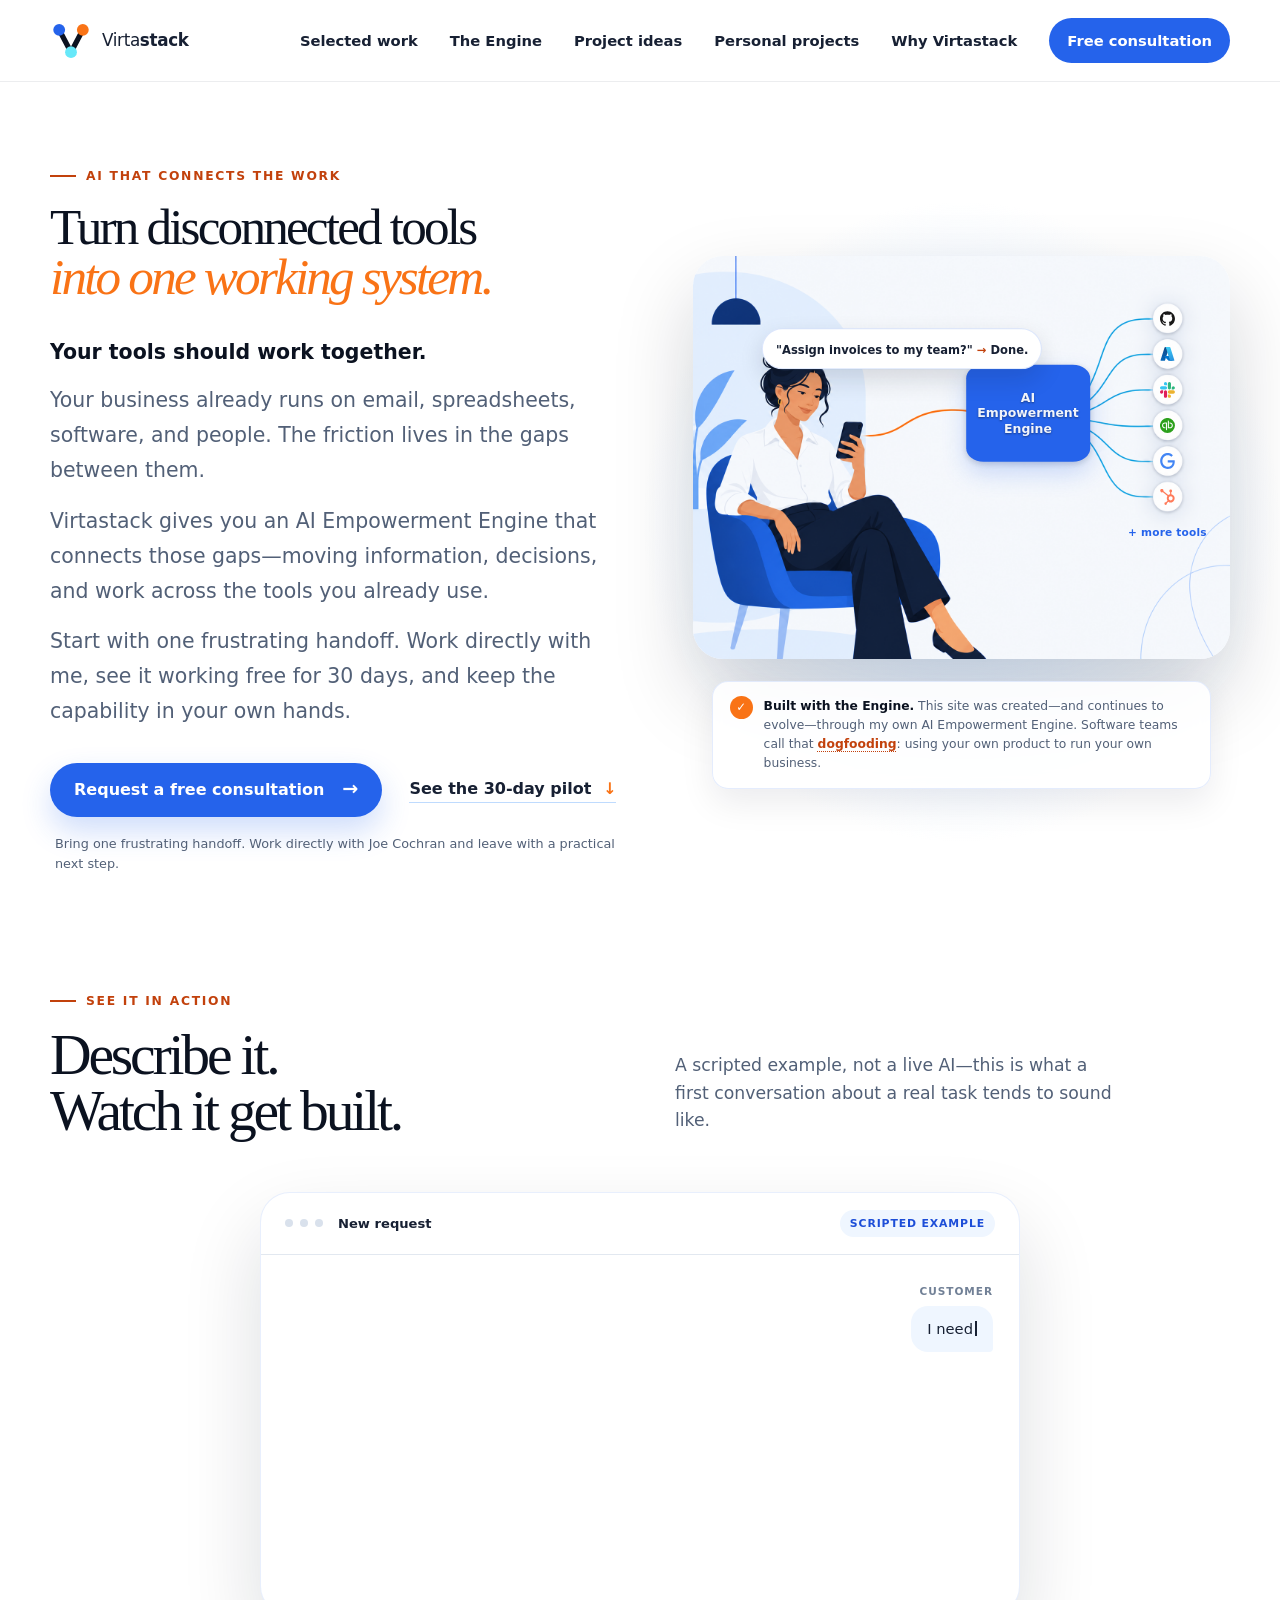
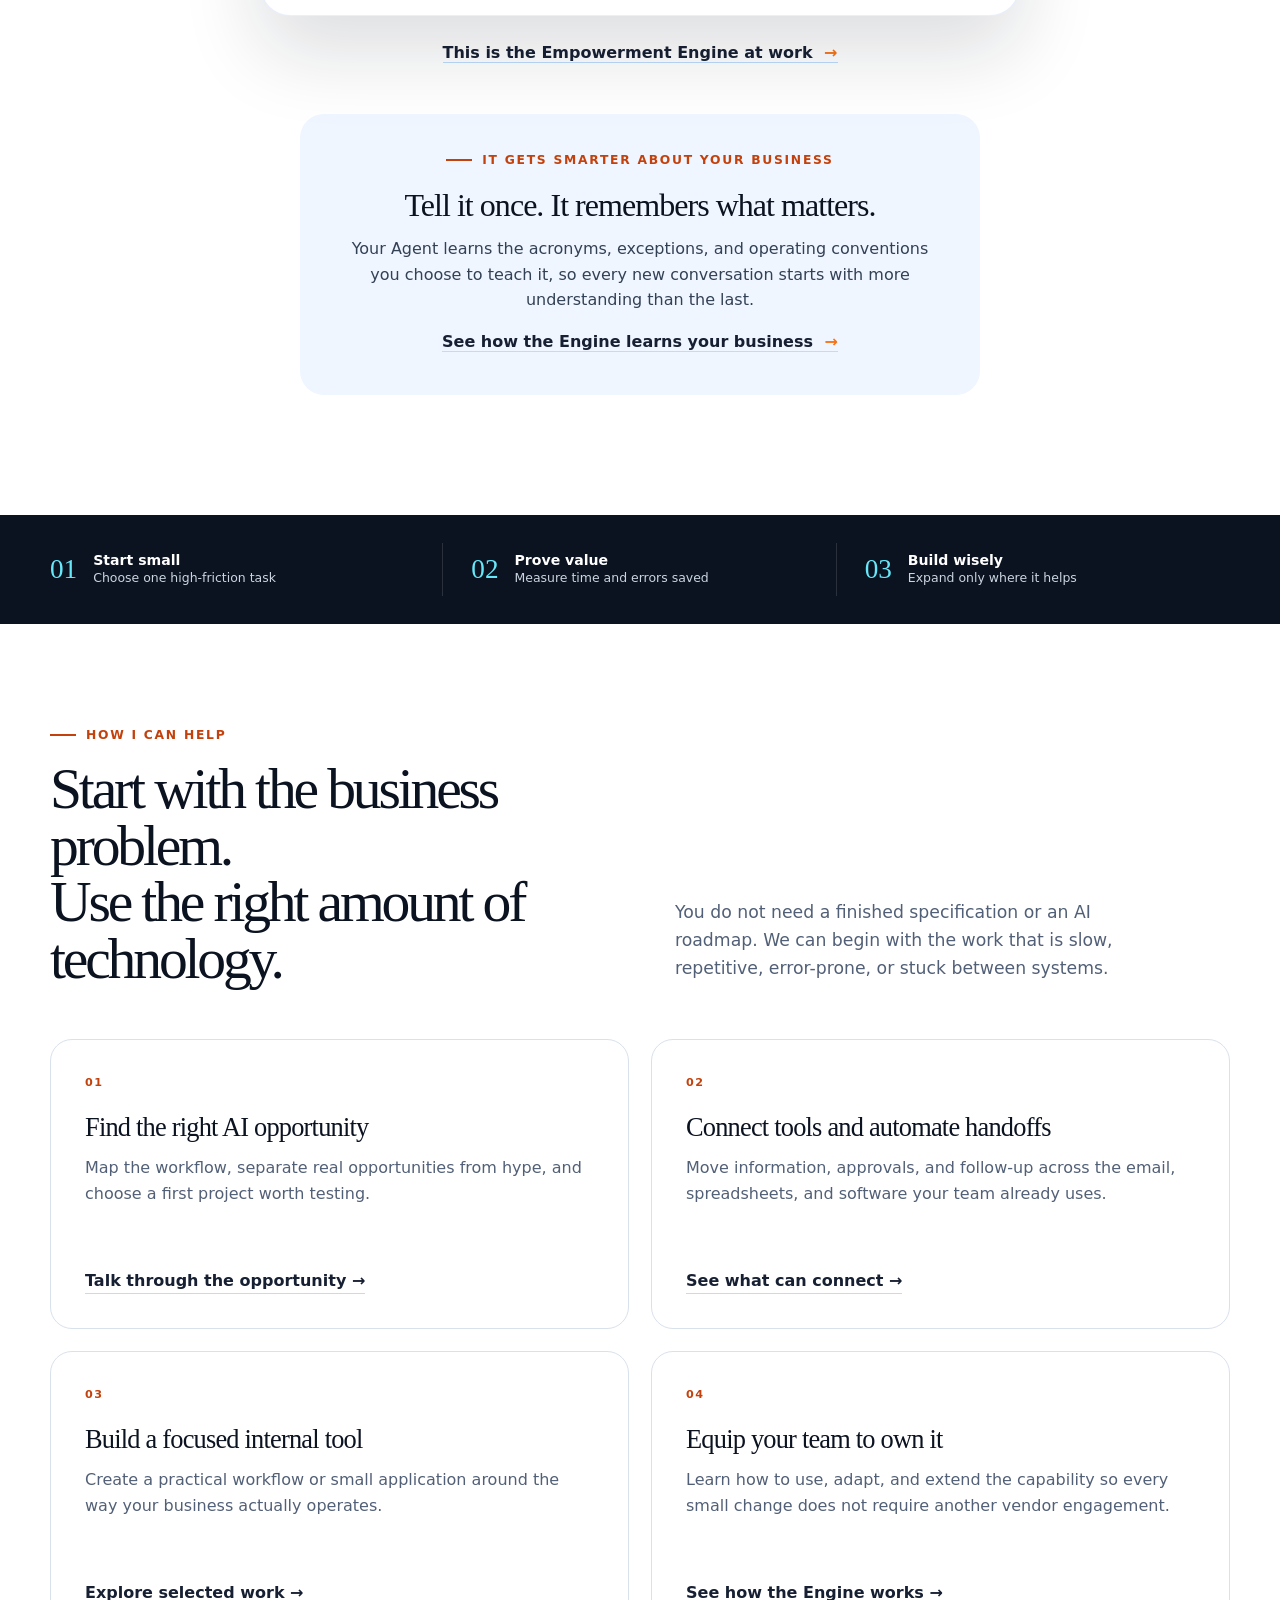
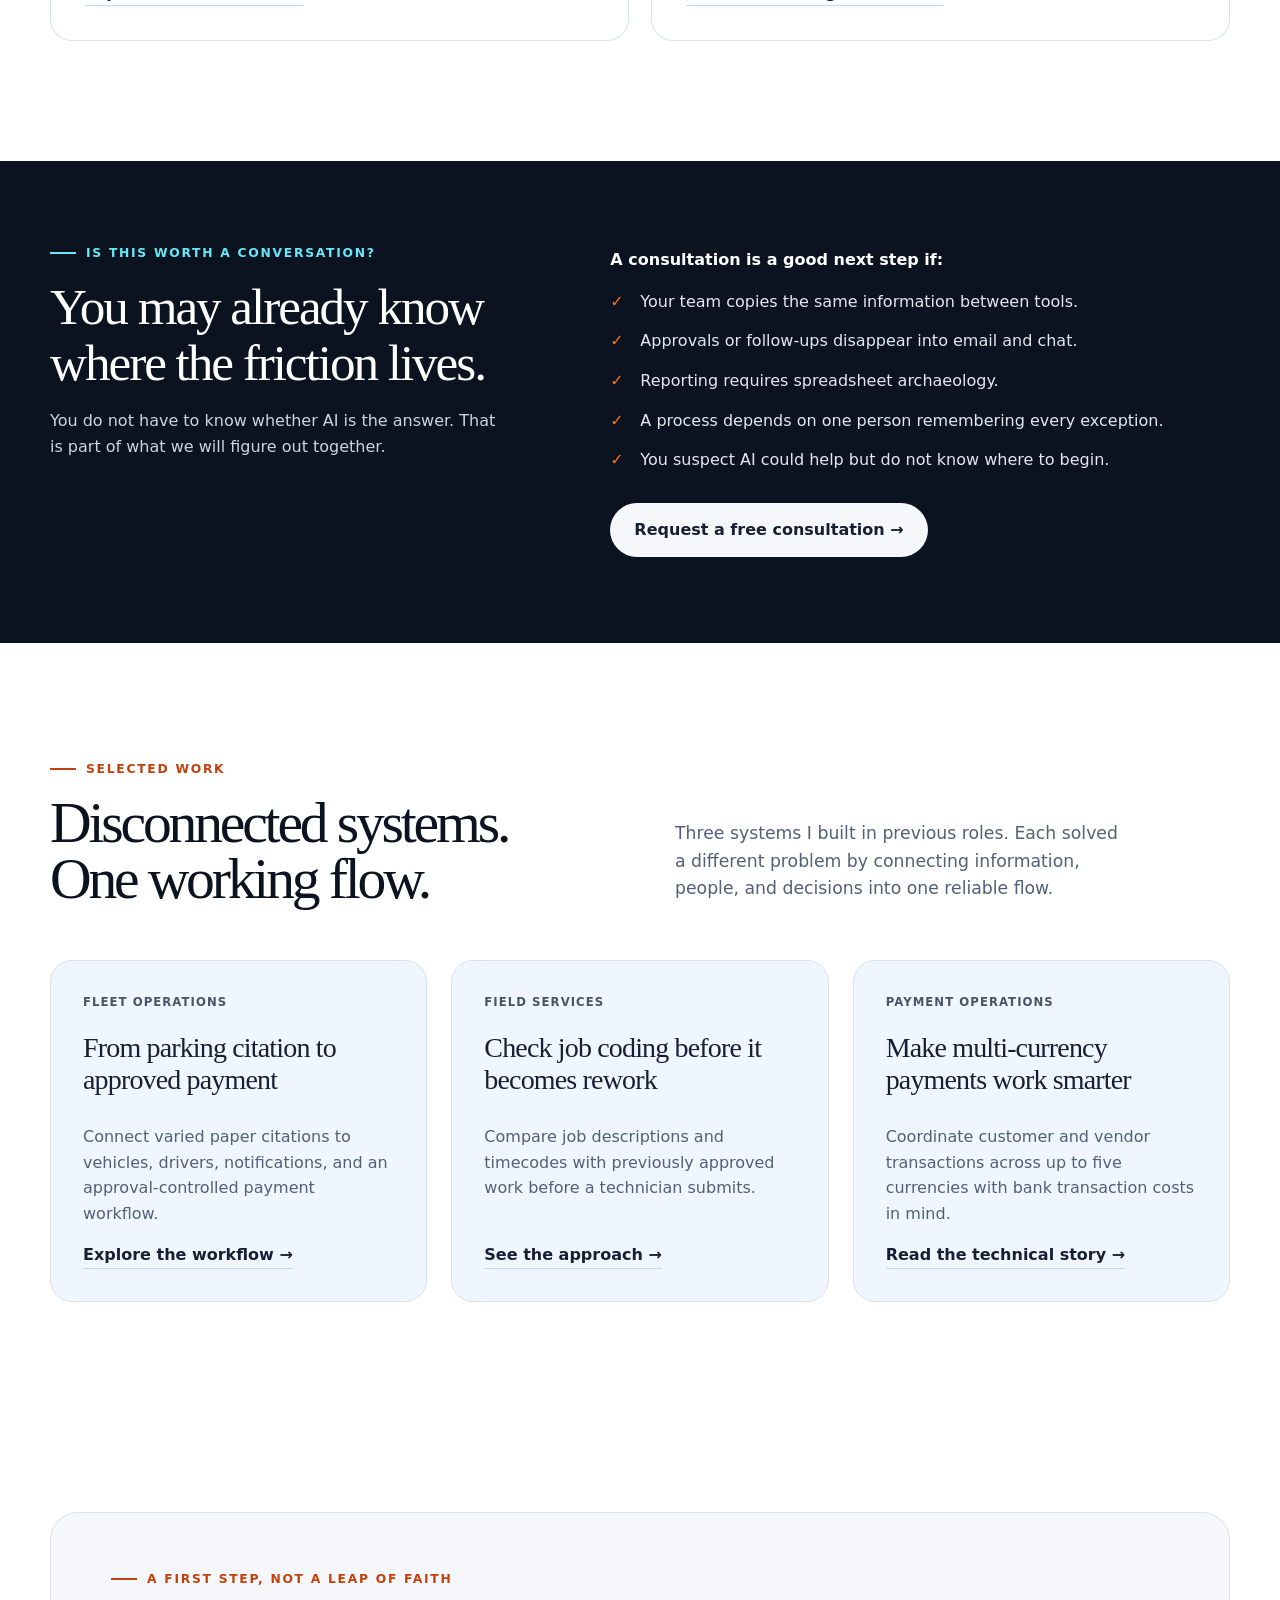
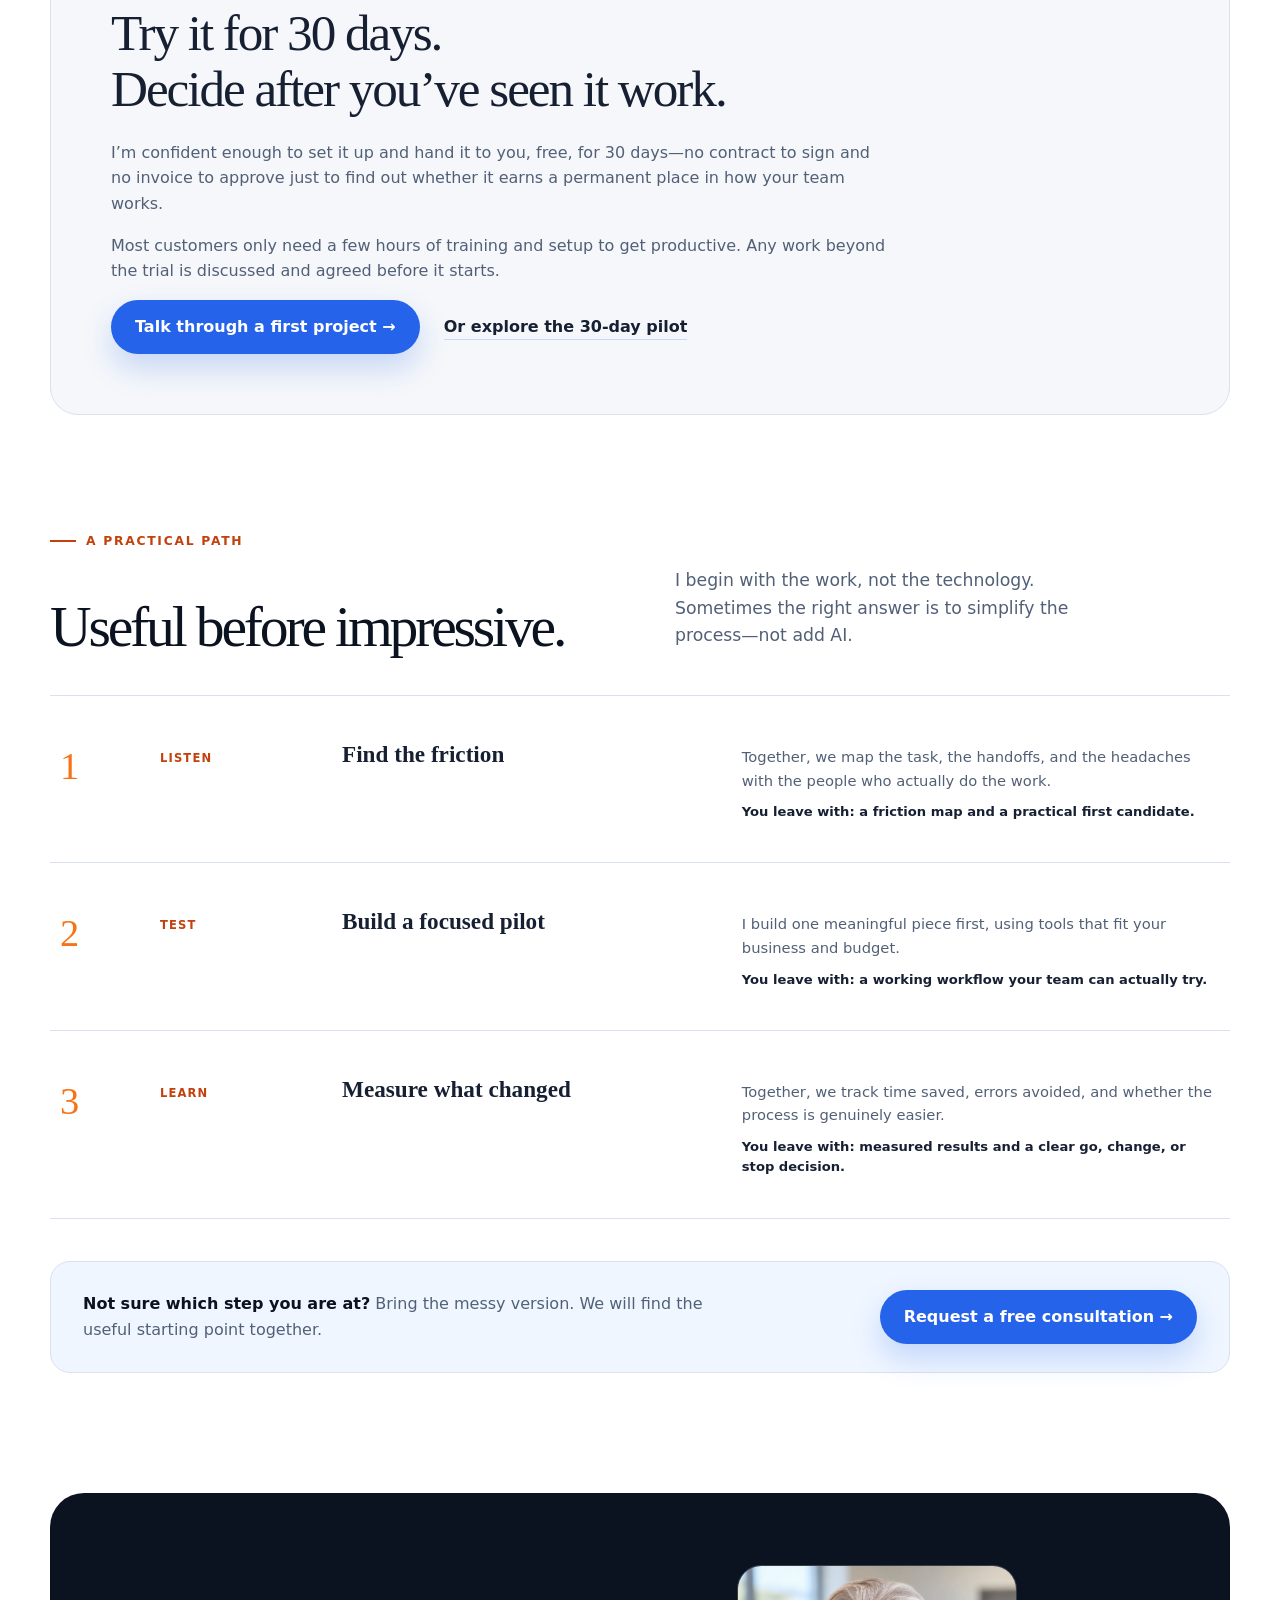
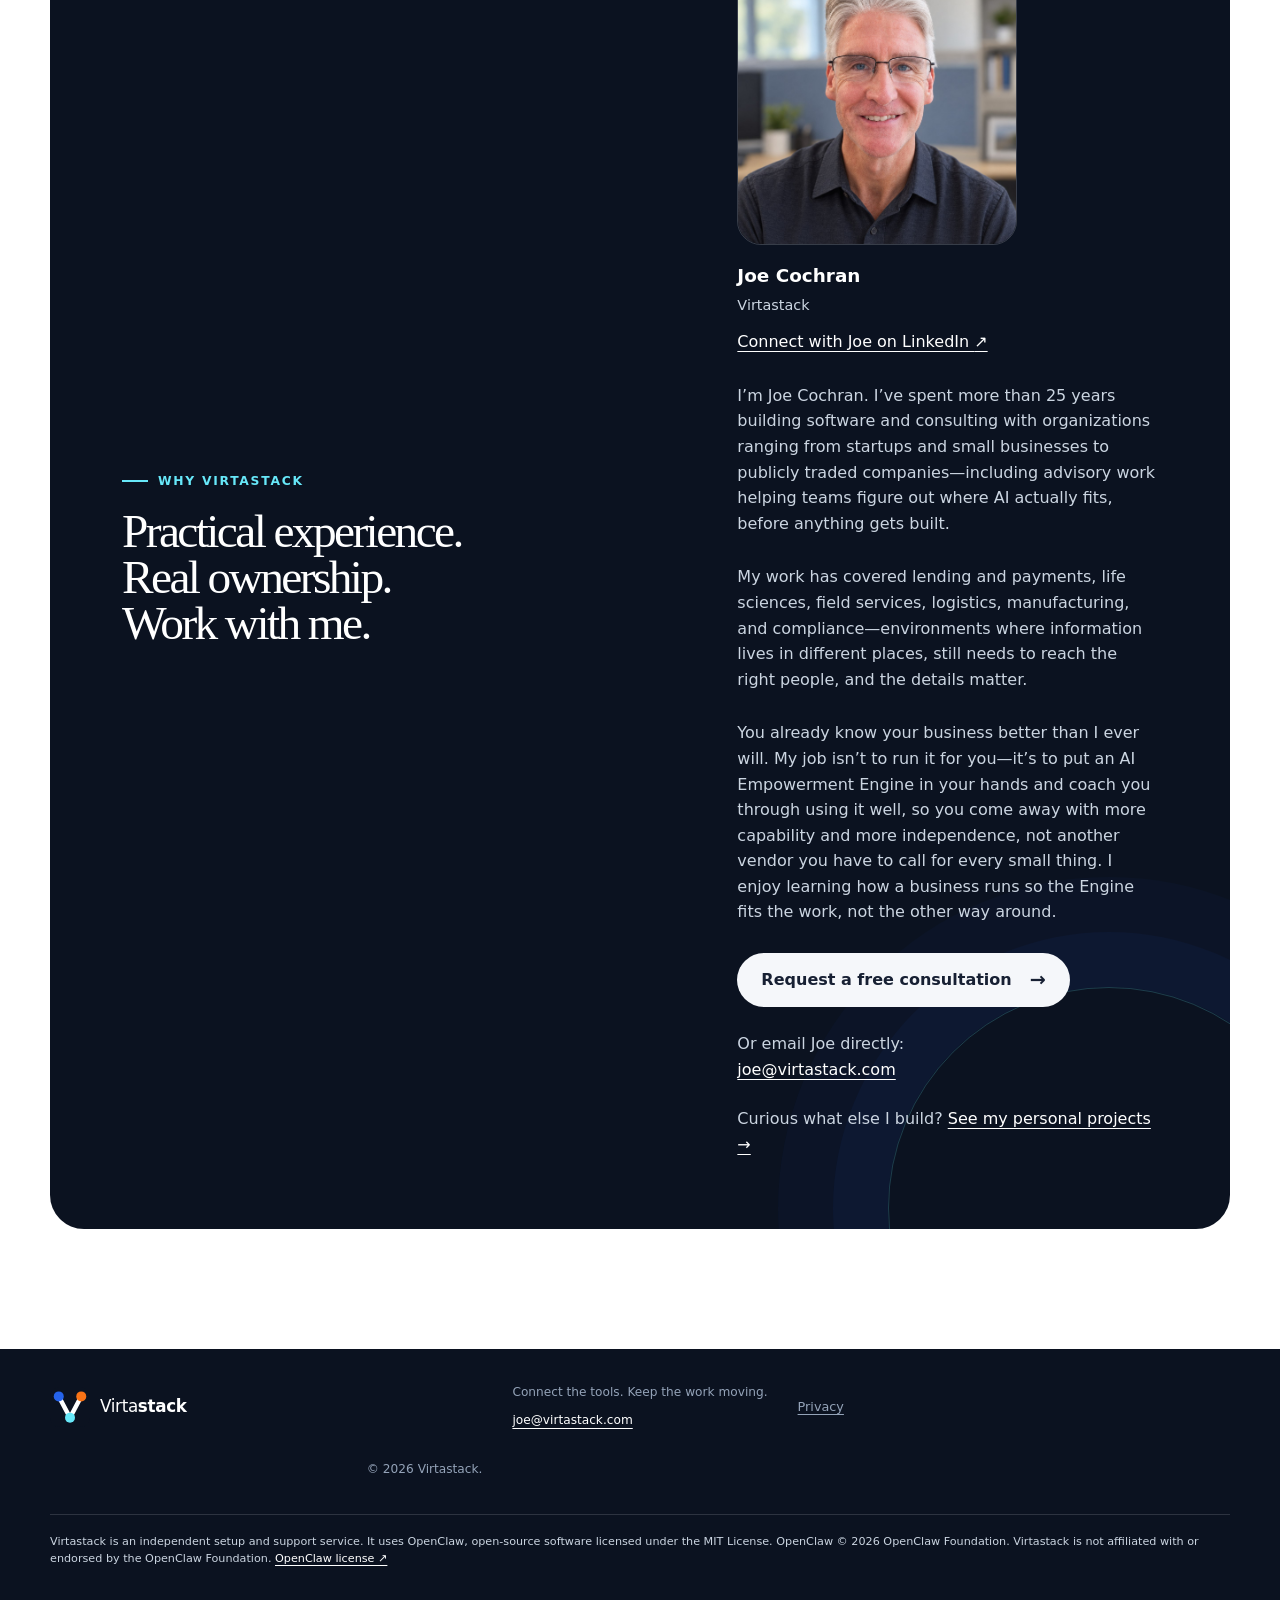
<file: index.html>
<!doctype html>
<html lang="en">
  <head>
    <meta charset="UTF-8" />
    <meta name="viewport" content="width=device-width, initial-scale=1.0" />
    <meta
      name="description"
      content="Virtastack connects the tools, data, and handoffs small and midsize businesses already rely on through a practical AI Empowerment Engine built around the way they work."
    />
    <meta name="theme-color" content="#0b1220" />
    <title>Virtastack | AI That Connects Your Work</title>
    <meta property="og:type" content="website" />
    <meta property="og:url" content="https://virtastack.com/" />
    <meta property="og:title" content="Virtastack | AI That Connects Your Work" />
    <meta property="og:description" content="Turn disconnected tools into one working system." />
    <meta property="og:image" content="https://virtastack.com/assets/brand/virtastack-social-card-v2.png" />
    <meta property="og:image:secure_url" content="https://virtastack.com/assets/brand/virtastack-social-card-v2.png" />
    <meta property="og:image:type" content="image/png" />
    <meta property="og:image:width" content="2400" />
    <meta property="og:image:height" content="1260" />
    <meta property="og:image:alt" content="Virtastack Signal V logo with the line Connect the tools. Keep the work moving." />
    <meta name="twitter:card" content="summary_large_image" />
    <link rel="stylesheet" href="styles.css" />
    <link rel="icon" href="assets/brand/virtastack-signal-v-tile.svg" type="image/svg+xml" />
    <script src="analytics.js" defer></script><script src="app.js" defer></script><script src="demo.js" defer></script>
  </head>
  <body>
    <a class="skip-link" href="#main">Skip to content</a>

    <header class="site-header">
      <a class="brand" href="#top" aria-label="Virtastack home">
        <span class="brand-mark" aria-hidden="true">
          <img src="assets/brand/virtastack-signal-v-mark.svg" alt="" />
        </span>
        <span class="brand-name"><strong>Virta</strong>stack</span>
      </a>

      <button class="menu-button" type="button" aria-expanded="false" aria-controls="site-nav">
        <span></span><span></span><span></span>
        <span class="sr-only">Open menu</span>
      </button>

      <nav id="site-nav" class="site-nav" aria-label="Main navigation">
        <a href="selected-work.html">Selected work</a>
        <a href="empowerment-engine.html">The Engine</a>
        <a href="project-ideas.html">Project ideas</a>
        <a href="personal-projects.html">Personal projects</a>
        <a href="#about">Why Virtastack</a>
        <a class="nav-cta" href="get-started.html#consultation">Free consultation</a>
      </nav>
    </header>

    <main id="main">
      <section id="top" class="hero section-shell">
        <div class="hero-copy reveal">
          <p class="eyebrow"><span></span> AI that connects the work</p>
          <h1><span class="hero-title-line">Turn disconnected tools </span><span class="hero-title-line"><em>into one working system.</em></span></h1>
          <div class="hero-lede">
            <p><strong>Your tools should work together.</strong> Your business already runs on email, spreadsheets, software, and people. The friction lives in the gaps between them.</p>
            <p>Virtastack gives you an AI Empowerment Engine that connects those gaps—moving information, decisions, and work across the tools you already use.</p>
            <p>Start with one frustrating handoff. Work directly with me, see it working free for 30 days, and keep the capability in your own hands.</p>
          </div>
          <div class="hero-actions">
            <a class="button button-primary" href="get-started.html#consultation">
              Request a free consultation
              <span aria-hidden="true">→</span>
            </a>
            <a class="text-link" href="#first-engagement">See the 30-day pilot <span aria-hidden="true">↓</span></a>
          </div>
          <p class="microcopy">Bring one frustrating handoff. Work directly with Joe Cochran and leave with a practical next step.</p>
        </div>

        <div class="hero-visual reveal" aria-label="Illustration: a business owner texts a request to the AI Empowerment Engine, which orchestrates GitHub, Azure, Slack, QuickBooks Online, Google Workspace, and HubSpot on her behalf">
          <div class="visual-glow"></div>
          <div class="engine-illustration">
            <img src="hero-engine-illustration-systems-blue.png" width="1448" height="1086" alt="A business owner texts a request from her phone. The message flows into a central Engine hub, which fans out to GitHub, Azure, Slack, QuickBooks Online, Google Workspace, and HubSpot." />
            <div class="engine-hub-label" style="--nx:62.5%; --ny:39%"><b>AI Empowerment<br>Engine</b></div>
            <div class="engine-node" style="--nx:88.36%; --ny:15.47%"><img src="logos/github.svg" alt="GitHub" /></div>
            <div class="engine-node" style="--nx:88.36%; --ny:24.31%"><img src="logos/azure.svg" alt="Azure" /></div>
            <div class="engine-node" style="--nx:88.36%; --ny:33.15%"><img src="logos/slack.svg" alt="Slack" /></div>
            <div class="engine-node" style="--nx:88.36%; --ny:41.99%"><img src="logos/quickbooks.svg" alt="QuickBooks Online" /></div>
            <div class="engine-node" style="--nx:88.36%; --ny:50.83%"><img src="logos/google-workspace.svg" alt="Google Workspace" /></div>
            <div class="engine-node" style="--nx:88.36%; --ny:59.67%"><img src="logos/hubspot.svg" alt="HubSpot" /></div>
            <p class="engine-more" style="--nx:88.36%; --ny:68.5%">+ more tools</p>
            <button type="button" class="engine-chat-trigger" style="--nx:39%; --ny:23%" aria-describedby="engine-chat-detail">
              <span>"Assign invoices to my team?" <b>→</b> Done.</span>
            </button>
            <div class="engine-chat-tooltip" id="engine-chat-detail" role="note" style="--nx:39%; --ny:23%">
              <div class="creation-chat">
                <div class="chat-line chat-customer"><span class="chat-label">You</span><p class="chat-bubble">I need a way to assign incoming invoices to my staff for review and approval.</p></div>
                <div class="chat-line chat-agent"><span class="chat-label">Engine</span><p class="chat-bubble">Sure — how are invoices coming in today, and who decides who approves each one?</p></div>
                <p class="creation-more">· · · a few more scoping questions · · ·</p>
                <div class="chat-line chat-agent"><span class="chat-label">Engine</span><p class="chat-bubble">Built it — here's your invoice review workflow. Take a look.</p></div>
                <div class="chat-line chat-customer"><span class="chat-label">You</span><p class="chat-bubble">Can you match it to our branding? Bright orange and black.</p></div>
                <div class="chat-line chat-agent"><span class="chat-label">Engine</span><p class="chat-bubble">Done — updated to your colors.</p></div>
              </div>
            </div>
          </div>
          <aside class="engine-proof" aria-label="Built with the AI Empowerment Engine">
            <span class="engine-proof-mark" aria-hidden="true">✓</span>
            <p><strong>Built with the Engine.</strong> This site was created—and continues to evolve—through my own AI Empowerment Engine. Software teams call that <button type="button" class="proof-trigger" aria-describedby="dogfooding-proof">dogfooding</button>: using your own product to run your own business.</p>
            <div class="proof-tooltip" id="dogfooding-proof" role="note">
              <img src="dogfooding-proof.jpg" width="1116" height="400" loading="lazy" alt="A real exchange with my Engine: I said the site should spell out &quot;AI Empowerment Engine&quot; instead of the abbreviation AIEE, and it found and fixed every instance on the live site." />
              <p class="proof-tooltip-caption"><strong>Example:</strong> The website used to say "AIEE" here, but I used my own Engine to fix it, all without touching any code.</p>
            </div>
          </aside>
        </div>
      </section>

      <section id="demo" class="section-shell demo-section section-space">
        <div class="section-heading reveal">
          <p class="eyebrow"><span></span> See it in action</p>
          <h2>Describe it.<br />Watch it get built.</h2>
          <p>A scripted example, not a live AI—this is what a first conversation about a real task tends to sound like.</p>
        </div>
        <div class="demo-window reveal">
          <div class="window-bar">
            <span></span><span></span><span></span>
            <p>New request</p>
            <b>Scripted example</b>
          </div>
          <div class="demo-chat" id="demo-chat" aria-hidden="true"></div>
          <div class="sr-only">
            <p><strong>Customer:</strong> I need a process that pulls data from the utility providers for all my tenants, puts those into a Google Sheet, and then emails the tenant their portion of the bill.</p>
            <p><strong>Agent:</strong> Got it. Quick check first — how many units, how many different utility providers, and how do you get the data today? Portal logins, PDF bills, something else?</p>
            <p><strong>Customer:</strong> 12 units, 3 utility companies. Right now I log into each portal by hand every month.</p>
            <p><strong>Agent:</strong> That's the part worth killing. Here's what I'll build: pull each tenant's usage from the three portals on your bill date, split it into a shared Google Sheet by unit, then auto-email each tenant their portion. You'll get a summary first so you can spot-check before anything goes out.</p>
            <p><strong>Customer:</strong> Can it flag if a bill looks unusually high?</p>
            <p><strong>Agent:</strong> Good call — I'll add a threshold check against that tenant's 3-month average, so a spike gets flagged before it ever reaches them.</p>
            <p><strong>Agent:</strong> Built it against your last three months of bills. Here's the sheet and a sample tenant email — take a look.</p>
            <p><strong>Agent:</strong> [Delivered: Tenant Utility Split.gsheet — Google Sheet, 12 tenants]</p>
            <p><strong>Customer:</strong> This is great — next, could we get a phone app where I can forward each tenant's bill straight to the email I've got on file for them, and they can pay their share right from a Venmo link?</p>
            <p><strong>Agent:</strong> Two quick things before I scope that: do you want it hosted on the environment I already have running for you, or somewhere else? And should the Venmo link point to one account for the whole property, or a separate one per building?</p>
          </div>
        </div>
        <p class="demo-cta"><a class="text-link" href="empowerment-engine.html">This is the Empowerment Engine at work <span aria-hidden="true">→</span></a></p>
        <div class="memory-teaser">
          <p class="eyebrow"><span></span> It gets smarter about your business</p>
          <h3>Tell it once. It remembers what matters.</h3>
          <p>Your Agent learns the acronyms, exceptions, and operating conventions you choose to teach it, so every new conversation starts with more understanding than the last.</p>
          <a class="text-link" href="empowerment-engine.html#memory">See how the Engine learns your business <span aria-hidden="true">→</span></a>
        </div>
      </section>

      <section class="trust-strip" aria-label="My approach">
        <div><span>01</span><p><strong>Start small</strong>Choose one high-friction task</p></div>
        <div><span>02</span><p><strong>Prove value</strong>Measure time and errors saved</p></div>
        <div><span>03</span><p><strong>Build wisely</strong>Expand only where it helps</p></div>
      </section>

      <section id="services" class="section-shell services-section section-space">
        <div class="section-heading">
          <p class="eyebrow"><span></span> How I can help</p>
          <h2>Start with the business problem.<br />Use the right amount of technology.</h2>
          <p>You do not need a finished specification or an AI roadmap. We can begin with the work that is slow, repetitive, error-prone, or stuck between systems.</p>
        </div>
        <div class="service-grid">
          <article class="service-card">
            <span class="service-number">01</span>
            <h3>Find the right AI opportunity</h3>
            <p>Map the workflow, separate real opportunities from hype, and choose a first project worth testing.</p>
            <a class="text-link" href="get-started.html#consultation">Talk through the opportunity →</a>
          </article>
          <article class="service-card">
            <span class="service-number">02</span>
            <h3>Connect tools and automate handoffs</h3>
            <p>Move information, approvals, and follow-up across the email, spreadsheets, and software your team already uses.</p>
            <a class="text-link" href="project-ideas.html">See what can connect →</a>
          </article>
          <article class="service-card">
            <span class="service-number">03</span>
            <h3>Build a focused internal tool</h3>
            <p>Create a practical workflow or small application around the way your business actually operates.</p>
            <a class="text-link" href="selected-work.html">Explore selected work →</a>
          </article>
          <article class="service-card">
            <span class="service-number">04</span>
            <h3>Equip your team to own it</h3>
            <p>Learn how to use, adapt, and extend the capability so every small change does not require another vendor engagement.</p>
            <a class="text-link" href="empowerment-engine.html">See how the Engine works →</a>
          </article>
        </div>
      </section>

      <section class="fit-section">
        <div class="section-shell fit-layout">
          <div>
            <p class="eyebrow eyebrow-light"><span></span> Is this worth a conversation?</p>
            <h2>You may already know where the friction lives.</h2>
            <p>You do not have to know whether AI is the answer. That is part of what we will figure out together.</p>
          </div>
          <div>
            <p class="fit-intro">A consultation is a good next step if:</p>
            <ul class="fit-list">
              <li>Your team copies the same information between tools.</li>
              <li>Approvals or follow-ups disappear into email and chat.</li>
              <li>Reporting requires spreadsheet archaeology.</li>
              <li>A process depends on one person remembering every exception.</li>
              <li>You suspect AI could help but do not know where to begin.</li>
            </ul>
            <a class="button button-cream" href="get-started.html#consultation">Request a free consultation →</a>
          </div>
        </div>
      </section>

      <section id="selected-work" class="section-shell work-preview section-space">
        <div class="section-heading">
          <p class="eyebrow"><span></span> Selected work</p>
          <h2>Disconnected systems.<br />One working flow.</h2>
          <p>Three systems I built in previous roles. Each solved a different problem by connecting information, people, and decisions into one reliable flow.</p>
        </div>
        <div class="work-grid">
          <a class="work-card" href="selected-work.html#fleet-citations"><span class="work-category">Fleet operations</span><h3>From parking citation to approved payment</h3><p>Connect varied paper citations to vehicles, drivers, notifications, and an approval-controlled payment workflow.</p><span class="text-link">Explore the workflow →</span></a>
          <a class="work-card" href="selected-work.html#field-services"><span class="work-category">Field services</span><h3>Check job coding before it becomes rework</h3><p>Compare job descriptions and timecodes with previously approved work before a technician submits.</p><span class="text-link">See the approach →</span></a>
          <a class="work-card" href="selected-work.html#multi-currency"><span class="work-category">Payment operations</span><h3>Make multi-currency payments work smarter</h3><p>Coordinate customer and vendor transactions across up to five currencies with bank transaction costs in mind.</p><span class="text-link">Read the technical story →</span></a>
        </div>
      </section>

      <section id="first-engagement" class="section-shell engagement-section">
        <div class="engagement-card">
          <p class="eyebrow"><span></span> A first step, not a leap of faith</p>
          <h2>Try it for 30 days.<br />Decide after you’ve seen it work.</h2>
          <p>I’m confident enough to set it up and hand it to you, free, for 30 days—no contract to sign and no invoice to approve just to find out whether it earns a permanent place in how your team works.</p>
          <p>Most customers only need a few hours of training and setup to get productive. Any work beyond the trial is discussed and agreed before it starts.</p>
          <div class="engagement-actions">
            <a class="button button-primary" href="get-started.html#consultation">Talk through a first project →</a>
            <a class="text-link" href="get-started.html#fork">Or explore the 30-day pilot</a>
          </div>
        </div>
      </section>

      <section id="how-it-works" class="process-section section-shell section-space">
        <div class="section-heading reveal">
          <p class="eyebrow"><span></span> A practical path</p>
          <h2>Useful before impressive.</h2>
          <p>I begin with the work, not the technology. Sometimes the right answer is to simplify the process—not add AI.</p>
        </div>
        <div class="process-list">
          <article class="process-step reveal">
            <span>1</span>
            <div><small>Listen</small><h3>Find the friction</h3><p>Together, we map the task, the handoffs, and the headaches with the people who actually do the work.<strong class="process-output">You leave with: a friction map and a practical first candidate.</strong></p></div>
          </article>
          <article class="process-step reveal">
            <span>2</span>
            <div><small>Test</small><h3>Build a focused pilot</h3><p>I build one meaningful piece first, using tools that fit your business and budget.<strong class="process-output">You leave with: a working workflow your team can actually try.</strong></p></div>
          </article>
          <article class="process-step reveal">
            <span>3</span>
            <div><small>Learn</small><h3>Measure what changed</h3><p>Together, we track time saved, errors avoided, and whether the process is genuinely easier.<strong class="process-output">You leave with: measured results and a clear go, change, or stop decision.</strong></p></div>
          </article>
        </div>
        <div class="process-cta">
          <p><strong>Not sure which step you are at?</strong> Bring the messy version. We will find the useful starting point together.</p>
          <a class="button button-primary" href="get-started.html#consultation">Request a free consultation →</a>
        </div>
      </section>

      <section id="about" class="about-section section-shell">
        <div class="about-card reveal">
          <div>
            <p class="eyebrow eyebrow-light"><span></span> Why Virtastack</p>
            <h2>Practical experience.<br />Real ownership.<br />Work with me.</h2>
          </div>
          <div class="about-copy">
            <figure class="founder-profile">
              <img class="founder-headshot" src="assets/joe-cochran.jpg" alt="Joe Cochran" width="1254" height="1254" loading="lazy" decoding="async" />
              <figcaption><strong>Joe Cochran</strong><span>Virtastack</span><a class="founder-linkedin" href="https://www.linkedin.com/in/joetcochran/" target="_blank" rel="noopener noreferrer">Connect with Joe on LinkedIn <span class="linkedin-external" aria-hidden="true">↗</span></a></figcaption>
            </figure>
            <p>
              I’m Joe Cochran. I’ve spent more than 25 years building software and consulting with organizations ranging from startups and small businesses to publicly traded companies—including advisory work helping teams figure out where AI actually fits, before anything gets built.
            </p>
            <p>My work has covered lending and payments, life sciences, field services, logistics, manufacturing, and compliance—environments where information lives in different places, still needs to reach the right people, and the details matter.
            </p>
            <p>You already know your business better than I ever will. My job isn’t to run it for you—it’s to put an <a href="empowerment-engine.html">AI Empowerment Engine</a> in your hands and coach you through using it well, so you come away with more capability and more independence, not another vendor you have to call for every small thing. I enjoy learning how a business runs so the Engine fits the work, not the other way around.
            </p>
            <a class="button button-cream" href="get-started.html#consultation">Request a free consultation <span>→</span></a>
            <p class="direct-contact">Or email Joe directly:<br /><a href="mailto:joe@virtastack.com">joe@virtastack.com</a></p>
            <p class="direct-contact">Curious what else I build? <a href="personal-projects.html">See my personal projects →</a></p>
          </div>
        </div>
      </section>
    </main>

    <footer class="site-footer">
      <a class="brand brand-footer" href="#top">
        <span class="brand-mark" aria-hidden="true">
          <img src="assets/brand/virtastack-signal-v-tile.svg" alt="" />
        </span>
        <span class="brand-name"><strong>Virta</strong>stack</span>
      </a>
      <div class="footer-contact"><p>Connect the tools. Keep the work moving.</p><a href="mailto:joe@virtastack.com">joe@virtastack.com</a></div>
      <div class="privacy-links"><a href="privacy.html">Privacy</a><button type="button" data-analytics-settings hidden>Analytics preferences</button></div>
      <p class="copyright">© <span id="year"></span> Virtastack.</p>
      <p class="footer-legal">Virtastack is an independent setup and support service. It uses OpenClaw, open-source software licensed under the MIT License. OpenClaw © 2026 OpenClaw Foundation. Virtastack is not affiliated with or endorsed by the OpenClaw Foundation. <a href="https://github.com/openclaw/openclaw/blob/main/LICENSE" target="_blank" rel="noopener noreferrer">OpenClaw license <span aria-hidden="true">↗</span></a></p>
    </footer>
  </body>
</html>
</file>
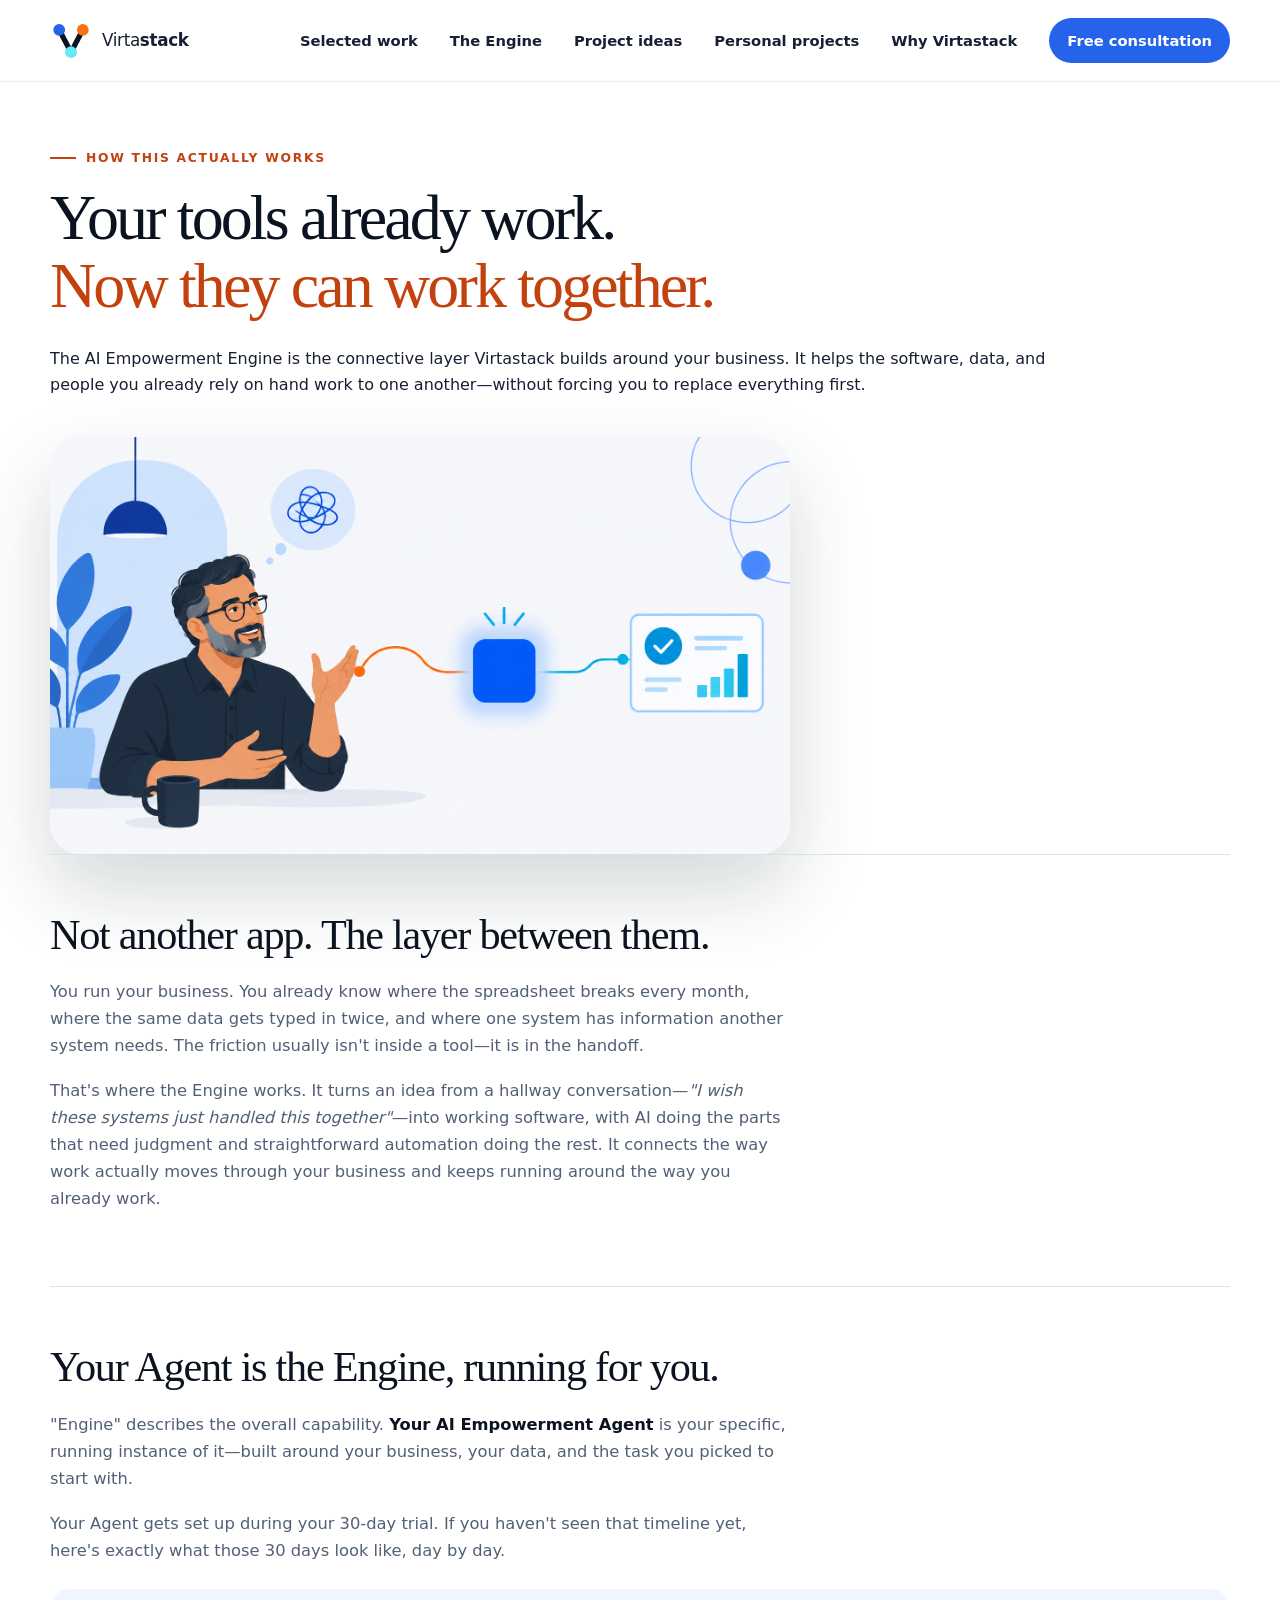
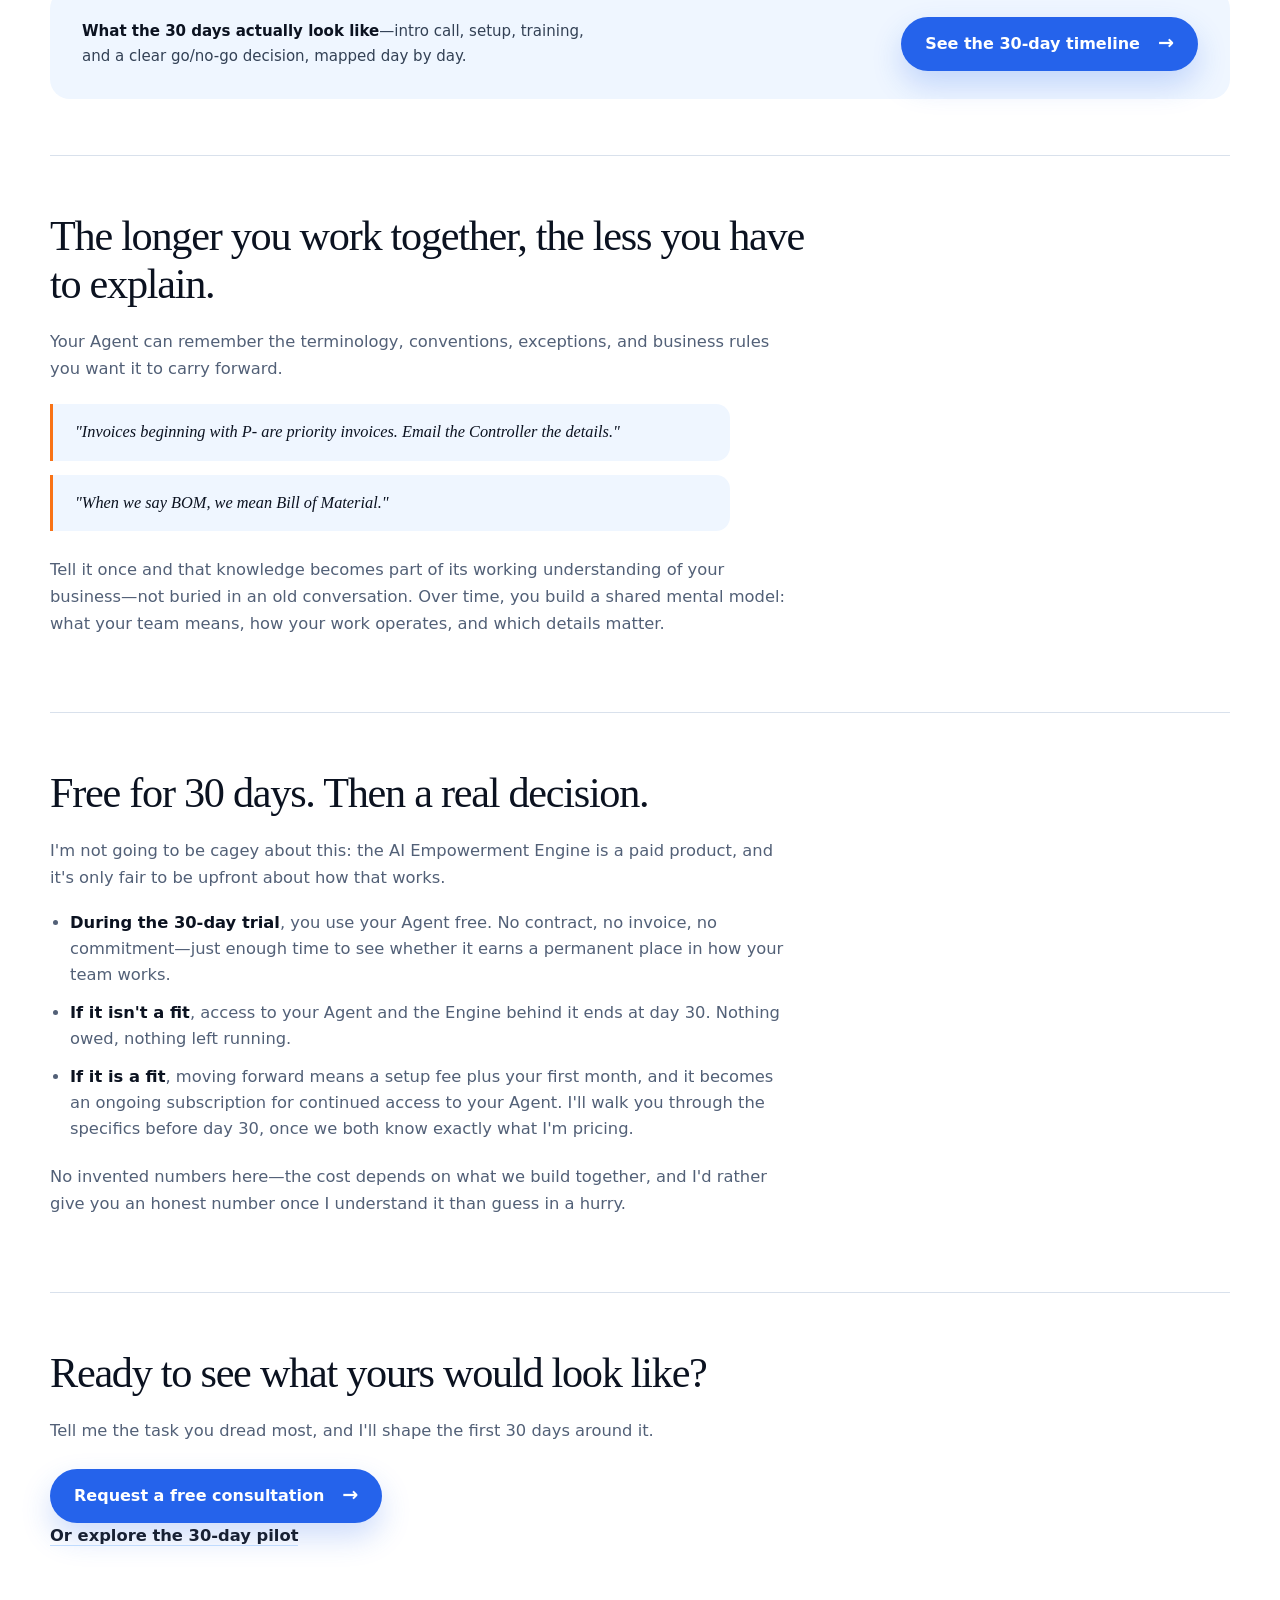
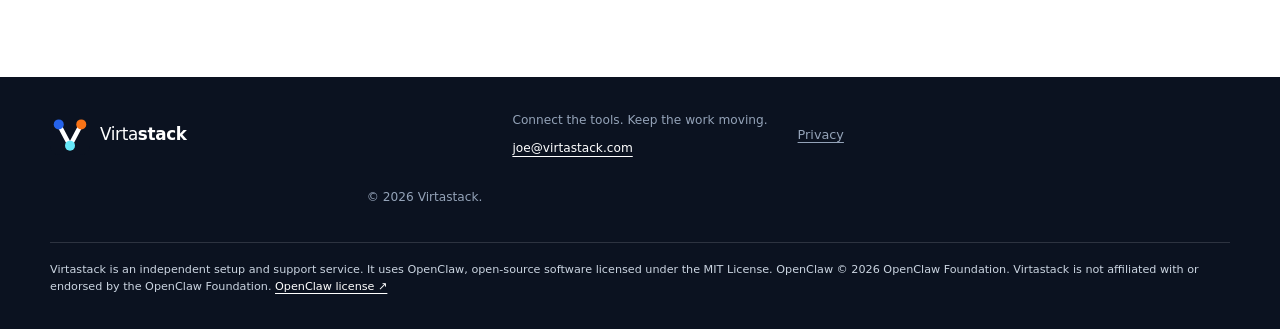
<file: empowerment-engine.html>
<!doctype html>
<html lang="en"><head><meta charset="UTF-8" /><meta name="viewport" content="width=device-width, initial-scale=1" />
<title>The AI Empowerment Engine | Virtastack</title><meta name="description" content="The AI Empowerment Engine connects the tools, data, people, and handoffs your business already relies on—without making you replace everything first." />
<link rel="stylesheet" href="styles.css" />
    <link rel="icon" href="assets/brand/virtastack-signal-v-tile.svg" type="image/svg+xml" /><script src="app.js" defer></script>
<style>
.engine-page{padding-block:70px 100px}
.engine-intro{max-width:1040px}
.engine-intro h1{font:500 clamp(2.6rem,5vw,4.6rem)/1.06 Georgia,serif;letter-spacing:-.045em;margin:0 0 26px;color:var(--ink-deep)}
@media(min-width:761px){.engine-intro h1{white-space:nowrap}}
.engine-intro h1 em{color:var(--coral-dark);font-style:normal}
.engine-intro>p:last-child{max-width:720px;font-size:1.12rem;line-height:1.65;color:#526077}
.engine-hero-art{max-width:740px;margin-top:40px;border-radius:30px;overflow:hidden;box-shadow:0 36px 80px rgba(16,46,43,.18)}
.engine-hero-art img{display:block;width:100%;height:auto}
.engine-section{border-top:1px solid var(--line);padding-block:56px}
.engine-section h2{font:500 clamp(1.9rem,3.3vw,2.7rem)/1.15 Georgia,serif;letter-spacing:-.03em;color:var(--ink-deep);margin:0 0 20px;max-width:760px}
.engine-section p{max-width:740px;color:#526077;margin:0 0 18px;font-size:1.02rem;line-height:1.65}
.engine-section p strong{color:var(--ink-deep)}
.engine-link-card{display:flex;flex-wrap:wrap;align-items:center;justify-content:space-between;gap:20px;margin-top:24px;padding:28px 32px;background:var(--mint-pale);border-radius:20px}
.engine-link-card p{margin:0;max-width:520px;color:#334155;font-size:.94rem}
.engine-link-card .button{flex-shrink:0}
.engine-examples{margin:22px 0 26px;display:grid;gap:14px;max-width:680px}
.engine-examples blockquote{margin:0;padding:16px 22px;border-left:3px solid var(--coral);background:var(--mint-pale);border-radius:0 14px 14px 0;font:italic 500 1.02rem/1.5 Georgia,serif;color:var(--ink-deep)}
.engine-honesty ul{margin:0 0 22px;padding-left:20px;color:#526077;max-width:740px}
.engine-honesty li{margin-bottom:12px;line-height:1.6;font-size:1.02rem}
.engine-honesty li strong{color:var(--ink-deep)}
.engine-cta{padding-block:56px 10px}
.engine-cta .button{margin-top:6px}
@media(max-width:760px){
.engine-link-card{flex-direction:column;align-items:flex-start}
.engine-link-card .button{width:100%;justify-content:center}
}
</style></head><body>
<a class="skip-link" href="#main">Skip to content</a>
    <header class="site-header">
      <a class="brand" href="index.html#top" aria-label="Virtastack home">
        <span class="brand-mark" aria-hidden="true">
          <img src="assets/brand/virtastack-signal-v-mark.svg" alt="" />
        </span>
        <span class="brand-name"><strong>Virta</strong>stack</span>
      </a>

      <button class="menu-button" type="button" aria-expanded="false" aria-controls="site-nav">
        <span></span><span></span><span></span>
        <span class="sr-only">Open menu</span>
      </button>

      <nav id="site-nav" class="site-nav" aria-label="Main navigation">
        <a href="selected-work.html">Selected work</a>
        <a href="empowerment-engine.html">The Engine</a>
        <a href="project-ideas.html">Project ideas</a>
        <a href="personal-projects.html">Personal projects</a>
        <a href="index.html#about">Why Virtastack</a>
        <a class="nav-cta" href="get-started.html#consultation">Free consultation</a>
      </nav>
    </header>

<main id="main" class="section-shell engine-page">

<div class="engine-intro"><p class="eyebrow"><span></span> How this actually works</p>
<h1>Your tools already work.<br /><em>Now they can work together.</em></h1>
<p>The AI Empowerment Engine is the connective layer Virtastack builds around your business. It helps the software, data, and people you already rely on hand work to one another—without forcing you to replace everything first.</p>
<div class="engine-hero-art"><img src="empowerment-engine-hero-systems-blue.png" width="1672" height="941" alt="A person mid-conversation, an already-understood problem shown as a small tangled icon above their head, connected by a line to a cobalt Engine node, which connects onward to a finished dashboard with a checkmark and rising bars." /></div>
</div>

<section class="engine-section" aria-labelledby="what-heading">
<h2 id="what-heading">Not another app. The layer between them.</h2>
<p>You run your business. You already know where the spreadsheet breaks every month, where the same data gets typed in twice, and where one system has information another system needs. The friction usually isn't inside a tool—it is in the handoff.</p>
<p>That's where the Engine works. It turns an idea from a hallway conversation—<em>"I wish these systems just handled this together"</em>—into working software, with AI doing the parts that need judgment and straightforward automation doing the rest. It connects the way work actually moves through your business and keeps running around the way you already work.</p>
</section>

<section class="engine-section" aria-labelledby="agent-heading">
<h2 id="agent-heading">Your Agent is the Engine, running for you.</h2>
<p>"Engine" describes the overall capability. <strong>Your AI Empowerment Agent</strong> is your specific, running instance of it—built around your business, your data, and the task you picked to start with.</p>
<p>Your Agent gets set up during your 30-day trial. If you haven't seen that timeline yet, here's exactly what those 30 days look like, day by day.</p>
<div class="engine-link-card">
<p><strong>What the 30 days actually look like</strong>—intro call, setup, training, and a clear go/no-go decision, mapped day by day.</p>
<a class="button button-primary" href="get-started.html#timeline">See the 30-day timeline <span aria-hidden="true">→</span></a>
</div>
</section>

<section class="engine-section" aria-labelledby="memory-heading" id="memory">
<h2 id="memory-heading">The longer you work together, the less you have to explain.</h2>
<p>Your Agent can remember the terminology, conventions, exceptions, and business rules you want it to carry forward.</p>
<div class="engine-examples">
<blockquote>"Invoices beginning with P- are priority invoices. Email the Controller the details."</blockquote>
<blockquote>"When we say BOM, we mean Bill of Material."</blockquote>
</div>
<p>Tell it once and that knowledge becomes part of its working understanding of your business—not buried in an old conversation. Over time, you build a shared mental model: what your team means, how your work operates, and which details matter.</p>
</section>

<section class="engine-section engine-honesty" aria-labelledby="day30-heading">
<h2 id="day30-heading">Free for 30 days. Then a real decision.</h2>
<p>I'm not going to be cagey about this: the AI Empowerment Engine is a paid product, and it's only fair to be upfront about how that works.</p>
<ul>
<li><strong>During the 30-day trial</strong>, you use your Agent free. No contract, no invoice, no commitment—just enough time to see whether it earns a permanent place in how your team works.</li>
<li><strong>If it isn't a fit</strong>, access to your Agent and the Engine behind it ends at day 30. Nothing owed, nothing left running.</li>
<li><strong>If it is a fit</strong>, moving forward means a setup fee plus your first month, and it becomes an ongoing subscription for continued access to your Agent. I'll walk you through the specifics before day 30, once we both know exactly what I'm pricing.</li>
</ul>
<p>No invented numbers here—the cost depends on what we build together, and I'd rather give you an honest number once I understand it than guess in a hurry.</p>
</section>

<section class="engine-section engine-cta" aria-labelledby="cta-heading">
<h2 id="cta-heading">Ready to see what yours would look like?</h2>
<p>Tell me the task you dread most, and I'll shape the first 30 days around it.</p>
<a class="button button-primary" href="get-started.html#consultation">Request a free consultation <span aria-hidden="true">→</span></a>
<p><a class="text-link" href="get-started.html#fork">Or explore the 30-day pilot</a></p>
</section>

</main>

    <footer class="site-footer">
      <a class="brand brand-footer" href="index.html#top">
        <span class="brand-mark" aria-hidden="true">
          <img src="assets/brand/virtastack-signal-v-tile.svg" alt="" />
        </span>
        <span class="brand-name"><strong>Virta</strong>stack</span>
      </a>
      <div class="footer-contact"><p>Connect the tools. Keep the work moving.</p><a href="mailto:joe@virtastack.com">joe@virtastack.com</a></div>
      <div class="privacy-links"><a href="privacy.html">Privacy</a><button type="button" data-analytics-settings hidden>Analytics preferences</button></div>
      <p class="copyright">© <span id="year"></span> Virtastack.</p>
      <p class="footer-legal">Virtastack is an independent setup and support service. It uses OpenClaw, open-source software licensed under the MIT License. OpenClaw © 2026 OpenClaw Foundation. Virtastack is not affiliated with or endorsed by the OpenClaw Foundation. <a href="https://github.com/openclaw/openclaw/blob/main/LICENSE" target="_blank" rel="noopener noreferrer">OpenClaw license <span aria-hidden="true">↗</span></a></p>
    </footer>
</body></html>
</file>
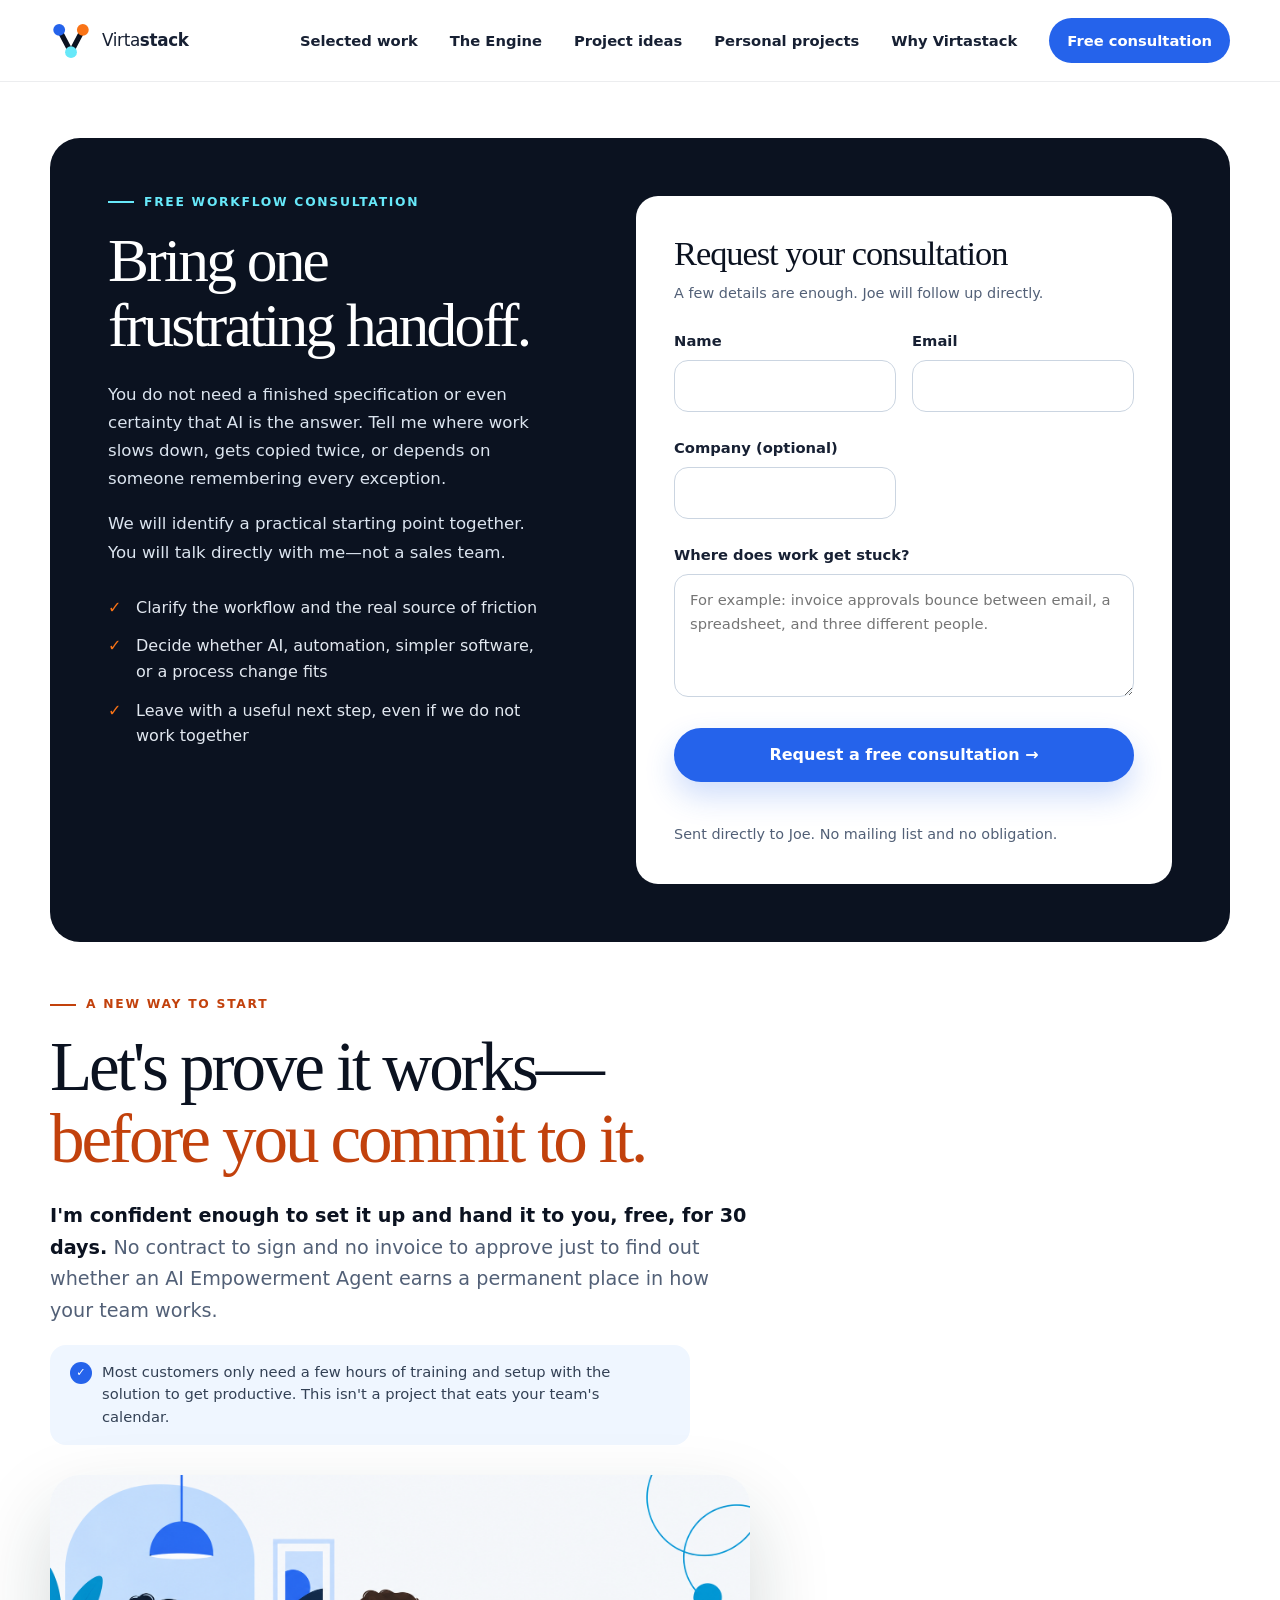
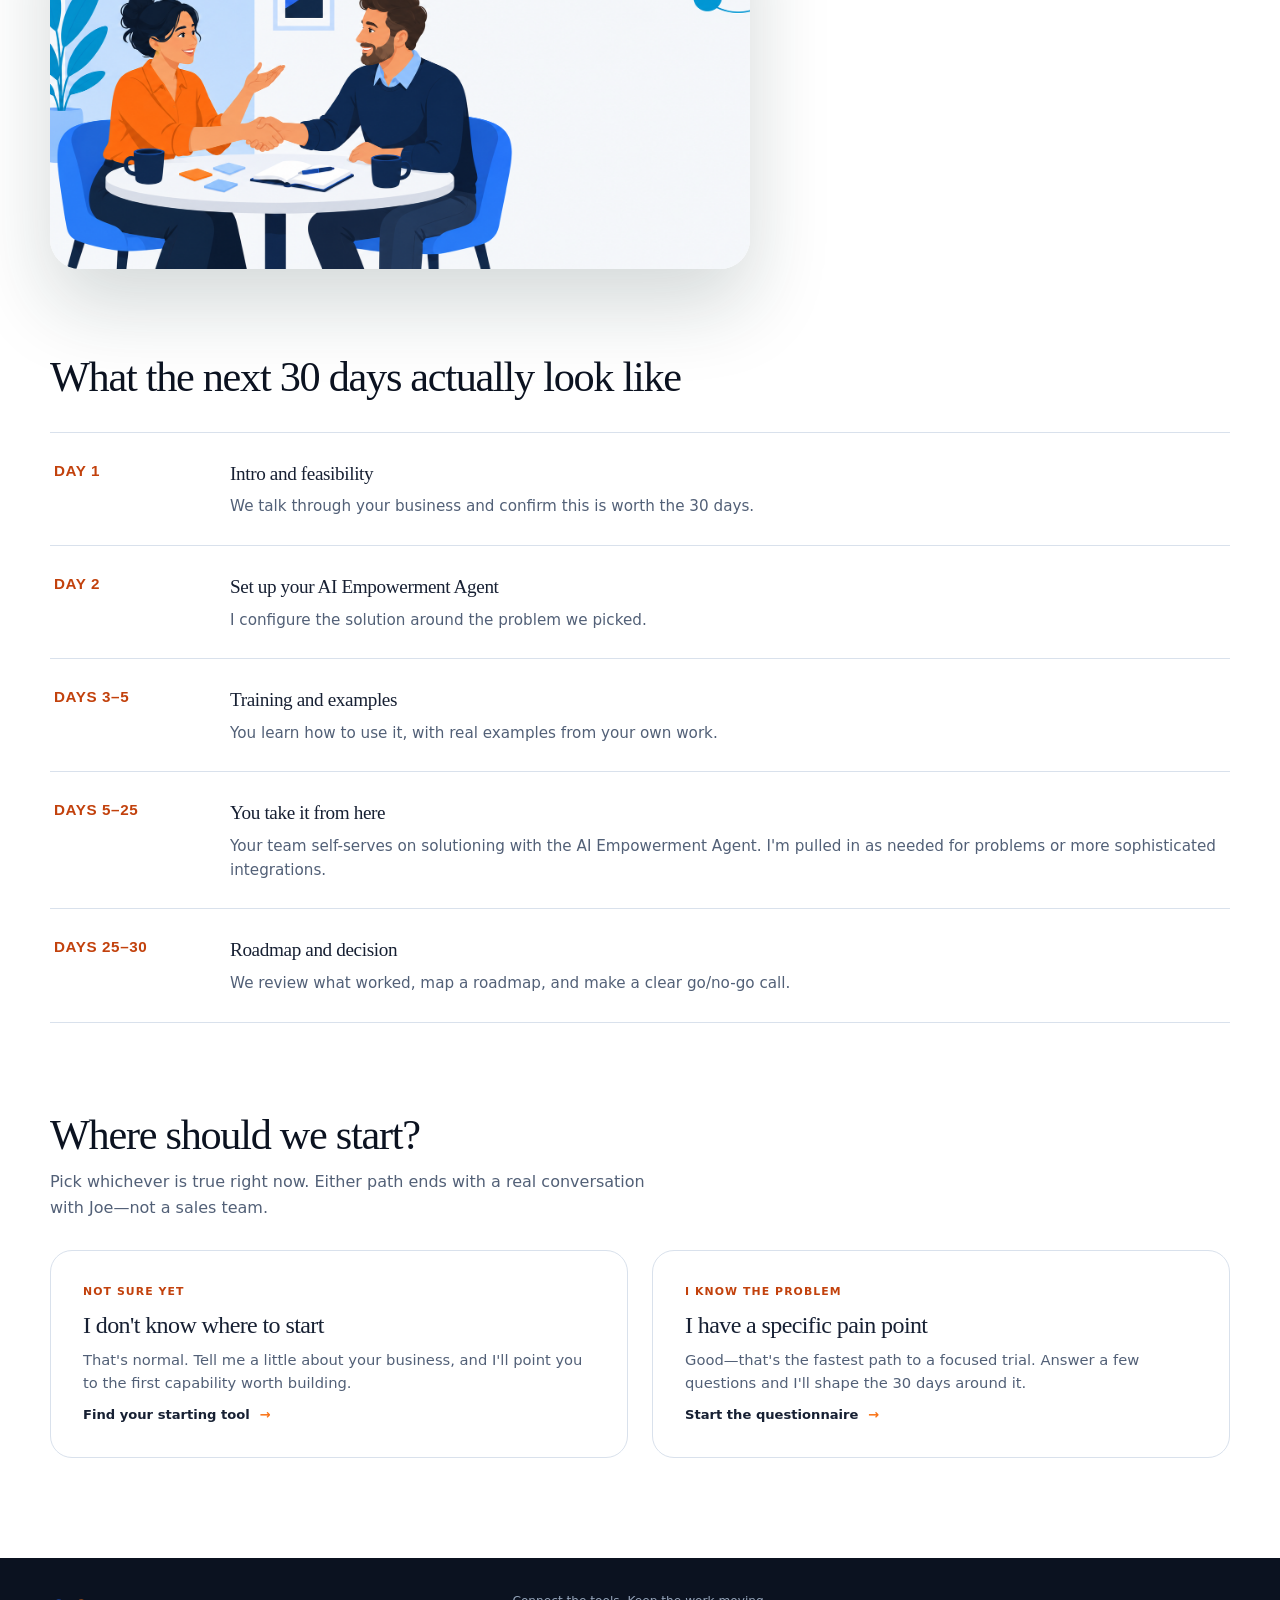
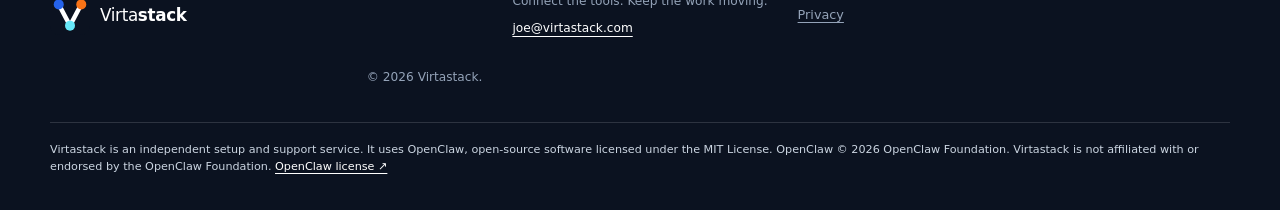
<file: get-started.html>
<!doctype html>
<html lang="en"><head><meta charset="utf-8"><meta name="viewport" content="width=device-width, initial-scale=1"><title>Free AI Workflow Consultation | Virtastack</title><meta name="description" content="Talk directly with Joe Cochran about a frustrating workflow, get a practical first recommendation, and explore a focused 30-day AI pilot."><link rel="stylesheet" href="styles.css"><link rel="icon" href="assets/brand/virtastack-signal-v-tile.svg" type="image/svg+xml"><script src="analytics.js" defer></script><script src="app.js" defer></script>
<style>
.trial-main{padding-bottom:80px}

.consultation{display:grid;grid-template-columns:minmax(0,.9fr) minmax(0,1.1fr);gap:clamp(40px,7vw,90px);align-items:start;margin-top:56px;padding:clamp(30px,5vw,58px);background:var(--ink-deep);color:white;border-radius:30px;scroll-margin-top:104px}
.consultation .eyebrow{color:var(--gold)}
.consultation h1{font:500 clamp(2.4rem,4.8vw,4.1rem)/1.06 Georgia,serif;letter-spacing:-.045em;margin:0 0 22px}
.consultation-copy>p:not(.eyebrow){color:#dbe4ef;font-size:1.04rem;line-height:1.7}
.consultation-points{display:grid;gap:13px;margin:28px 0 0;padding:0;list-style:none}
.consultation-points li{position:relative;padding-left:28px;color:#e2e8f0}
.consultation-points li::before{content:"✓";position:absolute;left:0;color:var(--coral);font-weight:900}
.consultation-form{padding:clamp(24px,4vw,38px);background:white;color:var(--text);border-radius:22px}
.consultation-form h2{margin:0 0 8px;font:500 clamp(1.55rem,3vw,2.15rem)/1.15 Georgia,serif;color:var(--ink-deep);letter-spacing:-.03em}
.consultation-form>p{margin:0 0 24px;color:var(--muted);font-size:.9rem}
.consultation-grid{display:grid;grid-template-columns:repeat(2,minmax(0,1fr));gap:0 16px}
.consultation-grid .trial-field:last-of-type{grid-column:1/-1}
.consultation-form .button{width:100%}
.consultation-form .handoff-note{margin:14px 0 0}

.trial-hero{padding:56px 0 40px;max-width:800px}
.trial-hero h1{font:500 clamp(2.6rem,5.4vw,4.6rem)/1.05 Georgia,serif;letter-spacing:-.045em;color:var(--ink-deep);margin:0 0 24px}
.trial-hero h1 em{color:var(--coral-dark);font-style:normal}
.trial-lede{font-size:clamp(1.05rem,2vw,1.2rem);line-height:1.65;color:#526077;max-width:700px;margin:0 0 18px}
.trial-lede strong{color:var(--ink-deep)}
.trial-reassure{display:flex;align-items:flex-start;gap:10px;max-width:640px;padding:16px 20px;background:var(--mint-pale);border-radius:16px;color:#334155;font-size:.92rem;line-height:1.55}
.trial-reassure span{flex:0 0 auto;display:grid;place-items:center;width:22px;height:22px;margin-top:1px;color:white;background:var(--forest);border-radius:50%;font-size:.7rem}
.trial-hero-art{max-width:700px;margin-top:30px;border-radius:30px;overflow:hidden;box-shadow:0 36px 80px rgba(16,46,43,.18)}
.trial-hero-art img{display:block;width:100%;height:auto}

.trial-timeline{padding:44px 0}
.trial-timeline h2{font:500 clamp(1.9rem,3.3vw,2.7rem)/1.15 Georgia,serif;letter-spacing:-.03em;color:var(--ink-deep);margin:0 0 30px}
.trial-steps{list-style:none;margin:0;padding:0;border-top:1px solid var(--line)}
.trial-tl-item{display:grid;grid-template-columns:150px 1fr;gap:26px;padding:26px 4px;border-bottom:1px solid var(--line)}
.trial-tl-day{font:700 .95rem/1.3 Inter,sans-serif;color:var(--coral-dark);text-transform:uppercase;letter-spacing:.04em;padding-top:2px}
.trial-tl-item strong{display:block;color:var(--ink);font-family:Georgia,serif;font-weight:500;font-size:1.2rem;letter-spacing:-.02em;margin-bottom:6px}
.trial-tl-item p{margin:0;color:var(--muted);font-size:.95rem;line-height:1.55}

.trial-fork{padding:44px 0 20px}
.trial-fork h2{font:500 clamp(1.9rem,3.3vw,2.7rem)/1.15 Georgia,serif;letter-spacing:-.03em;color:var(--ink-deep);margin:0 0 10px}
.trial-fork > p{color:var(--muted);margin:0 0 30px;max-width:620px}
.trial-fork-grid{display:grid;grid-template-columns:repeat(2,1fr);gap:24px}
.trial-fork-card{display:flex;flex-direction:column;align-items:flex-start;gap:10px;text-align:left;width:100%;padding:32px;border:1px solid var(--line);border-radius:22px;background:white;cursor:pointer;font:inherit;color:inherit;transition:transform .2s,background .2s,color .2s,border-color .2s}
.trial-fork-card:hover{transform:translateY(-3px);background:var(--mint-pale)}
.trial-fork-card:focus-visible{outline:2px solid var(--forest-bright);outline-offset:3px}
.trial-fork-card[aria-expanded="true"]{background:var(--forest);border-color:var(--forest);color:white}
.trial-fork-card[aria-expanded="true"] .trial-fork-kicker{color:var(--gold)}
.trial-fork-card[aria-expanded="true"] p{color:#dbeafe}
.trial-fork-card[aria-expanded="true"] .card-link{color:white}
.trial-fork-kicker{font-size:.68rem;font-weight:800;text-transform:uppercase;letter-spacing:.1em;color:var(--coral-dark)}
.trial-fork-card h3{margin:0;font:500 1.5rem/1.2 Georgia,serif;letter-spacing:-.025em}
.trial-fork-card p{margin:0;color:var(--muted);font-size:.92rem;line-height:1.5}

.trial-panel{margin-top:20px;padding:40px clamp(24px,4vw,52px) 48px;background:var(--cream);border:1px solid var(--line);border-radius:28px}
.trial-back{margin-bottom:22px;padding:0;border:0;background:none;color:var(--ink);font-weight:750;font-size:.85rem;cursor:pointer;text-decoration:underline;text-underline-offset:4px}
.trial-panel h2{font:500 clamp(1.9rem,3.3vw,2.6rem)/1.15 Georgia,serif;letter-spacing:-.03em;color:var(--ink-deep);margin:0 0 14px}
.trial-panel > p{color:var(--muted);max-width:640px;margin:0 0 28px}
.q-topbar{display:flex;align-items:center;justify-content:space-between;padding:0 0 16px}
[tabindex="-1"]:focus{outline:2px solid var(--forest-bright);outline-offset:4px}

.trial-field{margin-bottom:24px}
.trial-field label{display:block;font-weight:700;color:var(--ink);font-size:.92rem;margin-bottom:8px}
.trial-field input[type="text"],.trial-field input[type="email"],.trial-field textarea,.trial-other-input{width:100%;padding:13px 15px;border:1.5px solid #cbd5e1;border-radius:14px;background:white;color:var(--text);font:inherit;font-size:.92rem;resize:vertical}
.trial-field input[type="text"]:focus,.trial-field input[type="email"]:focus,.trial-field textarea:focus,.trial-other-input:focus{outline:none;border-color:var(--forest-bright);box-shadow:0 0 0 4px rgba(37,99,235,.1)}
.trial-other-input{margin-top:12px}

.trial-fieldset{border:0;padding:0;margin:0 0 26px}
.trial-fieldset legend{font-weight:700;color:var(--ink);font-size:.92rem;margin-bottom:10px;padding:0}
.trial-choice-grid{display:grid;grid-template-columns:repeat(3,1fr);gap:10px}
.trial-choice-grid-wide{grid-template-columns:repeat(2,1fr)}
.trial-choice{position:relative;display:flex;align-items:center;justify-content:center;text-align:center;min-height:52px;padding:10px 14px;border:1.5px solid #cbd5e1;border-radius:14px;background:white;cursor:pointer;font-size:.86rem;font-weight:650;color:var(--text);transition:background .15s,border-color .15s,color .15s}
.trial-choice input{position:absolute;inset:0;opacity:0;margin:0;cursor:pointer}
.trial-choice:has(input:checked){background:var(--forest);border-color:var(--forest);color:white}
.trial-choice:has(input:focus-visible){outline:2px solid var(--forest-bright);outline-offset:2px}
.trial-checklist{display:grid;grid-template-columns:repeat(2,1fr);gap:10px}
.trial-check{position:relative;display:flex;align-items:center;gap:10px;padding:11px 14px;border:1.5px solid #cbd5e1;border-radius:14px;background:white;cursor:pointer;font-size:.86rem;font-weight:600;color:var(--text);transition:background .15s,border-color .15s,color .15s}
.trial-check input{position:absolute;inset:0;opacity:0;margin:0;cursor:pointer}
.trial-check::before{content:"";flex:0 0 auto;width:18px;height:18px;border:1.5px solid #94a3b8;border-radius:5px;background:white}
.trial-check:has(input:checked){background:var(--mint-pale);border-color:var(--forest)}
.trial-check:has(input:checked)::before{background:var(--forest);border-color:var(--forest)}
.trial-check:has(input:focus-visible){outline:2px solid var(--forest-bright);outline-offset:2px}

.trial-toggle{position:relative;display:flex;align-items:center;gap:14px;padding:14px 0;cursor:pointer;border-top:1px solid var(--line)}
.trial-toggle input{position:absolute;opacity:0;width:1px;height:1px}
.trial-toggle-track{flex:0 0 auto;position:relative;width:42px;height:24px;background:#cbd5e1;border-radius:999px;transition:background .18s}
.trial-toggle-track::after{content:"";position:absolute;top:3px;left:3px;width:18px;height:18px;background:white;border-radius:50%;box-shadow:0 1px 3px rgba(0,0,0,.25);transition:transform .18s}
.trial-toggle input:checked + .trial-toggle-track{background:var(--forest)}
.trial-toggle input:checked + .trial-toggle-track::after{transform:translateX(18px)}
.trial-toggle input:focus-visible + .trial-toggle-track{outline:2px solid var(--forest-bright);outline-offset:2px}
.trial-toggle-label{font-size:.9rem;color:var(--text);line-height:1.4}
.trial-conditional{margin-top:14px}

.trial-validation{color:var(--coral-dark);font-weight:700;font-size:.85rem;margin:0 0 16px}
.trial-status{font-size:.85rem;color:var(--forest);min-height:1.2em}
.trial-nav{display:flex;justify-content:space-between;gap:12px;margin-top:12px}
.trial-nav .button{min-height:48px}

@media(max-width:760px){
.consultation{grid-template-columns:1fr;margin-top:28px;padding:26px 20px}
.consultation-grid{grid-template-columns:1fr}
.consultation-grid .trial-field:last-of-type{grid-column:auto}
.trial-fork-grid{grid-template-columns:1fr}
.trial-choice-grid{grid-template-columns:repeat(2,1fr)}
.trial-choice-grid-wide{grid-template-columns:1fr}
.trial-checklist{grid-template-columns:1fr}
.trial-tl-item{grid-template-columns:1fr;gap:6px}
.trial-panel{padding:28px 20px 36px}
.trial-nav{flex-direction:column-reverse}
.trial-nav .button{width:100%}
}
</style></head><body>
<a class="skip-link" href="#main">Skip to content</a>

    <header class="site-header">
      <a class="brand" href="index.html#top" aria-label="Virtastack home">
        <span class="brand-mark" aria-hidden="true">
          <img src="assets/brand/virtastack-signal-v-mark.svg" alt="" />
        </span>
        <span class="brand-name"><strong>Virta</strong>stack</span>
      </a>

      <button class="menu-button" type="button" aria-expanded="false" aria-controls="site-nav">
        <span></span><span></span><span></span>
        <span class="sr-only">Open menu</span>
      </button>

      <nav id="site-nav" class="site-nav" aria-label="Main navigation">
        <a href="selected-work.html">Selected work</a>
        <a href="empowerment-engine.html">The Engine</a>
        <a href="project-ideas.html">Project ideas</a>
        <a href="personal-projects.html">Personal projects</a>
        <a href="index.html#about">Why Virtastack</a>
        <a class="nav-cta" href="get-started.html#consultation">Free consultation</a>
      </nav>
    </header>

<main id="main" class="section-shell trial-main">

<section class="consultation" id="consultation" aria-labelledby="consultation-heading">
<div class="consultation-copy">
<p class="eyebrow eyebrow-light"><span></span> Free workflow consultation</p>
<h1 id="consultation-heading">Bring one frustrating handoff.</h1>
<p>You do not need a finished specification or even certainty that AI is the answer. Tell me where work slows down, gets copied twice, or depends on someone remembering every exception.</p>
<p>We will identify a practical starting point together. You will talk directly with me—not a sales team.</p>
<ul class="consultation-points">
<li>Clarify the workflow and the real source of friction</li>
<li>Decide whether AI, automation, simpler software, or a process change fits</li>
<li>Leave with a useful next step, even if we do not work together</li>
</ul>
</div>
<form class="consultation-form" id="consultation-form" data-clarity-mask="True">
<h2>Request your consultation</h2>
<p>A few details are enough. Joe will follow up directly.</p>
<div class="consultation-grid">
<div class="trial-field"><label for="consultation-name">Name</label><input id="consultation-name" name="name" type="text" autocomplete="name" required></div>
<div class="trial-field"><label for="consultation-email">Email</label><input id="consultation-email" name="email" type="email" autocomplete="email" required></div>
<div class="trial-field"><label for="consultation-company">Company <span class="optional-label">(optional)</span></label><input id="consultation-company" name="company" type="text" autocomplete="organization"></div>
<div class="trial-field"><label for="consultation-problem">Where does work get stuck?</label><textarea id="consultation-problem" name="problem" rows="4" maxlength="900" required placeholder="For example: invoice approvals bounce between email, a spreadsheet, and three different people."></textarea></div>
</div>
<button type="submit" class="button button-primary">Request a free consultation →</button>
<p id="consultation-status" role="status" class="trial-status"></p>
<p class="handoff-note">Sent directly to Joe. No mailing list and no obligation.</p>
</form>
</section>

<section class="trial-hero">
<p class="eyebrow"><span></span> A new way to start</p>
<h1>Let's prove it works—<br><em>before you commit to it.</em></h1>
<p class="trial-lede"><strong>I'm confident enough to set it up and hand it to you, free, for 30 days.</strong> No contract to sign and no invoice to approve just to find out whether an AI Empowerment Agent earns a permanent place in how your team works.</p>
<p class="trial-reassure"><span aria-hidden="true">✓</span> Most customers only need a few hours of training and setup with the solution to get productive. This isn't a project that eats your team's calendar.</p>
<div class="trial-hero-art"><img src="trial-hero-handshake-systems-blue.png" width="1672" height="941" alt="Two people at a small table mid-handshake, sticky notes and an open notebook between them, sealing the start of a working session." /></div>
</section>

<section class="trial-timeline" id="timeline" aria-labelledby="timeline-heading">
<h2 id="timeline-heading">What the next 30 days actually look like</h2>
<ol class="trial-steps">
<li class="trial-tl-item"><span class="trial-tl-day">Day 1</span><div><strong>Intro and feasibility</strong><p>We talk through your business and confirm this is worth the 30 days.</p></div></li>
<li class="trial-tl-item"><span class="trial-tl-day">Day 2</span><div><strong>Set up your AI Empowerment Agent</strong><p>I configure the solution around the problem we picked.</p></div></li>
<li class="trial-tl-item"><span class="trial-tl-day">Days 3–5</span><div><strong>Training and examples</strong><p>You learn how to use it, with real examples from your own work.</p></div></li>
<li class="trial-tl-item"><span class="trial-tl-day">Days 5–25</span><div><strong>You take it from here</strong><p>Your team self-serves on solutioning with the AI Empowerment Agent. I'm pulled in as needed for problems or more sophisticated integrations.</p></div></li>
<li class="trial-tl-item"><span class="trial-tl-day">Days 25–30</span><div><strong>Roadmap and decision</strong><p>We review what worked, map a roadmap, and make a clear go/no-go call.</p></div></li>
</ol>
</section>

<section class="trial-fork" id="fork" aria-labelledby="fork-heading">
<h2 id="fork-heading" tabindex="-1">Where should we start?</h2>
<p>Pick whichever is true right now. Either path ends with a real conversation with Joe—not a sales team.</p>
<div class="trial-fork-grid">
<button type="button" class="trial-fork-card" id="fork-coach" aria-expanded="false" aria-controls="coach-panel"><span class="trial-fork-kicker">Not sure yet</span><h3>I don't know where to start</h3><p>That's normal. Tell me a little about your business, and I'll point you to the first capability worth building.</p><span class="card-link">Find your starting tool <b>→</b></span></button>
<button type="button" class="trial-fork-card" id="fork-questionnaire" aria-expanded="false" aria-controls="questionnaire-panel"><span class="trial-fork-kicker">I know the problem</span><h3>I have a specific pain point</h3><p>Good—that's the fastest path to a focused trial. Answer a few questions and I'll shape the 30 days around it.</p><span class="card-link">Start the questionnaire <b>→</b></span></button>
</div>
</section>

<section class="trial-panel" id="coach-panel" hidden aria-labelledby="coach-heading" data-clarity-mask="True">
<button type="button" class="trial-back" data-back>← Choose a different path</button>
<p class="eyebrow"><span></span> A starting point, not a sales pitch</p>
<h2 id="coach-heading" tabindex="-1">Let's find the first tool worth building.</h2>
<p>You don't need to arrive with a fully scoped problem. My job is matching what's tedious in your business to the first tool worth building—not convincing you AI belongs everywhere.</p>
<form id="coach-form">
<div class="consultation-grid">
<div class="trial-field"><label for="coach-name">Name</label><input id="coach-name" type="text" autocomplete="name" required></div>
<div class="trial-field"><label for="coach-email">Email</label><input id="coach-email" type="email" autocomplete="email" required></div>
</div>
<div class="trial-field"><label for="coach-q1">What does your business do, and what's on your mind about AI right now?</label><textarea id="coach-q1" rows="3" maxlength="600" placeholder="For example: we run a small logistics brokerage and everyone keeps telling us we should be 'using AI'—we just don't know for what."></textarea></div>
<div class="trial-field"><label for="coach-q2">Where's the most tedious, repetitive, or error-prone part of a typical week for your team?</label><textarea id="coach-q2" rows="3" maxlength="600" placeholder="Optional, but it helps me come prepared."></textarea></div>
<button type="submit" class="button button-primary">Request an intro conversation →</button>
</form>
<p id="coach-status" role="status" class="trial-status"></p>
<p class="handoff-note">Sent straight to Joe. If that fails for any reason, it opens a draft in your mail app instead — nothing is lost.</p>
</section>

<section class="trial-panel" id="questionnaire-panel" hidden aria-labelledby="q-heading" data-clarity-mask="True">
<button type="button" class="trial-back" data-back>← Choose a different path</button>
<div class="q-topbar"><p class="eyebrow" style="margin:0"><span></span> Let's scope your 30 days</p><span id="q-step-counter" class="step-counter">Step 1 of 6</span></div>
<div class="progress-track"><span id="q-progress-bar"></span></div>
<h2 id="q-heading" tabindex="-1" style="margin-top:22px">A few questions before we workshop.</h2>

<form id="q-form" novalidate>

<section class="trial-step" data-step="business">
<h3 tabindex="-1">Your business, quickly</h3>
<div class="trial-field"><label for="biz-desc">What does your business do?</label><textarea id="biz-desc" rows="2" maxlength="400" placeholder="For example: we're a regional HVAC contractor doing residential and light commercial work."></textarea></div>
<fieldset class="trial-fieldset"><legend>Team size</legend><div class="trial-choice-grid">
<label class="trial-choice"><input type="radio" name="teamSize" value="1-5"><span>1–5</span></label>
<label class="trial-choice"><input type="radio" name="teamSize" value="6-20"><span>6–20</span></label>
<label class="trial-choice"><input type="radio" name="teamSize" value="21-50"><span>21–50</span></label>
<label class="trial-choice"><input type="radio" name="teamSize" value="51-200"><span>51–200</span></label>
<label class="trial-choice"><input type="radio" name="teamSize" value="200+"><span>200+</span></label>
<label class="trial-choice"><input type="radio" name="teamSize" value="other"><span>Something else</span></label>
</div><input type="text" class="trial-other-input" id="teamSize-other" hidden placeholder="Tell me about your team" maxlength="120"></fieldset>
<fieldset class="trial-fieldset"><legend>Annual revenue range</legend><div class="trial-choice-grid">
<label class="trial-choice"><input type="radio" name="revenue" value="under-500k"><span>Under $500K</span></label>
<label class="trial-choice"><input type="radio" name="revenue" value="500k-2m"><span>$500K–$2M</span></label>
<label class="trial-choice"><input type="radio" name="revenue" value="2m-10m"><span>$2M–$10M</span></label>
<label class="trial-choice"><input type="radio" name="revenue" value="10m-50m"><span>$10M–$50M</span></label>
<label class="trial-choice"><input type="radio" name="revenue" value="50m+"><span>$50M+</span></label>
<label class="trial-choice"><input type="radio" name="revenue" value="other"><span>Prefer not to say / other</span></label>
</div><input type="text" class="trial-other-input" id="revenue-other" hidden placeholder="Optional detail" maxlength="120"></fieldset>
</section>

<section class="trial-step" data-step="pain" hidden>
<h3 tabindex="-1">Where it hurts</h3>
<p>Where would you most like to see improvement first?</p>
<fieldset class="trial-fieldset"><legend class="sr-only">Where it hurts</legend><div class="trial-choice-grid trial-choice-grid-wide">
<label class="trial-choice"><input type="radio" name="painPoint" value="sales-marketing"><span>Sales &amp; marketing</span></label>
<label class="trial-choice"><input type="radio" name="painPoint" value="admin-backoffice"><span>Administrative &amp; back-office work</span></label>
<label class="trial-choice"><input type="radio" name="painPoint" value="operations"><span>Operations &amp; fulfillment</span></label>
<label class="trial-choice"><input type="radio" name="painPoint" value="customer-service"><span>Customer service &amp; support</span></label>
<label class="trial-choice"><input type="radio" name="painPoint" value="data-reporting"><span>Data &amp; reporting</span></label>
<label class="trial-choice"><input type="radio" name="painPoint" value="other"><span>Something else</span></label>
</div><input type="text" class="trial-other-input" id="painPoint-other" hidden placeholder="Tell me where it hurts" maxlength="140"></fieldset>
</section>

<section class="trial-step" data-step="sales" hidden>
<h3 tabindex="-1">Sales &amp; marketing, in more detail</h3>
<p>Check anything that's a regular struggle.</p>
<fieldset class="trial-fieldset"><legend class="sr-only">Sales and marketing struggles</legend><div class="trial-checklist">
<label class="trial-check"><input type="checkbox" value="Generating new leads"><span>Generating new leads</span></label>
<label class="trial-check"><input type="checkbox" value="Following up / nurturing leads"><span>Following up / nurturing leads</span></label>
<label class="trial-check"><input type="checkbox" value="Writing proposals or quotes"><span>Writing proposals or quotes</span></label>
<label class="trial-check"><input type="checkbox" value="Producing content or marketing material"><span>Producing content or marketing material</span></label>
<label class="trial-check"><input type="checkbox" value="Keeping CRM data accurate"><span>Keeping CRM data accurate</span></label>
</div></fieldset>
<div class="trial-field"><label for="sales-other">Anything else about sales &amp; marketing worth mentioning?</label><textarea id="sales-other" rows="3" maxlength="500" placeholder="Optional—the more specific, the better."></textarea></div>
</section>

<section class="trial-step" data-step="admin" hidden>
<h3 tabindex="-1">Administrative load</h3>
<p>What tedious, repetitive tasks eat staff hours?</p>
<fieldset class="trial-fieldset"><legend class="sr-only">Administrative tasks</legend><div class="trial-checklist">
<label class="trial-check"><input type="checkbox" value="Data entry / re-entry between systems"><span>Data entry / re-entry between systems</span></label>
<label class="trial-check"><input type="checkbox" value="Scheduling &amp; calendar coordination"><span>Scheduling &amp; calendar coordination</span></label>
<label class="trial-check"><input type="checkbox" value="Invoicing, billing &amp; collections"><span>Invoicing, billing &amp; collections</span></label>
<label class="trial-check"><input type="checkbox" value="Expense reports &amp; reimbursements"><span>Expense reports &amp; reimbursements</span></label>
<label class="trial-check"><input type="checkbox" value="HR / onboarding paperwork"><span>HR / onboarding paperwork</span></label>
<label class="trial-check"><input type="checkbox" value="Compliance documentation &amp; reporting"><span>Compliance documentation &amp; reporting</span></label>
</div></fieldset>
<div class="trial-field"><label for="admin-other">Anything else eating your team's time?</label><textarea id="admin-other" rows="2" maxlength="400" placeholder="Optional"></textarea></div>
</section>

<section class="trial-step" data-step="systems" hidden>
<h3 tabindex="-1">Your systems &amp; tools</h3>
<p>What do you run on today? Check what applies.</p>
<fieldset class="trial-fieldset"><legend>CRM</legend><div class="trial-checklist">
<label class="trial-check"><input type="checkbox" value="HubSpot"><span>HubSpot</span></label>
<label class="trial-check"><input type="checkbox" value="Salesforce"><span>Salesforce</span></label>
<label class="trial-check"><input type="checkbox" value="Zoho"><span>Zoho</span></label>
<label class="trial-check"><input type="checkbox" value="Spreadsheet / none yet"><span>Spreadsheet / none yet</span></label>
<label class="trial-check"><input type="checkbox" value="Other CRM"><span>Other</span></label>
</div></fieldset>
<fieldset class="trial-fieldset"><legend>Email &amp; messaging</legend><div class="trial-checklist">
<label class="trial-check"><input type="checkbox" value="Google Workspace"><span>Google Workspace</span></label>
<label class="trial-check"><input type="checkbox" value="Microsoft 365 / Outlook"><span>Microsoft 365 / Outlook</span></label>
<label class="trial-check"><input type="checkbox" value="Slack"><span>Slack</span></label>
<label class="trial-check"><input type="checkbox" value="Microsoft Teams"><span>Microsoft Teams</span></label>
<label class="trial-check"><input type="checkbox" value="Other messaging"><span>Other</span></label>
</div></fieldset>
<fieldset class="trial-fieldset"><legend>Existing AI tools</legend><div class="trial-checklist">
<label class="trial-check"><input type="checkbox" value="ChatGPT"><span>ChatGPT</span></label>
<label class="trial-check"><input type="checkbox" value="Microsoft Copilot"><span>Microsoft Copilot</span></label>
<label class="trial-check"><input type="checkbox" value="Gemini"><span>Gemini</span></label>
<label class="trial-check"><input type="checkbox" value="None yet"><span>None yet</span></label>
<label class="trial-check"><input type="checkbox" value="Other AI tool"><span>Other</span></label>
</div></fieldset>
<div class="trial-field"><label for="systems-other">Anything else about your systems worth flagging?</label><textarea id="systems-other" rows="2" maxlength="400" placeholder="Optional"></textarea></div>
</section>

<section class="trial-step" data-step="constraints" hidden>
<h3 tabindex="-1">Constraints</h3>
<div class="trial-field"><label for="approver">Who needs to sign off on changes to how your team works?</label><textarea id="approver" rows="2" maxlength="300" placeholder="For example: me, or IT and my ops manager."></textarea></div>
<label class="trial-toggle"><input type="checkbox" id="toggle-compliance"><span class="trial-toggle-track" aria-hidden="true"></span><span class="trial-toggle-label">We have specific compliance or regulatory requirements (HIPAA, PCI-DSS, SOC 2, industry rules, etc.)</span></label>
<div class="trial-field trial-conditional" id="compliance-detail-wrap" hidden><label for="compliance-detail">What should I know?</label><textarea id="compliance-detail" rows="2" maxlength="300"></textarea></div>
<label class="trial-toggle"><input type="checkbox" id="toggle-locked"><span class="trial-toggle-track" aria-hidden="true"></span><span class="trial-toggle-label">There are systems or tools that must stay exactly as they are</span></label>
<div class="trial-field trial-conditional" id="locked-detail-wrap" hidden><label for="locked-detail">Which ones, and why?</label><textarea id="locked-detail" rows="2" maxlength="300"></textarea></div>
</section>

<section class="trial-step" data-step="summary" hidden>
<h3 tabindex="-1">Here's what I heard</h3>
<p>Take a look, then send it to Joe—or grab a copy for yourself first.</p>
<dl class="brief-details" id="summary-details"></dl>
<p class="brief-caveat">This questionnaire organizes your answers and starts a conversation. It is not a feasibility assessment or a promise of results.</p>
<div class="consultation-grid">
<div class="trial-field"><label for="q-name">Name</label><input id="q-name" type="text" autocomplete="name" required></div>
<div class="trial-field"><label for="q-contact-email">Email</label><input id="q-contact-email" type="email" autocomplete="email" required></div>
</div>
<div class="brief-actions">
<button id="q-copy" class="button button-primary" type="button">Copy for myself</button>
<button id="q-download" class="button button-secondary" type="button">Download brief</button>
<a id="q-email" class="button button-secondary" href="mailto:joe@virtastack.com">Send to Joe →</a>
</div>
<p class="handoff-note">Sent straight to Joe. If that fails for any reason, it opens a draft in your mail app instead — nothing is lost. You can also copy or download the brief for yourself.</p>
<p id="q-status" role="status" class="trial-status"></p>
<button id="q-restart" class="restart-button" type="button">↻ Start over</button>
</section>

<p id="q-error" class="trial-validation" role="alert" hidden></p>
<div class="trial-nav">
<button type="button" id="q-back-btn" class="button button-secondary" hidden>← Back</button>
<button type="button" id="q-next-btn" class="button button-primary">Continue →</button>
</div>
</form>
</section>

</main>

    <footer class="site-footer">
      <a class="brand brand-footer" href="index.html#top">
        <span class="brand-mark" aria-hidden="true">
          <img src="assets/brand/virtastack-signal-v-tile.svg" alt="" />
        </span>
        <span class="brand-name"><strong>Virta</strong>stack</span>
      </a>
      <div class="footer-contact"><p>Connect the tools. Keep the work moving.</p><a href="mailto:joe@virtastack.com">joe@virtastack.com</a></div>
      <div class="privacy-links"><a href="privacy.html">Privacy</a><button type="button" data-analytics-settings hidden>Analytics preferences</button></div>
      <p class="copyright">© <span id="year"></span> Virtastack.</p>
      <p class="footer-legal">Virtastack is an independent setup and support service. It uses OpenClaw, open-source software licensed under the MIT License. OpenClaw © 2026 OpenClaw Foundation. Virtastack is not affiliated with or endorsed by the OpenClaw Foundation. <a href="https://github.com/openclaw/openclaw/blob/main/LICENSE" target="_blank" rel="noopener noreferrer">OpenClaw license <span aria-hidden="true">↗</span></a></p>
    </footer>

<script>
// --- Web3Forms: direct send, with mailto as an automatic fallback ---
const WEB3FORMS_ACCESS_KEY = '46ff98e7-5ae3-4877-bbbd-da8c2a712dd6';
async function sendToWeb3Forms(payload) {
  const res = await fetch('https://api.web3forms.com/submit', {
    method: 'POST',
    headers: { 'Content-Type': 'application/json', Accept: 'application/json' },
    body: JSON.stringify({ access_key: WEB3FORMS_ACCESS_KEY, from_name: 'Virtastack site', ...payload }),
  });
  const data = await res.json().catch(() => ({}));
  if (!res.ok || data.success === false) throw new Error(data.message || 'Web3Forms submission failed');
  return data;
}

// --- Free consultation: intentionally short, with enough contact detail to follow up ---
(() => {
  const form = document.querySelector('#consultation-form');
  const status = document.querySelector('#consultation-status');
  const submitButton = form.querySelector('[type="submit"]');
  form.addEventListener('submit', async event => {
    event.preventDefault();
    if (!form.reportValidity()) return;
    const name = document.querySelector('#consultation-name').value.trim();
    const email = document.querySelector('#consultation-email').value.trim();
    const company = document.querySelector('#consultation-company').value.trim();
    const problem = document.querySelector('#consultation-problem').value.trim();
    const message = [`Name: ${name}`, `Email: ${email}`, `Company: ${company || '(not provided)'}`, '', 'Where work gets stuck:', problem].join('\n');
    status.textContent = 'Sending…';
    submitButton.disabled = true;
    try {
      await sendToWeb3Forms({ subject: `Free workflow consultation request from ${name}`, name, email, company, message });
      status.textContent = 'Sent — Joe will follow up directly.';
      form.reset();
      try { window.mtTrackInquiryConversion?.(); } catch { /* Tracking is non-blocking. */ }
    } catch (err) {
      status.textContent = "Couldn't send automatically, opening your mail app instead…";
      location.href = `mailto:joe@virtastack.com?subject=${encodeURIComponent('Free workflow consultation request')}&body=${encodeURIComponent(message)}`;
    } finally {
      submitButton.disabled = false;
    }
  });
})();

// --- Fork: choose a path, or go back to the choice ---
(() => {
  const forkButtons = [...document.querySelectorAll('.trial-fork-card')];
  const fork = document.querySelector('#fork');
  const panels = { 'fork-coach': document.querySelector('#coach-panel'), 'fork-questionnaire': document.querySelector('#questionnaire-panel') };

  function openPanel(btn) {
    forkButtons.forEach(b => { b.setAttribute('aria-expanded', String(b === btn)); panels[b.id].hidden = b !== btn; });
    fork.hidden = true;
    const panel = panels[btn.id];
    const heading = panel.querySelector('h2[tabindex="-1"]');
    panel.scrollIntoView({ behavior: 'smooth', block: 'start' });
    heading?.focus();
    if (btn.id === 'fork-questionnaire') window.mtInitQuestionnaire?.();
  }
  function closeToFork() {
    forkButtons.forEach(b => { b.setAttribute('aria-expanded', 'false'); panels[b.id].hidden = true; });
    fork.hidden = false;
    fork.scrollIntoView({ behavior: 'smooth', block: 'start' });
    document.querySelector('#fork-heading').focus();
  }
  forkButtons.forEach(btn => btn.addEventListener('click', () => {
    if (btn.getAttribute('aria-expanded') === 'true') closeToFork();
    else openPanel(btn);
  }));
  document.querySelectorAll('[data-back]').forEach(btn => btn.addEventListener('click', closeToFork));
})();

// --- AI Coach: lightweight capture, then mailto handoff ---
(() => {
  const form = document.querySelector('#coach-form');
  const status = document.querySelector('#coach-status');
  form.addEventListener('submit', async event => {
    event.preventDefault();
    if (!form.reportValidity()) return;
    const name = document.querySelector('#coach-name').value.trim();
    const email = document.querySelector('#coach-email').value.trim();
    const q1 = document.querySelector('#coach-q1').value.trim();
    const q2 = document.querySelector('#coach-q2').value.trim();
    const lines = [`Name: ${name}`, `Email: ${email}`, '', "I'd like to talk through where AI could help my business.", ''];
    lines.push('What my business does / what\'s on my mind:', q1 || '(not answered yet)', '');
    lines.push('Where the week gets tedious or error-prone:', q2 || '(not answered yet)', '');
    lines.push('Sent from the Virtastack 30-day trial page.');
    const body = lines.join('\n');
    const subject = "Let's find the right first project";
    status.textContent = 'Sending…';
    try {
      await sendToWeb3Forms({ subject, name, email, message: body });
      status.textContent = 'Sent — Joe will follow up soon.';
    } catch (err) {
      status.textContent = "Couldn't send automatically, opening your mail app instead…";
      location.href = `mailto:joe@virtastack.com?subject=${encodeURIComponent(subject)}&body=${encodeURIComponent(body)}`;
    }
  });
})();

// --- Branching questionnaire ---
window.mtInitQuestionnaire = (() => {
  let started = false;
  return () => {
    if (started) return;
    started = true;
    const form = document.querySelector('#q-form');
    const order = ['business', 'pain', 'sales', 'admin', 'systems', 'constraints', 'summary'];
    const stepEls = {};
    order.forEach(id => { stepEls[id] = form.querySelector(`[data-step="${id}"]`); });
    const backBtn = document.querySelector('#q-back-btn');
    const nextBtn = document.querySelector('#q-next-btn');
    const errorEl = document.querySelector('#q-error');
    const stepCounter = document.querySelector('#q-step-counter');
    const progressBar = document.querySelector('#q-progress-bar');
    let current = 0;
    let brief = '';
    let sending = false;

    function activeSteps() {
      const pain = form.querySelector('input[name="painPoint"]:checked')?.value;
      return order.filter(id => id !== 'sales' || pain === 'sales-marketing');
    }
    function text(id) { return document.querySelector('#' + id).value.trim(); }
    function radioAnswer(name, otherId) {
      const input = form.querySelector(`input[name="${name}"]:checked`);
      if (!input) return '';
      const label = input.closest('label').querySelector('span').textContent;
      if (input.value === 'other') { const other = text(otherId); return other || label; }
      return label;
    }
    function checklistAnswer(step, groupIndex) {
      const fieldset = stepEls[step].querySelectorAll('fieldset')[groupIndex];
      const checked = [...fieldset.querySelectorAll('input[type=checkbox]:checked')].map(i => i.value);
      return checked.length ? checked.join(', ') : 'None checked';
    }

    function show(index) {
      const steps = activeSteps();
      current = Math.max(0, Math.min(index, steps.length - 1));
      order.forEach(id => { stepEls[id].hidden = true; });
      const id = steps[current];
      stepEls[id].hidden = false;
      stepCounter.textContent = `Step ${current + 1} of ${steps.length}`;
      progressBar.style.width = `${((current + 1) / steps.length) * 100}%`;
      backBtn.hidden = current === 0;
      nextBtn.hidden = id === 'summary';
      errorEl.hidden = true; errorEl.textContent = '';
      const heading = stepEls[id].querySelector('h3');
      heading?.focus();
      if (id === 'summary') buildSummary();
    }
    function validate(id) {
      if (id === 'business') return Boolean(form.querySelector('input[name="teamSize"]:checked') && form.querySelector('input[name="revenue"]:checked'));
      if (id === 'pain') return Boolean(form.querySelector('input[name="painPoint"]:checked'));
      return true;
    }
    function validationMessage(id) {
      if (id === 'business') return 'Choose a team size and revenue range to continue.';
      if (id === 'pain') return 'Choose where it hurts most to continue.';
      return '';
    }

    nextBtn.addEventListener('click', () => {
      const steps = activeSteps();
      const id = steps[current];
      if (!validate(id)) { errorEl.textContent = validationMessage(id); errorEl.hidden = false; return; }
      show(current + 1);
    });
    backBtn.addEventListener('click', () => show(current - 1));

    // Reveal "something else" free-text fields next to their choice grid.
    form.querySelectorAll('.trial-choice-grid').forEach(grid => {
      grid.addEventListener('change', event => {
        if (!event.target.matches('input[type=radio]')) return;
        const otherInput = grid.parentElement.querySelector('.trial-other-input');
        if (!otherInput) return;
        const isOther = event.target.value === 'other';
        otherInput.hidden = !isOther;
        if (isOther) otherInput.focus();
      });
    });

    // Constraint toggles reveal a detail field.
    document.querySelector('#toggle-compliance').addEventListener('change', e => {
      const wrap = document.querySelector('#compliance-detail-wrap');
      wrap.hidden = !e.target.checked;
      if (e.target.checked) document.querySelector('#compliance-detail').focus();
    });
    document.querySelector('#toggle-locked').addEventListener('change', e => {
      const wrap = document.querySelector('#locked-detail-wrap');
      wrap.hidden = !e.target.checked;
      if (e.target.checked) document.querySelector('#locked-detail').focus();
    });

    function buildSummary() {
      const painPoint = radioAnswer('painPoint', 'painPoint-other');
      const showedSales = Boolean(stepEls.sales) && activeSteps().includes('sales');
      const fields = [
        ['What you do', text('biz-desc') || 'Not answered'],
        ['Team size', radioAnswer('teamSize', 'teamSize-other') || 'Not answered'],
        ['Revenue range', radioAnswer('revenue', 'revenue-other') || 'Not answered'],
        ['Where it hurts most', painPoint || 'Not answered'],
      ];
      if (showedSales) {
        fields.push(['Sales & marketing struggles', checklistAnswer('sales', 0)]);
        fields.push(['More about sales & marketing', text('sales-other') || 'Not answered']);
      }
      fields.push(['Administrative tasks eating time', checklistAnswer('admin', 0)]);
      fields.push(['Other administrative load', text('admin-other') || 'Not answered']);
      fields.push(['CRM', checklistAnswer('systems', 0)]);
      fields.push(['Email & messaging', checklistAnswer('systems', 1)]);
      fields.push(['Existing AI tools', checklistAnswer('systems', 2)]);
      fields.push(['Other systems notes', text('systems-other') || 'Not answered']);
      fields.push(['Who approves changes', text('approver') || 'Not answered']);
      fields.push(['Compliance / regulatory requirements', document.querySelector('#toggle-compliance').checked ? (text('compliance-detail') || 'Yes, mentioned') : 'None mentioned']);
      fields.push(['Systems that must stay as-is', document.querySelector('#toggle-locked').checked ? (text('locked-detail') || 'Yes, mentioned') : 'None mentioned']);

      const details = document.querySelector('#summary-details');
      details.replaceChildren();
      fields.forEach(([label, value]) => {
        const dt = document.createElement('dt'); dt.textContent = label;
        const dd = document.createElement('dd'); dd.textContent = value;
        details.append(dt, dd);
      });

      brief = `30-day trial brief\nVirtastack\n\n${fields.map(([label, value]) => `${label}\n${value}`).join('\n\n')}\n\nWhat I'm proposing: a 30-day, no-cost workshop to set up and prove out an AI Empowerment Agent around this problem. Most customers only need a few hours of training and setup to get productive with it.\n\nThis questionnaire organizes your answers and starts a conversation. It is not a feasibility assessment or a promise of results.\n\njoe@virtastack.com\nhttps://virtastack.com/`;

      document.querySelector('#q-email').href = `mailto:joe@virtastack.com?subject=${encodeURIComponent('30-day trial: ' + (painPoint || 'a workflow to discuss'))}`;
    }

    document.querySelector('#q-email').addEventListener('click', async event => {
      event.preventDefault();
      if (sending) return;
      const subject = '30-day trial: ' + (radioAnswer('painPoint', 'painPoint-other') || 'a workflow to discuss');
      const status = document.querySelector('#q-status');
      const sendButton = document.querySelector('#q-email');
      const nameInput = document.querySelector('#q-name');
      const emailInput = document.querySelector('#q-contact-email');
      if (!nameInput.value.trim() || !emailInput.validity.valid) {
        status.textContent = 'Add your name and a valid email so Joe can follow up.';
        (!nameInput.value.trim() ? nameInput : emailInput).focus();
        return;
      }
      const contactBrief = `Name: ${nameInput.value.trim()}\nEmail: ${emailInput.value.trim()}\n\n${brief}`;
      status.textContent = 'Sending…';
      sending = true;
      sendButton.setAttribute('aria-disabled', 'true');
      try {
        await sendToWeb3Forms({ subject, name: nameInput.value.trim(), email: emailInput.value.trim(), message: contactBrief });
        status.textContent = 'Sent — Joe will follow up soon. You can still copy or download this brief for yourself below.';
        try { window.mtTrackInquiryConversion?.(); } catch { /* Tracking is non-blocking. */ }
      } catch (err) {
        status.textContent = "Couldn't send automatically, opening your mail app instead…";
        location.href = `mailto:joe@virtastack.com?subject=${encodeURIComponent(subject)}&body=${encodeURIComponent(contactBrief)}`;
      } finally {
        sending = false;
        sendButton.removeAttribute('aria-disabled');
      }
    });
    document.querySelector('#q-copy').addEventListener('click', async () => {
      const status = document.querySelector('#q-status');
      try { await navigator.clipboard.writeText(brief); status.textContent = 'Brief copied. Paste it into an email or message to Joe.'; }
      catch { status.textContent = 'Copy is unavailable in this browser. Use Download brief to save a text version.'; }
    });
    document.querySelector('#q-download').addEventListener('click', () => {
      const url = URL.createObjectURL(new Blob([brief], { type: 'text/plain;charset=utf-8' }));
      const link = document.createElement('a'); link.href = url; link.download = 'my-30-day-trial-brief.txt';
      document.body.append(link); link.click(); link.remove();
      setTimeout(() => URL.revokeObjectURL(url), 1000);
      document.querySelector('#q-status').textContent = 'Download requested. You can share the text file with Joe.';
    });
    document.querySelector('#q-restart').addEventListener('click', () => {
      form.reset();
      form.querySelectorAll('.trial-other-input').forEach(el => { el.hidden = true; });
      document.querySelector('#compliance-detail-wrap').hidden = true;
      document.querySelector('#locked-detail-wrap').hidden = true;
      brief = '';
      document.querySelector('#q-status').textContent = '';
      show(0);
    });

    show(0);
  };
})();
</script>
</body></html>
</file>
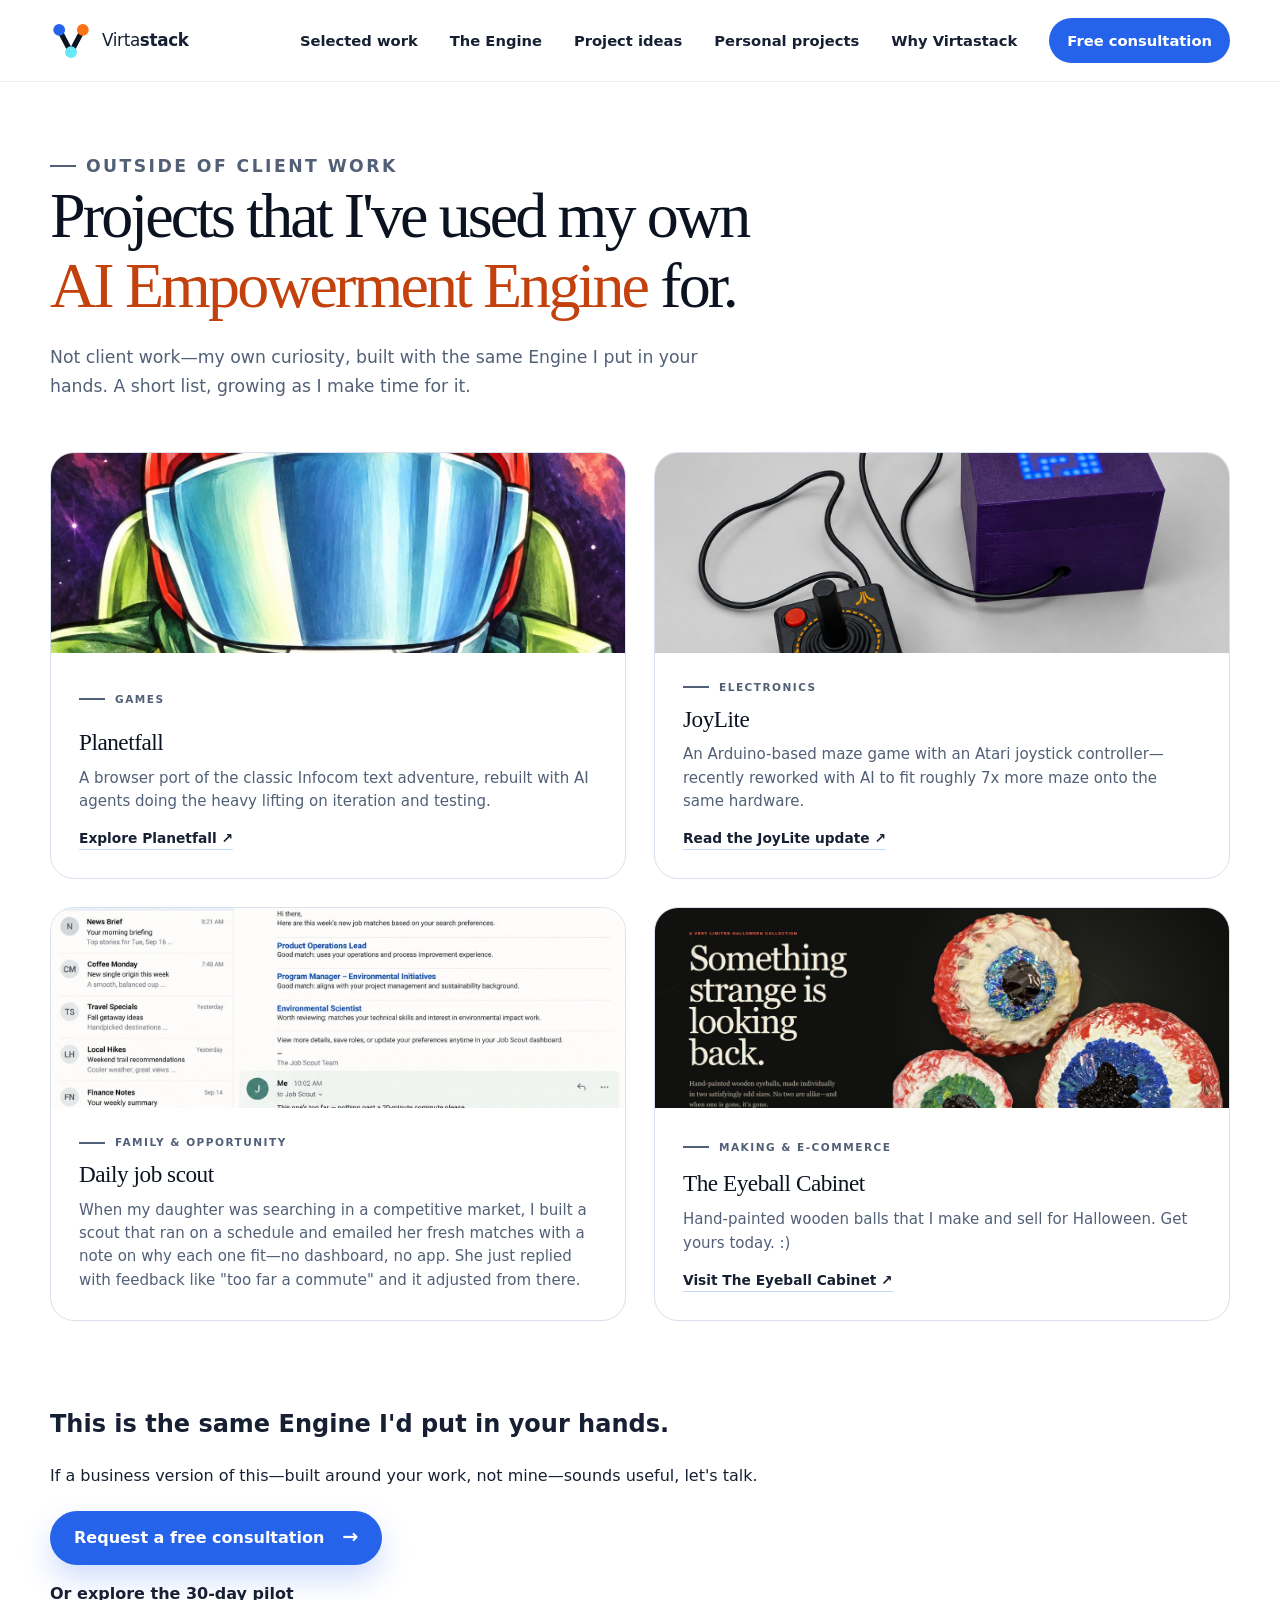
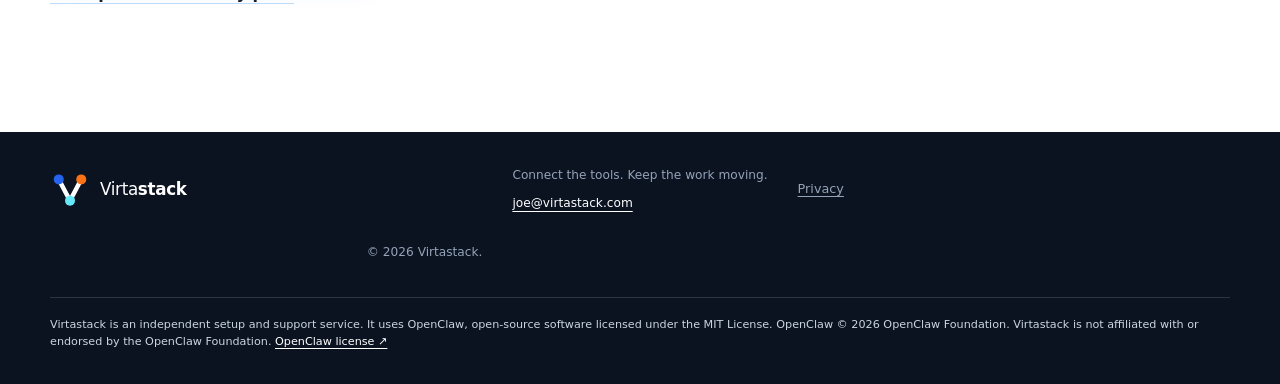
<file: personal-projects.html>
<!doctype html>
<html lang="en"><head><meta charset="UTF-8" /><meta name="viewport" content="width=device-width, initial-scale=1" />
<title>Personal Projects | Virtastack</title><meta name="description" content="Projects Joe Cochran has used his own AI Empowerment Engine for, outside of client work." />
<link rel="stylesheet" href="styles.css" />
    <link rel="icon" href="assets/brand/virtastack-signal-v-tile.svg" type="image/svg+xml" /><script src="app.js" defer></script>
<style>
.pp-page{padding-block:70px 100px}
.pp-intro{max-width:1040px}
.pp-intro h1{font:500 clamp(2.6rem,5vw,4.4rem)/1.1 Georgia,serif;letter-spacing:-.045em;margin:0 0 22px;color:var(--ink-deep)}
@media(min-width:761px){.pp-intro h1{white-space:nowrap}}
.pp-intro h1 em{color:var(--coral-dark);font-style:normal}
.pp-intro p{max-width:680px;font-size:1.08rem;line-height:1.65;color:#526077;margin:0}
.pp-grid{display:grid;grid-template-columns:repeat(2,minmax(0,1fr));gap:28px;margin-top:52px}
.pp-card{border:1px solid var(--line);border-radius:24px;overflow:hidden;background:#fff;display:flex;flex-direction:column}
.pp-art{height:200px;background:var(--mint-pale);display:flex;align-items:center;justify-content:center;overflow:hidden}
.pp-art img{width:100%;height:100%;object-fit:cover}
.pp-art.pp-art-icon{background:var(--forest)}
.pp-art-icon svg{width:52px;height:52px;fill:none;stroke:#fff;stroke-width:2.4;stroke-linecap:round;stroke-linejoin:round}
.pp-art.pp-art-stub{background:repeating-linear-gradient(135deg,#f1f5f9,#f1f5f9 10px,#e2e8f0 10px,#e2e8f0 20px)}
.pp-copy{padding:26px 28px 28px;display:flex;flex-direction:column;gap:10px;flex:1}
.pp-copy .eyebrow{font-size:.66rem;margin:0}
.pp-copy h2{font:500 1.45rem/1.2 Georgia,serif;letter-spacing:-.02em;margin:0;color:var(--ink-deep)}
.pp-copy p{margin:0;color:#526077;font-size:.94rem;line-height:1.55;flex:1}
.pp-links{display:flex;flex-wrap:wrap;gap:14px;margin-top:4px}
.pp-links a{font-size:.86rem;font-weight:750;color:var(--ink);border-bottom:1px solid var(--mint)}
.pp-stub-note{color:#718096;font-size:.82rem;font-style:italic}
.pp-cta{padding-block:64px 10px}
.pp-cta .button{margin-top:6px}
@media(max-width:760px){
.pp-grid{grid-template-columns:1fr}
}
</style></head><body>
<a class="skip-link" href="#main">Skip to content</a>
    <header class="site-header">
      <a class="brand" href="index.html#top" aria-label="Virtastack home">
        <span class="brand-mark" aria-hidden="true">
          <img src="assets/brand/virtastack-signal-v-mark.svg" alt="" />
        </span>
        <span class="brand-name"><strong>Virta</strong>stack</span>
      </a>

      <button class="menu-button" type="button" aria-expanded="false" aria-controls="site-nav">
        <span></span><span></span><span></span>
        <span class="sr-only">Open menu</span>
      </button>

      <nav id="site-nav" class="site-nav" aria-label="Main navigation">
        <a href="selected-work.html">Selected work</a>
        <a href="empowerment-engine.html">The Engine</a>
        <a href="project-ideas.html">Project ideas</a>
        <a href="personal-projects.html">Personal projects</a>
        <a href="index.html#about">Why Virtastack</a>
        <a class="nav-cta" href="get-started.html#consultation">Free consultation</a>
      </nav>
    </header>

<main id="main" class="section-shell pp-page">

<div class="pp-intro"><p class="eyebrow"><span></span> Outside of client work</p>
<h1>Projects that I've used my own<br /><em>AI Empowerment Engine</em> for.</h1>
<p>Not client work—my own curiosity, built with the same Engine I put in your hands. A&nbsp;short list, growing as I make time for it.</p>
</div>

<div class="pp-grid">

<article class="pp-card">
  <div class="pp-art"><img src="assets/planetfall-portrait.jpg" alt="Illustrated space explorer in a red helmet and green suit against a starry sky" loading="lazy" /></div>
  <div class="pp-copy">
    <p class="eyebrow"><span></span> Games</p>
    <h2>Planetfall</h2>
    <p>A browser port of the classic Infocom text adventure, rebuilt with AI agents doing the heavy lifting on iteration and testing.</p>
    <div class="pp-links"><a href="https://joetcochran.github.io/planetfall-site/" target="_blank" rel="noopener noreferrer">Explore Planetfall <span aria-hidden="true">↗</span></a></div>
  </div>
</article>

<article class="pp-card">
  <div class="pp-art"><img src="assets/joylite-composite.png" alt="JoyLite maze game in a purple enclosure with an illuminated blue maze and an Atari joystick" loading="lazy" /></div>
  <div class="pp-copy">
    <p class="eyebrow"><span></span> Electronics</p>
    <h2>JoyLite</h2>
    <p>An Arduino-based maze game with an Atari joystick controller—recently reworked with AI to fit roughly 7x more maze onto the same hardware.</p>
    <div class="pp-links"><a href="https://sites.google.com/site/joetcochran/joylite-maze/2026-updates" target="_blank" rel="noopener noreferrer">Read the JoyLite update <span aria-hidden="true">↗</span></a></div>
  </div>
</article>

<article class="pp-card">
  <div class="pp-art"><img src="assets/job-scout-email.jpg" alt="Email thread showing an automated job-scout message with match suggestions, a reply asking for a shorter commute, and a confirmation that the filter was updated" loading="lazy" style="object-position: center 38%;" /></div>
  <div class="pp-copy">
    <p class="eyebrow"><span></span> Family &amp; opportunity</p>
    <h2>Daily job scout</h2>
    <p>When my daughter was searching in a competitive market, I built a scout that ran on a schedule and emailed her fresh matches with a note on why each one fit—no dashboard, no app. She just replied with feedback like "too far a commute" and it adjusted from there.</p>
  </div>
</article>

<article class="pp-card">
  <div class="pp-art"><img src="assets/eyeballs-site.jpg" alt="The Eyeball Cabinet storefront featuring three hand-painted wooden eyeballs against a dark background" loading="lazy" /></div>
  <div class="pp-copy">
    <p class="eyebrow"><span></span> Making &amp; e-commerce</p>
    <h2>The Eyeball Cabinet</h2>
    <p>Hand-painted wooden balls that I make and sell for Halloween. Get yours today. :)</p>
    <div class="pp-links"><a href="https://eyeballs.rufferto.ai/" target="_blank" rel="noopener noreferrer">Visit The Eyeball Cabinet <span aria-hidden="true">↗</span></a></div>
  </div>
</article>

</div>

<section class="pp-cta" aria-labelledby="pp-cta-heading">
<h2 id="pp-cta-heading">This is the same Engine I'd put in your hands.</h2>
<p>If a business version of this—built around your work, not mine—sounds useful, let's talk.</p>
<a class="button button-primary" href="get-started.html#consultation">Request a free consultation <span aria-hidden="true">→</span></a>
<p><a class="text-link" href="get-started.html#fork">Or explore the 30-day pilot</a></p>
</section>

</main>

    <footer class="site-footer">
      <a class="brand brand-footer" href="index.html#top">
        <span class="brand-mark" aria-hidden="true">
          <img src="assets/brand/virtastack-signal-v-tile.svg" alt="" />
        </span>
        <span class="brand-name"><strong>Virta</strong>stack</span>
      </a>
      <div class="footer-contact"><p>Connect the tools. Keep the work moving.</p><a href="mailto:joe@virtastack.com">joe@virtastack.com</a></div>
      <div class="privacy-links"><a href="privacy.html">Privacy</a><button type="button" data-analytics-settings hidden>Analytics preferences</button></div>
      <p class="copyright">© <span id="year"></span> Virtastack.</p>
      <p class="footer-legal">Virtastack is an independent setup and support service. It uses OpenClaw, open-source software licensed under the MIT License. OpenClaw © 2026 OpenClaw Foundation. Virtastack is not affiliated with or endorsed by the OpenClaw Foundation. <a href="https://github.com/openclaw/openclaw/blob/main/LICENSE" target="_blank" rel="noopener noreferrer">OpenClaw license <span aria-hidden="true">↗</span></a></p>
    </footer>
</body></html>
</file>
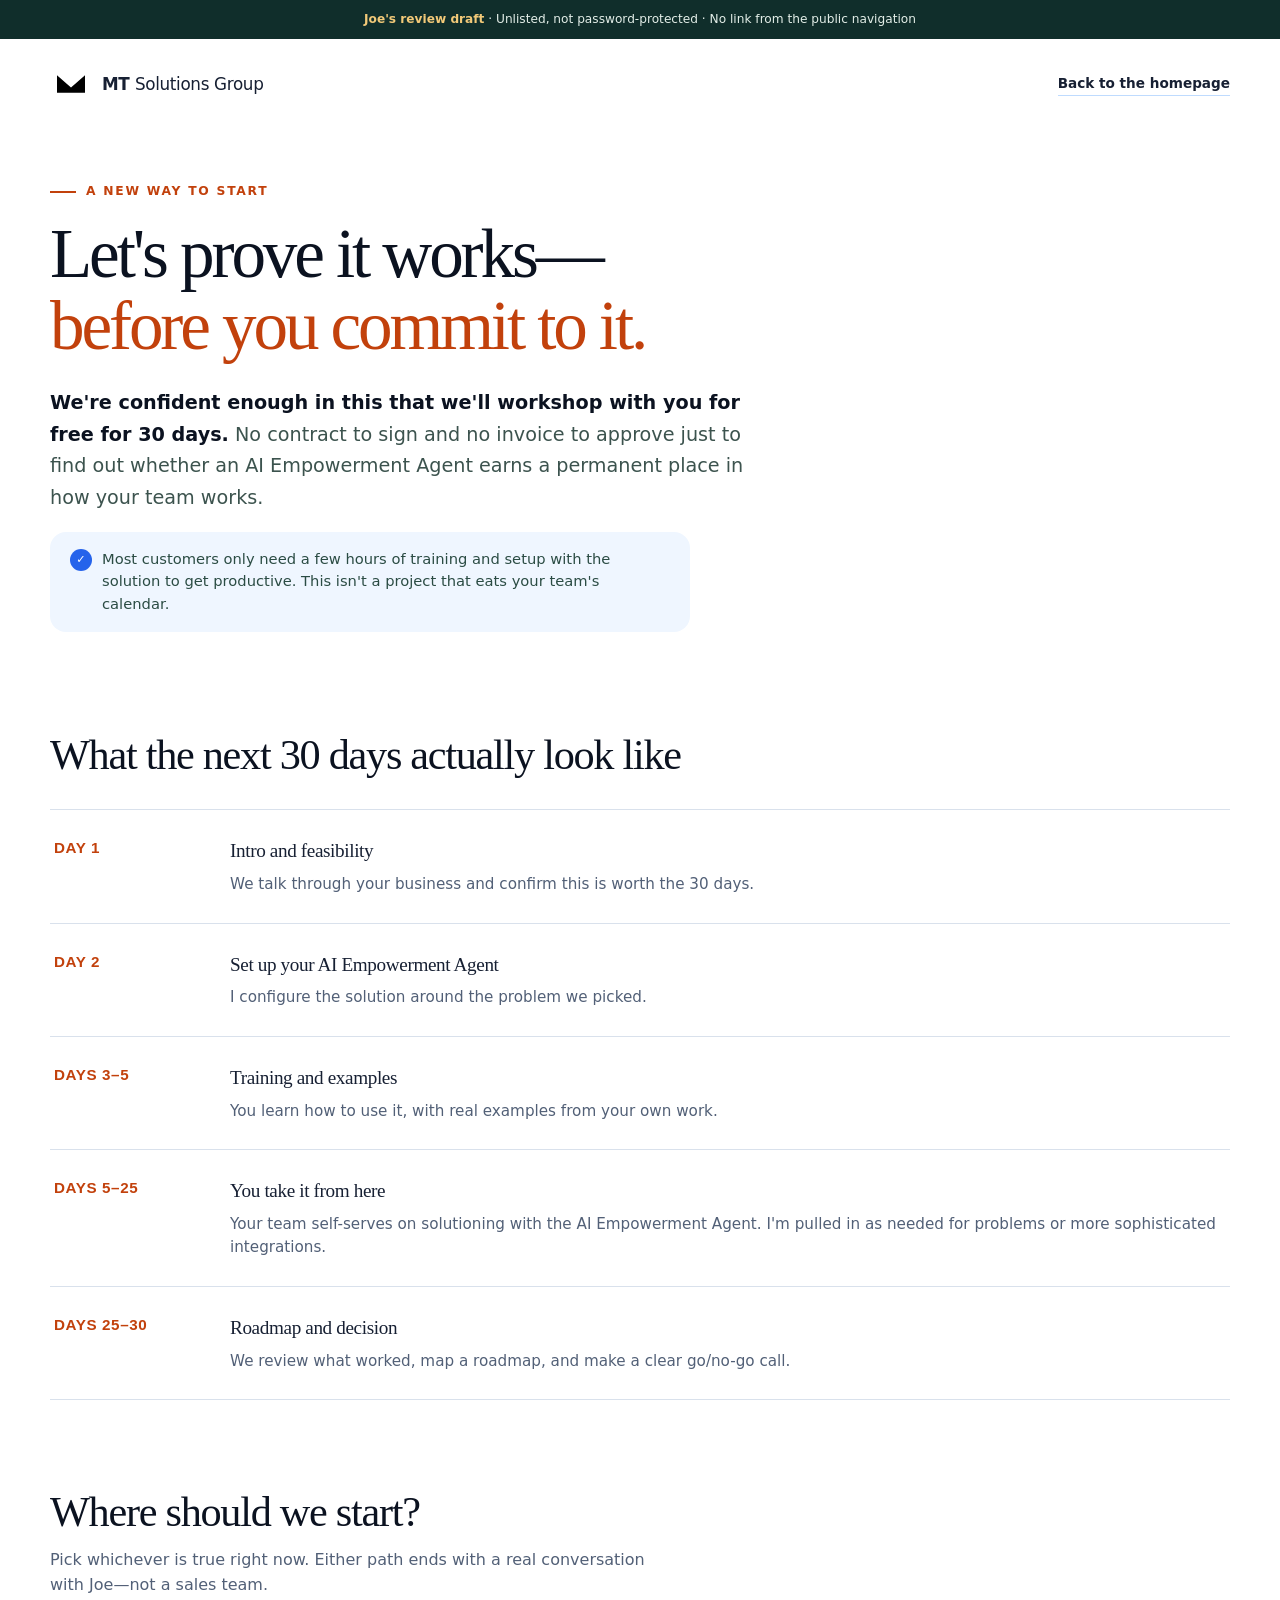
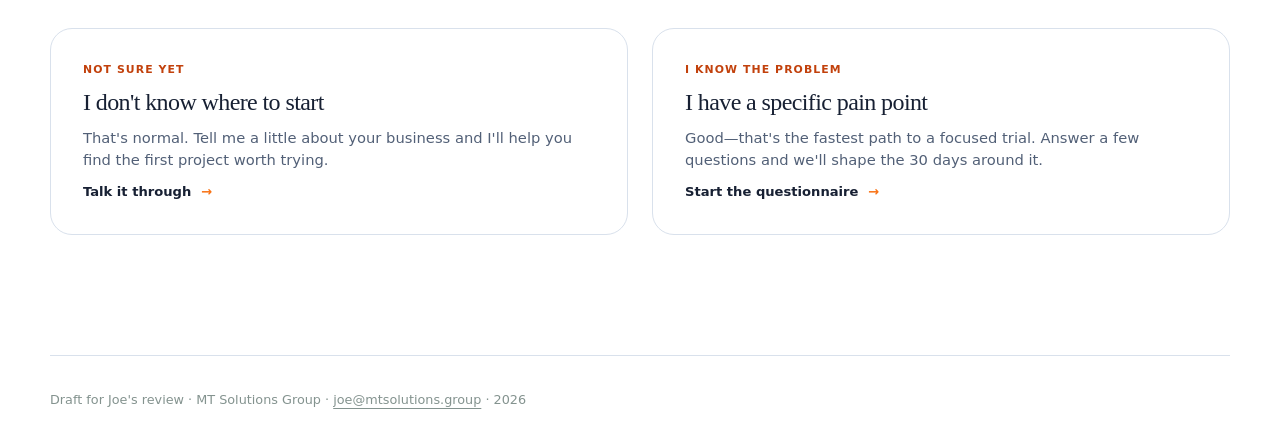
<file: preview-7495d6c7d16fac9e6b0d64ba.html>
<!doctype html>
<html lang="en"><head><meta charset="utf-8"><meta name="viewport" content="width=device-width, initial-scale=1"><meta name="robots" content="noindex, nofollow, noarchive"><meta name="referrer" content="no-referrer"><title>30-Day Risk-Free AI Trial — Draft | MT Solutions Group</title><meta name="description" content="A 30-day risk-free AI trial from MT Solutions Group: find your first project, or bring the one you already have, and see it working before you commit."><link rel="stylesheet" href="styles.css">
<style>
.draft-bar{padding:10px 24px;text-align:center;background:#102e2b;color:#e3eee8;font-size:.76rem}.draft-bar strong{color:#f2c978}
.trial-header{display:flex;justify-content:space-between;align-items:center;padding-block:24px;gap:20px;flex-wrap:wrap}
.trial-header a.text-link{font-size:.85rem}
.trial-main{padding-bottom:80px}

.trial-hero{padding:56px 0 40px;max-width:800px}
.trial-hero h1{font:500 clamp(2.6rem,5.4vw,4.6rem)/1.05 Georgia,serif;letter-spacing:-.045em;color:var(--ink-deep);margin:0 0 24px}
.trial-hero h1 em{color:var(--coral-dark);font-style:normal}
.trial-lede{font-size:clamp(1.05rem,2vw,1.2rem);line-height:1.65;color:#3c534e;max-width:700px;margin:0 0 18px}
.trial-lede strong{color:var(--ink-deep)}
.trial-reassure{display:flex;align-items:flex-start;gap:10px;max-width:640px;padding:16px 20px;background:var(--mint-pale);border-radius:16px;color:#2b4c44;font-size:.92rem;line-height:1.55}
.trial-reassure span{flex:0 0 auto;display:grid;place-items:center;width:22px;height:22px;margin-top:1px;color:white;background:var(--forest);border-radius:50%;font-size:.7rem}

.trial-timeline{padding:44px 0}
.trial-timeline h2{font:500 clamp(1.9rem,3.3vw,2.7rem)/1.15 Georgia,serif;letter-spacing:-.03em;color:var(--ink-deep);margin:0 0 30px}
.trial-steps{list-style:none;margin:0;padding:0;border-top:1px solid var(--line)}
.trial-tl-item{display:grid;grid-template-columns:150px 1fr;gap:26px;padding:26px 4px;border-bottom:1px solid var(--line)}
.trial-tl-day{font:700 .95rem/1.3 Inter,sans-serif;color:var(--coral-dark);text-transform:uppercase;letter-spacing:.04em;padding-top:2px}
.trial-tl-item strong{display:block;color:var(--ink);font-family:Georgia,serif;font-weight:500;font-size:1.2rem;letter-spacing:-.02em;margin-bottom:6px}
.trial-tl-item p{margin:0;color:var(--muted);font-size:.95rem;line-height:1.55}

.trial-fork{padding:44px 0 20px}
.trial-fork h2{font:500 clamp(1.9rem,3.3vw,2.7rem)/1.15 Georgia,serif;letter-spacing:-.03em;color:var(--ink-deep);margin:0 0 10px}
.trial-fork > p{color:var(--muted);margin:0 0 30px;max-width:620px}
.trial-fork-grid{display:grid;grid-template-columns:repeat(2,1fr);gap:24px}
.trial-fork-card{display:flex;flex-direction:column;align-items:flex-start;gap:10px;text-align:left;width:100%;padding:32px;border:1px solid var(--line);border-radius:22px;background:white;cursor:pointer;font:inherit;color:inherit;transition:transform .2s,background .2s,color .2s,border-color .2s}
.trial-fork-card:hover{transform:translateY(-3px);background:var(--mint-pale)}
.trial-fork-card:focus-visible{outline:2px solid var(--forest-bright);outline-offset:3px}
.trial-fork-card[aria-expanded="true"]{background:var(--forest);border-color:var(--forest);color:white}
.trial-fork-card[aria-expanded="true"] .trial-fork-kicker{color:var(--gold)}
.trial-fork-card[aria-expanded="true"] p{color:#cfe0da}
.trial-fork-card[aria-expanded="true"] .card-link{color:white}
.trial-fork-kicker{font-size:.68rem;font-weight:800;text-transform:uppercase;letter-spacing:.1em;color:var(--coral-dark)}
.trial-fork-card h3{margin:0;font:500 1.5rem/1.2 Georgia,serif;letter-spacing:-.025em}
.trial-fork-card p{margin:0;color:var(--muted);font-size:.92rem;line-height:1.5}

.trial-panel{margin-top:20px;padding:40px clamp(24px,4vw,52px) 48px;background:var(--cream);border:1px solid var(--line);border-radius:28px}
.trial-back{margin-bottom:22px;padding:0;border:0;background:none;color:var(--ink);font-weight:750;font-size:.85rem;cursor:pointer;text-decoration:underline;text-underline-offset:4px}
.trial-panel h2{font:500 clamp(1.9rem,3.3vw,2.6rem)/1.15 Georgia,serif;letter-spacing:-.03em;color:var(--ink-deep);margin:0 0 14px}
.trial-panel > p{color:var(--muted);max-width:640px;margin:0 0 28px}
[tabindex="-1"]:focus{outline:2px solid var(--forest-bright);outline-offset:4px}

.trial-field{margin-bottom:24px}
.trial-field label{display:block;font-weight:700;color:var(--ink);font-size:.92rem;margin-bottom:8px}
.trial-field textarea,.trial-other-input{width:100%;padding:13px 15px;border:1.5px solid #cfd9d4;border-radius:14px;background:white;color:var(--text);font:inherit;font-size:.92rem;resize:vertical}
.trial-field textarea:focus,.trial-other-input:focus{outline:none;border-color:var(--forest-bright);box-shadow:0 0 0 4px rgba(31,90,81,.08)}
.trial-other-input{margin-top:12px}

.trial-fieldset{border:0;padding:0;margin:0 0 26px}
.trial-fieldset legend{font-weight:700;color:var(--ink);font-size:.92rem;margin-bottom:10px;padding:0}
.trial-choice-grid{display:grid;grid-template-columns:repeat(3,1fr);gap:10px}
.trial-choice-grid-wide{grid-template-columns:repeat(2,1fr)}
.trial-choice{position:relative;display:flex;align-items:center;justify-content:center;text-align:center;min-height:52px;padding:10px 14px;border:1.5px solid #cfd9d4;border-radius:14px;background:white;cursor:pointer;font-size:.86rem;font-weight:650;color:var(--text);transition:background .15s,border-color .15s,color .15s}
.trial-choice input{position:absolute;inset:0;opacity:0;margin:0;cursor:pointer}
.trial-choice:has(input:checked){background:var(--forest);border-color:var(--forest);color:white}
.trial-choice:has(input:focus-visible){outline:2px solid var(--forest-bright);outline-offset:2px}
.trial-checklist{display:grid;grid-template-columns:repeat(2,1fr);gap:10px}
.trial-check{position:relative;display:flex;align-items:center;gap:10px;padding:11px 14px;border:1.5px solid #cfd9d4;border-radius:14px;background:white;cursor:pointer;font-size:.86rem;font-weight:600;color:var(--text);transition:background .15s,border-color .15s,color .15s}
.trial-check input{position:absolute;inset:0;opacity:0;margin:0;cursor:pointer}
.trial-check::before{content:"";flex:0 0 auto;width:18px;height:18px;border:1.5px solid #b7c2bf;border-radius:5px;background:white}
.trial-check:has(input:checked){background:var(--mint-pale);border-color:var(--forest)}
.trial-check:has(input:checked)::before{background:var(--forest);border-color:var(--forest)}
.trial-check:has(input:focus-visible){outline:2px solid var(--forest-bright);outline-offset:2px}

.trial-toggle{position:relative;display:flex;align-items:center;gap:14px;padding:14px 0;cursor:pointer;border-top:1px solid var(--line)}
.trial-toggle input{position:absolute;opacity:0;width:1px;height:1px}
.trial-toggle-track{flex:0 0 auto;position:relative;width:42px;height:24px;background:#d7dfda;border-radius:999px;transition:background .18s}
.trial-toggle-track::after{content:"";position:absolute;top:3px;left:3px;width:18px;height:18px;background:white;border-radius:50%;box-shadow:0 1px 3px rgba(0,0,0,.25);transition:transform .18s}
.trial-toggle input:checked + .trial-toggle-track{background:var(--forest)}
.trial-toggle input:checked + .trial-toggle-track::after{transform:translateX(18px)}
.trial-toggle input:focus-visible + .trial-toggle-track{outline:2px solid var(--forest-bright);outline-offset:2px}
.trial-toggle-label{font-size:.9rem;color:var(--text);line-height:1.4}
.trial-conditional{margin-top:14px}

.trial-validation{color:var(--coral-dark);font-weight:700;font-size:.85rem;margin:0 0 16px}
.trial-status{font-size:.85rem;color:var(--forest);min-height:1.2em}
.trial-nav{display:flex;justify-content:space-between;gap:12px;margin-top:12px}
.trial-nav .button{min-height:48px}

.trial-footer{padding:34px 0 10px;color:#84938f;font-size:.8rem;border-top:1px solid var(--line);margin-top:20px}
.trial-footer a{text-decoration:underline;text-underline-offset:4px;color:inherit}

@media(max-width:760px){
.trial-fork-grid{grid-template-columns:1fr}
.trial-choice-grid{grid-template-columns:repeat(2,1fr)}
.trial-choice-grid-wide{grid-template-columns:1fr}
.trial-checklist{grid-template-columns:1fr}
.trial-tl-item{grid-template-columns:1fr;gap:6px}
.trial-panel{padding:28px 20px 36px}
.trial-nav{flex-direction:column-reverse}
.trial-nav .button{width:100%}
}
</style></head><body>
<a class="skip-link" href="#main">Skip to content</a>
<div class="draft-bar"><strong>Joe's review draft</strong> · Unlisted, not password-protected · No link from the public navigation</div>
<header class="trial-header section-shell">
<a class="brand" href="index.html" aria-label="MT Solutions Group home"><span class="brand-mark" aria-hidden="true"><svg viewBox="0 0 48 48" role="img"><path d="M8 34V14l16 14 16-14v20"/><path d="M15 34V25m18 9v-9"/></svg></span><span class="brand-name">MT <strong>Solutions Group</strong></span></a>
<a class="text-link" href="index.html">Back to the homepage</a>
</header>

<main id="main" class="section-shell trial-main">

<section class="trial-hero">
<p class="eyebrow"><span></span> A new way to start</p>
<h1>Let's prove it works—<br><em>before you commit to it.</em></h1>
<p class="trial-lede"><strong>We're confident enough in this that we'll workshop with you for free for 30 days.</strong> No contract to sign and no invoice to approve just to find out whether an AI Empowerment Agent earns a permanent place in how your team works.</p>
<p class="trial-reassure"><span aria-hidden="true">✓</span> Most customers only need a few hours of training and setup with the solution to get productive. This isn't a project that eats your team's calendar.</p>
</section>

<section class="trial-timeline" aria-labelledby="timeline-heading">
<h2 id="timeline-heading">What the next 30 days actually look like</h2>
<ol class="trial-steps">
<li class="trial-tl-item"><span class="trial-tl-day">Day 1</span><div><strong>Intro and feasibility</strong><p>We talk through your business and confirm this is worth the 30 days.</p></div></li>
<li class="trial-tl-item"><span class="trial-tl-day">Day 2</span><div><strong>Set up your AI Empowerment Agent</strong><p>I configure the solution around the problem we picked.</p></div></li>
<li class="trial-tl-item"><span class="trial-tl-day">Days 3–5</span><div><strong>Training and examples</strong><p>You learn how to use it, with real examples from your own work.</p></div></li>
<li class="trial-tl-item"><span class="trial-tl-day">Days 5–25</span><div><strong>You take it from here</strong><p>Your team self-serves on solutioning with the AI Empowerment Agent. I'm pulled in as needed for problems or more sophisticated integrations.</p></div></li>
<li class="trial-tl-item"><span class="trial-tl-day">Days 25–30</span><div><strong>Roadmap and decision</strong><p>We review what worked, map a roadmap, and make a clear go/no-go call.</p></div></li>
</ol>
</section>

<section class="trial-fork" id="fork" aria-labelledby="fork-heading">
<h2 id="fork-heading" tabindex="-1">Where should we start?</h2>
<p>Pick whichever is true right now. Either path ends with a real conversation with Joe—not a sales team.</p>
<div class="trial-fork-grid">
<button type="button" class="trial-fork-card" id="fork-coach" aria-expanded="false" aria-controls="coach-panel"><span class="trial-fork-kicker">Not sure yet</span><h3>I don't know where to start</h3><p>That's normal. Tell me a little about your business and I'll help you find the first project worth trying.</p><span class="card-link">Talk it through <b>→</b></span></button>
<button type="button" class="trial-fork-card" id="fork-questionnaire" aria-expanded="false" aria-controls="questionnaire-panel"><span class="trial-fork-kicker">I know the problem</span><h3>I have a specific pain point</h3><p>Good—that's the fastest path to a focused trial. Answer a few questions and we'll shape the 30 days around it.</p><span class="card-link">Start the questionnaire <b>→</b></span></button>
</div>
</section>

<section class="trial-panel" id="coach-panel" hidden aria-labelledby="coach-heading">
<button type="button" class="trial-back" data-back>← Choose a different path</button>
<p class="eyebrow"><span></span> A co-innovation partner, not a pitch</p>
<h2 id="coach-heading" tabindex="-1">Let's find your first project together.</h2>
<p>You don't need to arrive with a fully scoped problem. My job here is to help you spot the first project worth trying—not to convince you AI belongs everywhere in your business.</p>
<form id="coach-form">
<div class="trial-field"><label for="coach-q1">What does your business do, and what's on your mind about AI right now?</label><textarea id="coach-q1" rows="3" maxlength="600" placeholder="For example: we run a small logistics brokerage and everyone keeps telling us we should be 'using AI'—we just don't know for what."></textarea></div>
<div class="trial-field"><label for="coach-q2">Where's the most tedious, repetitive, or error-prone part of a typical week for your team?</label><textarea id="coach-q2" rows="3" maxlength="600" placeholder="Optional, but it helps me come prepared."></textarea></div>
<button type="submit" class="button button-primary">Book an intro conversation →</button>
</form>
<p id="coach-status" role="status" class="trial-status"></p>
<p class="handoff-note">Sent straight to Joe. If that fails for any reason, it opens a draft in your mail app instead — nothing is lost.</p>
</section>

<section class="trial-panel" id="questionnaire-panel" hidden aria-labelledby="q-heading">
<button type="button" class="trial-back" data-back>← Choose a different path</button>
<div class="advisor-topbar" style="padding:0 0 16px"><p class="eyebrow" style="margin:0"><span></span> Let's scope your 30 days</p><span id="q-step-counter" class="step-counter">Step 1 of 6</span></div>
<div class="progress-track"><span id="q-progress-bar"></span></div>
<h2 id="q-heading" tabindex="-1" style="margin-top:22px">A few questions before we workshop.</h2>

<form id="q-form" novalidate>

<section class="trial-step" data-step="business">
<h3 tabindex="-1">Your business, quickly</h3>
<div class="trial-field"><label for="biz-desc">What does your business do?</label><textarea id="biz-desc" rows="2" maxlength="400" placeholder="For example: we're a regional HVAC contractor doing residential and light commercial work."></textarea></div>
<fieldset class="trial-fieldset"><legend>Team size</legend><div class="trial-choice-grid">
<label class="trial-choice"><input type="radio" name="teamSize" value="1-5"><span>1–5</span></label>
<label class="trial-choice"><input type="radio" name="teamSize" value="6-20"><span>6–20</span></label>
<label class="trial-choice"><input type="radio" name="teamSize" value="21-50"><span>21–50</span></label>
<label class="trial-choice"><input type="radio" name="teamSize" value="51-200"><span>51–200</span></label>
<label class="trial-choice"><input type="radio" name="teamSize" value="200+"><span>200+</span></label>
<label class="trial-choice"><input type="radio" name="teamSize" value="other"><span>Something else</span></label>
</div><input type="text" class="trial-other-input" id="teamSize-other" hidden placeholder="Tell us about your team" maxlength="120"></fieldset>
<fieldset class="trial-fieldset"><legend>Annual revenue range</legend><div class="trial-choice-grid">
<label class="trial-choice"><input type="radio" name="revenue" value="under-500k"><span>Under $500K</span></label>
<label class="trial-choice"><input type="radio" name="revenue" value="500k-2m"><span>$500K–$2M</span></label>
<label class="trial-choice"><input type="radio" name="revenue" value="2m-10m"><span>$2M–$10M</span></label>
<label class="trial-choice"><input type="radio" name="revenue" value="10m-50m"><span>$10M–$50M</span></label>
<label class="trial-choice"><input type="radio" name="revenue" value="50m+"><span>$50M+</span></label>
<label class="trial-choice"><input type="radio" name="revenue" value="other"><span>Prefer not to say / other</span></label>
</div><input type="text" class="trial-other-input" id="revenue-other" hidden placeholder="Optional detail" maxlength="120"></fieldset>
</section>

<section class="trial-step" data-step="pain" hidden>
<h3 tabindex="-1">Where it hurts</h3>
<p>Where would you most like to see improvement first?</p>
<fieldset class="trial-fieldset"><legend class="sr-only">Where it hurts</legend><div class="trial-choice-grid trial-choice-grid-wide">
<label class="trial-choice"><input type="radio" name="painPoint" value="sales-marketing"><span>Sales &amp; marketing</span></label>
<label class="trial-choice"><input type="radio" name="painPoint" value="admin-backoffice"><span>Administrative &amp; back-office work</span></label>
<label class="trial-choice"><input type="radio" name="painPoint" value="operations"><span>Operations &amp; fulfillment</span></label>
<label class="trial-choice"><input type="radio" name="painPoint" value="customer-service"><span>Customer service &amp; support</span></label>
<label class="trial-choice"><input type="radio" name="painPoint" value="data-reporting"><span>Data &amp; reporting</span></label>
<label class="trial-choice"><input type="radio" name="painPoint" value="other"><span>Something else</span></label>
</div><input type="text" class="trial-other-input" id="painPoint-other" hidden placeholder="Tell us where it hurts" maxlength="140"></fieldset>
</section>

<section class="trial-step" data-step="sales" hidden>
<h3 tabindex="-1">Sales &amp; marketing, in more detail</h3>
<p>Check anything that's a regular struggle.</p>
<fieldset class="trial-fieldset"><legend class="sr-only">Sales and marketing struggles</legend><div class="trial-checklist">
<label class="trial-check"><input type="checkbox" value="Generating new leads"><span>Generating new leads</span></label>
<label class="trial-check"><input type="checkbox" value="Following up / nurturing leads"><span>Following up / nurturing leads</span></label>
<label class="trial-check"><input type="checkbox" value="Writing proposals or quotes"><span>Writing proposals or quotes</span></label>
<label class="trial-check"><input type="checkbox" value="Producing content or marketing material"><span>Producing content or marketing material</span></label>
<label class="trial-check"><input type="checkbox" value="Keeping CRM data accurate"><span>Keeping CRM data accurate</span></label>
</div></fieldset>
<div class="trial-field"><label for="sales-other">Anything else about sales &amp; marketing worth mentioning?</label><textarea id="sales-other" rows="3" maxlength="500" placeholder="Optional—the more specific, the better."></textarea></div>
</section>

<section class="trial-step" data-step="admin" hidden>
<h3 tabindex="-1">Administrative load</h3>
<p>What tedious, repetitive tasks eat staff hours?</p>
<fieldset class="trial-fieldset"><legend class="sr-only">Administrative tasks</legend><div class="trial-checklist">
<label class="trial-check"><input type="checkbox" value="Data entry / re-entry between systems"><span>Data entry / re-entry between systems</span></label>
<label class="trial-check"><input type="checkbox" value="Scheduling &amp; calendar coordination"><span>Scheduling &amp; calendar coordination</span></label>
<label class="trial-check"><input type="checkbox" value="Invoicing, billing &amp; collections"><span>Invoicing, billing &amp; collections</span></label>
<label class="trial-check"><input type="checkbox" value="Expense reports &amp; reimbursements"><span>Expense reports &amp; reimbursements</span></label>
<label class="trial-check"><input type="checkbox" value="HR / onboarding paperwork"><span>HR / onboarding paperwork</span></label>
<label class="trial-check"><input type="checkbox" value="Compliance documentation &amp; reporting"><span>Compliance documentation &amp; reporting</span></label>
</div></fieldset>
<div class="trial-field"><label for="admin-other">Anything else eating your team's time?</label><textarea id="admin-other" rows="2" maxlength="400" placeholder="Optional"></textarea></div>
</section>

<section class="trial-step" data-step="systems" hidden>
<h3 tabindex="-1">Your systems &amp; tools</h3>
<p>What do you run on today? Check what applies.</p>
<fieldset class="trial-fieldset"><legend>CRM</legend><div class="trial-checklist">
<label class="trial-check"><input type="checkbox" value="HubSpot"><span>HubSpot</span></label>
<label class="trial-check"><input type="checkbox" value="Salesforce"><span>Salesforce</span></label>
<label class="trial-check"><input type="checkbox" value="Zoho"><span>Zoho</span></label>
<label class="trial-check"><input type="checkbox" value="Spreadsheet / none yet"><span>Spreadsheet / none yet</span></label>
<label class="trial-check"><input type="checkbox" value="Other CRM"><span>Other</span></label>
</div></fieldset>
<fieldset class="trial-fieldset"><legend>Email &amp; messaging</legend><div class="trial-checklist">
<label class="trial-check"><input type="checkbox" value="Google Workspace"><span>Google Workspace</span></label>
<label class="trial-check"><input type="checkbox" value="Microsoft 365 / Outlook"><span>Microsoft 365 / Outlook</span></label>
<label class="trial-check"><input type="checkbox" value="Slack"><span>Slack</span></label>
<label class="trial-check"><input type="checkbox" value="Microsoft Teams"><span>Microsoft Teams</span></label>
<label class="trial-check"><input type="checkbox" value="Other messaging"><span>Other</span></label>
</div></fieldset>
<fieldset class="trial-fieldset"><legend>Existing AI tools</legend><div class="trial-checklist">
<label class="trial-check"><input type="checkbox" value="ChatGPT"><span>ChatGPT</span></label>
<label class="trial-check"><input type="checkbox" value="Microsoft Copilot"><span>Microsoft Copilot</span></label>
<label class="trial-check"><input type="checkbox" value="Gemini"><span>Gemini</span></label>
<label class="trial-check"><input type="checkbox" value="None yet"><span>None yet</span></label>
<label class="trial-check"><input type="checkbox" value="Other AI tool"><span>Other</span></label>
</div></fieldset>
<div class="trial-field"><label for="systems-other">Anything else about your systems worth flagging?</label><textarea id="systems-other" rows="2" maxlength="400" placeholder="Optional"></textarea></div>
</section>

<section class="trial-step" data-step="constraints" hidden>
<h3 tabindex="-1">Constraints</h3>
<div class="trial-field"><label for="approver">Who needs to sign off on changes to how your team works?</label><textarea id="approver" rows="2" maxlength="300" placeholder="For example: me, or IT and my ops manager."></textarea></div>
<label class="trial-toggle"><input type="checkbox" id="toggle-compliance"><span class="trial-toggle-track" aria-hidden="true"></span><span class="trial-toggle-label">We have specific compliance or regulatory requirements (HIPAA, PCI-DSS, SOC 2, industry rules, etc.)</span></label>
<div class="trial-field trial-conditional" id="compliance-detail-wrap" hidden><label for="compliance-detail">What should we know?</label><textarea id="compliance-detail" rows="2" maxlength="300"></textarea></div>
<label class="trial-toggle"><input type="checkbox" id="toggle-locked"><span class="trial-toggle-track" aria-hidden="true"></span><span class="trial-toggle-label">There are systems or tools that must stay exactly as they are</span></label>
<div class="trial-field trial-conditional" id="locked-detail-wrap" hidden><label for="locked-detail">Which ones, and why?</label><textarea id="locked-detail" rows="2" maxlength="300"></textarea></div>
</section>

<section class="trial-step" data-step="summary" hidden>
<h3 tabindex="-1">Here's what we heard</h3>
<p>Take a look, then send it to Joe—or grab a copy for yourself first.</p>
<dl class="brief-details" id="summary-details"></dl>
<p class="brief-caveat">This questionnaire organizes your answers and starts a conversation. It is not a feasibility assessment or a promise of results.</p>
<div class="brief-actions">
<button id="q-copy" class="button button-primary" type="button">Copy for myself</button>
<button id="q-download" class="button button-secondary" type="button">Download brief</button>
<a id="q-email" class="button button-secondary" href="mailto:joe@mtsolutions.group">Send to Joe →</a>
</div>
<p class="handoff-note">Sent straight to Joe. If that fails for any reason, it opens a draft in your mail app instead — nothing is lost. You can also copy or download the brief for yourself.</p>
<p id="q-status" role="status" class="trial-status"></p>
<button id="q-restart" class="restart-button" type="button">↻ Start over</button>
</section>

<p id="q-error" class="trial-validation" role="alert" hidden></p>
<div class="trial-nav">
<button type="button" id="q-back-btn" class="button button-secondary" hidden>← Back</button>
<button type="button" id="q-next-btn" class="button button-primary">Continue →</button>
</div>
</form>
</section>

</main>
<footer class="trial-footer section-shell">Draft for Joe's review · MT Solutions Group · <a href="mailto:joe@mtsolutions.group">joe@mtsolutions.group</a> · <span id="trial-year"></span></footer>

<script>
document.querySelector('#trial-year').textContent = new Date().getFullYear();

// --- Web3Forms: direct send, with mailto as an automatic fallback ---
const WEB3FORMS_ACCESS_KEY = '46ff98e7-5ae3-4877-bbbd-da8c2a712dd6';
async function sendToWeb3Forms({ subject, message }) {
  const res = await fetch('https://api.web3forms.com/submit', {
    method: 'POST',
    headers: { 'Content-Type': 'application/json', Accept: 'application/json' },
    body: JSON.stringify({ access_key: WEB3FORMS_ACCESS_KEY, subject, message, from_name: 'MT Solutions Group site' }),
  });
  const data = await res.json().catch(() => ({}));
  if (!res.ok || data.success === false) throw new Error(data.message || 'Web3Forms submission failed');
  return data;
}

// --- Fork: choose a path, or go back to the choice ---
(() => {
  const forkButtons = [...document.querySelectorAll('.trial-fork-card')];
  const fork = document.querySelector('#fork');
  const panels = { 'fork-coach': document.querySelector('#coach-panel'), 'fork-questionnaire': document.querySelector('#questionnaire-panel') };

  function openPanel(btn) {
    forkButtons.forEach(b => { b.setAttribute('aria-expanded', String(b === btn)); panels[b.id].hidden = b !== btn; });
    fork.hidden = true;
    const panel = panels[btn.id];
    const heading = panel.querySelector('h2[tabindex="-1"]');
    panel.scrollIntoView({ behavior: 'smooth', block: 'start' });
    heading?.focus();
    if (btn.id === 'fork-questionnaire') window.mtInitQuestionnaire?.();
  }
  function closeToFork() {
    forkButtons.forEach(b => { b.setAttribute('aria-expanded', 'false'); panels[b.id].hidden = true; });
    fork.hidden = false;
    fork.scrollIntoView({ behavior: 'smooth', block: 'start' });
    document.querySelector('#fork-heading').focus();
  }
  forkButtons.forEach(btn => btn.addEventListener('click', () => {
    if (btn.getAttribute('aria-expanded') === 'true') closeToFork();
    else openPanel(btn);
  }));
  document.querySelectorAll('[data-back]').forEach(btn => btn.addEventListener('click', closeToFork));
})();

// --- AI Coach: lightweight capture, then mailto handoff ---
(() => {
  const form = document.querySelector('#coach-form');
  const status = document.querySelector('#coach-status');
  form.addEventListener('submit', async event => {
    event.preventDefault();
    const q1 = document.querySelector('#coach-q1').value.trim();
    const q2 = document.querySelector('#coach-q2').value.trim();
    const lines = ["I'd like to talk through where AI could help my business.", ''];
    lines.push('What my business does / what\'s on my mind:', q1 || '(not answered yet)', '');
    lines.push('Where the week gets tedious or error-prone:', q2 || '(not answered yet)', '');
    lines.push('Sent from the MT Solutions Group 30-day trial page.');
    const body = lines.join('\n');
    const subject = "Let's find the right first project";
    status.textContent = 'Sending…';
    try {
      await sendToWeb3Forms({ subject, message: body });
      status.textContent = 'Sent — Joe will follow up soon.';
    } catch (err) {
      status.textContent = "Couldn't send automatically, opening your mail app instead…";
      location.href = `mailto:joe@mtsolutions.group?subject=${encodeURIComponent(subject)}&body=${encodeURIComponent(body)}`;
    }
  });
})();

// --- Branching questionnaire ---
window.mtInitQuestionnaire = (() => {
  let started = false;
  return () => {
    if (started) return;
    started = true;
    const form = document.querySelector('#q-form');
    const order = ['business', 'pain', 'sales', 'admin', 'systems', 'constraints', 'summary'];
    const stepEls = {};
    order.forEach(id => { stepEls[id] = form.querySelector(`[data-step="${id}"]`); });
    const backBtn = document.querySelector('#q-back-btn');
    const nextBtn = document.querySelector('#q-next-btn');
    const errorEl = document.querySelector('#q-error');
    const stepCounter = document.querySelector('#q-step-counter');
    const progressBar = document.querySelector('#q-progress-bar');
    let current = 0;
    let brief = '';

    function activeSteps() {
      const pain = form.querySelector('input[name="painPoint"]:checked')?.value;
      return order.filter(id => id !== 'sales' || pain === 'sales-marketing');
    }
    function text(id) { return document.querySelector('#' + id).value.trim(); }
    function radioAnswer(name, otherId) {
      const input = form.querySelector(`input[name="${name}"]:checked`);
      if (!input) return '';
      const label = input.closest('label').querySelector('span').textContent;
      if (input.value === 'other') { const other = text(otherId); return other || label; }
      return label;
    }
    function checklistAnswer(step, groupIndex) {
      const fieldset = stepEls[step].querySelectorAll('fieldset')[groupIndex];
      const checked = [...fieldset.querySelectorAll('input[type=checkbox]:checked')].map(i => i.value);
      return checked.length ? checked.join(', ') : 'None checked';
    }

    function show(index) {
      const steps = activeSteps();
      current = Math.max(0, Math.min(index, steps.length - 1));
      order.forEach(id => { stepEls[id].hidden = true; });
      const id = steps[current];
      stepEls[id].hidden = false;
      stepCounter.textContent = `Step ${current + 1} of ${steps.length}`;
      progressBar.style.width = `${((current + 1) / steps.length) * 100}%`;
      backBtn.hidden = current === 0;
      nextBtn.hidden = id === 'summary';
      errorEl.hidden = true; errorEl.textContent = '';
      const heading = stepEls[id].querySelector('h3');
      heading?.focus();
      if (id === 'summary') buildSummary();
    }
    function validate(id) {
      if (id === 'business') return Boolean(form.querySelector('input[name="teamSize"]:checked') && form.querySelector('input[name="revenue"]:checked'));
      if (id === 'pain') return Boolean(form.querySelector('input[name="painPoint"]:checked'));
      return true;
    }
    function validationMessage(id) {
      if (id === 'business') return 'Choose a team size and revenue range to continue.';
      if (id === 'pain') return 'Choose where it hurts most to continue.';
      return '';
    }

    nextBtn.addEventListener('click', () => {
      const steps = activeSteps();
      const id = steps[current];
      if (!validate(id)) { errorEl.textContent = validationMessage(id); errorEl.hidden = false; return; }
      show(current + 1);
    });
    backBtn.addEventListener('click', () => show(current - 1));

    // Reveal "something else" free-text fields next to their choice grid.
    form.querySelectorAll('.trial-choice-grid').forEach(grid => {
      grid.addEventListener('change', event => {
        if (!event.target.matches('input[type=radio]')) return;
        const otherInput = grid.parentElement.querySelector('.trial-other-input');
        if (!otherInput) return;
        const isOther = event.target.value === 'other';
        otherInput.hidden = !isOther;
        if (isOther) otherInput.focus();
      });
    });

    // Constraint toggles reveal a detail field.
    document.querySelector('#toggle-compliance').addEventListener('change', e => {
      const wrap = document.querySelector('#compliance-detail-wrap');
      wrap.hidden = !e.target.checked;
      if (e.target.checked) document.querySelector('#compliance-detail').focus();
    });
    document.querySelector('#toggle-locked').addEventListener('change', e => {
      const wrap = document.querySelector('#locked-detail-wrap');
      wrap.hidden = !e.target.checked;
      if (e.target.checked) document.querySelector('#locked-detail').focus();
    });

    function buildSummary() {
      const painPoint = radioAnswer('painPoint', 'painPoint-other');
      const showedSales = Boolean(stepEls.sales) && activeSteps().includes('sales');
      const fields = [
        ['What you do', text('biz-desc') || 'Not answered'],
        ['Team size', radioAnswer('teamSize', 'teamSize-other') || 'Not answered'],
        ['Revenue range', radioAnswer('revenue', 'revenue-other') || 'Not answered'],
        ['Where it hurts most', painPoint || 'Not answered'],
      ];
      if (showedSales) {
        fields.push(['Sales & marketing struggles', checklistAnswer('sales', 0)]);
        fields.push(['More about sales & marketing', text('sales-other') || 'Not answered']);
      }
      fields.push(['Administrative tasks eating time', checklistAnswer('admin', 0)]);
      fields.push(['Other administrative load', text('admin-other') || 'Not answered']);
      fields.push(['CRM', checklistAnswer('systems', 0)]);
      fields.push(['Email & messaging', checklistAnswer('systems', 1)]);
      fields.push(['Existing AI tools', checklistAnswer('systems', 2)]);
      fields.push(['Other systems notes', text('systems-other') || 'Not answered']);
      fields.push(['Who approves changes', text('approver') || 'Not answered']);
      fields.push(['Compliance / regulatory requirements', document.querySelector('#toggle-compliance').checked ? (text('compliance-detail') || 'Yes, mentioned') : 'None mentioned']);
      fields.push(['Systems that must stay as-is', document.querySelector('#toggle-locked').checked ? (text('locked-detail') || 'Yes, mentioned') : 'None mentioned']);

      const details = document.querySelector('#summary-details');
      details.replaceChildren();
      fields.forEach(([label, value]) => {
        const dt = document.createElement('dt'); dt.textContent = label;
        const dd = document.createElement('dd'); dd.textContent = value;
        details.append(dt, dd);
      });

      brief = `30-day trial brief\nMT Solutions Group\n\n${fields.map(([label, value]) => `${label}\n${value}`).join('\n\n')}\n\nWhat we're proposing: a 30-day, no-cost workshop to set up and prove out an AI Empowerment Agent around this problem. Most customers only need a few hours of training and setup to get productive with it.\n\nThis questionnaire organizes your answers and starts a conversation. It is not a feasibility assessment or a promise of results.\n\njoe@mtsolutions.group\nhttps://mtsolutions.group/`;

      document.querySelector('#q-email').href = `mailto:joe@mtsolutions.group?subject=${encodeURIComponent('30-day trial: ' + (painPoint || 'a workflow to discuss'))}`;
    }

    document.querySelector('#q-email').addEventListener('click', async event => {
      event.preventDefault();
      const subject = '30-day trial: ' + (radioAnswer('painPoint', 'painPoint-other') || 'a workflow to discuss');
      const status = document.querySelector('#q-status');
      status.textContent = 'Sending…';
      try {
        await sendToWeb3Forms({ subject, message: brief });
        status.textContent = 'Sent — Joe will follow up soon. You can still copy or download this brief for yourself below.';
      } catch (err) {
        status.textContent = "Couldn't send automatically, opening your mail app instead…";
        location.href = `mailto:joe@mtsolutions.group?subject=${encodeURIComponent(subject)}&body=${encodeURIComponent(brief)}`;
      }
    });
    document.querySelector('#q-copy').addEventListener('click', async () => {
      const status = document.querySelector('#q-status');
      try { await navigator.clipboard.writeText(brief); status.textContent = 'Brief copied. Paste it into an email or message to Joe.'; }
      catch { status.textContent = 'Copy is unavailable in this browser. Use Download brief to save a text version.'; }
    });
    document.querySelector('#q-download').addEventListener('click', () => {
      const url = URL.createObjectURL(new Blob([brief], { type: 'text/plain;charset=utf-8' }));
      const link = document.createElement('a'); link.href = url; link.download = 'my-30-day-trial-brief.txt';
      document.body.append(link); link.click(); link.remove();
      setTimeout(() => URL.revokeObjectURL(url), 1000);
      document.querySelector('#q-status').textContent = 'Download requested. You can share the text file with Joe.';
    });
    document.querySelector('#q-restart').addEventListener('click', () => {
      form.reset();
      form.querySelectorAll('.trial-other-input').forEach(el => { el.hidden = true; });
      document.querySelector('#compliance-detail-wrap').hidden = true;
      document.querySelector('#locked-detail-wrap').hidden = true;
      brief = '';
      document.querySelector('#q-status').textContent = '';
      show(0);
    });

    show(0);
  };
})();
</script>
</body></html>
</file>
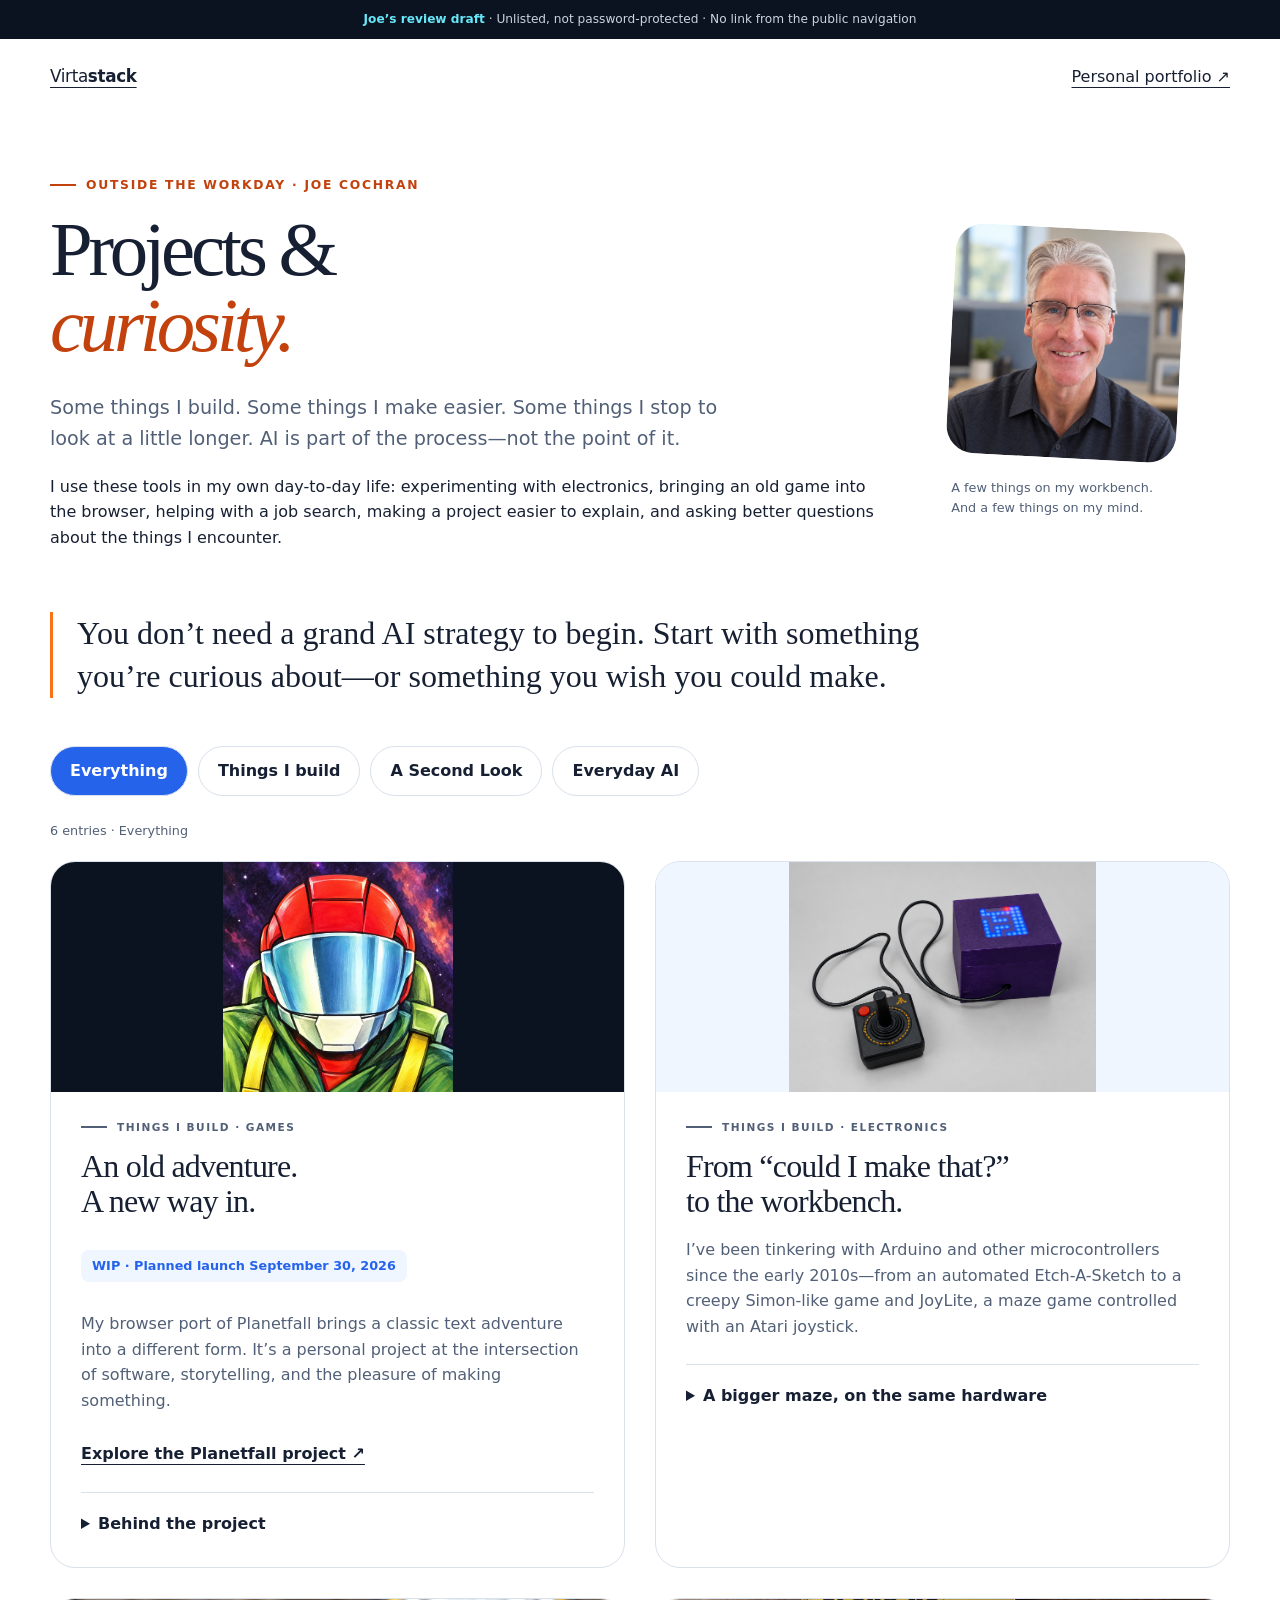
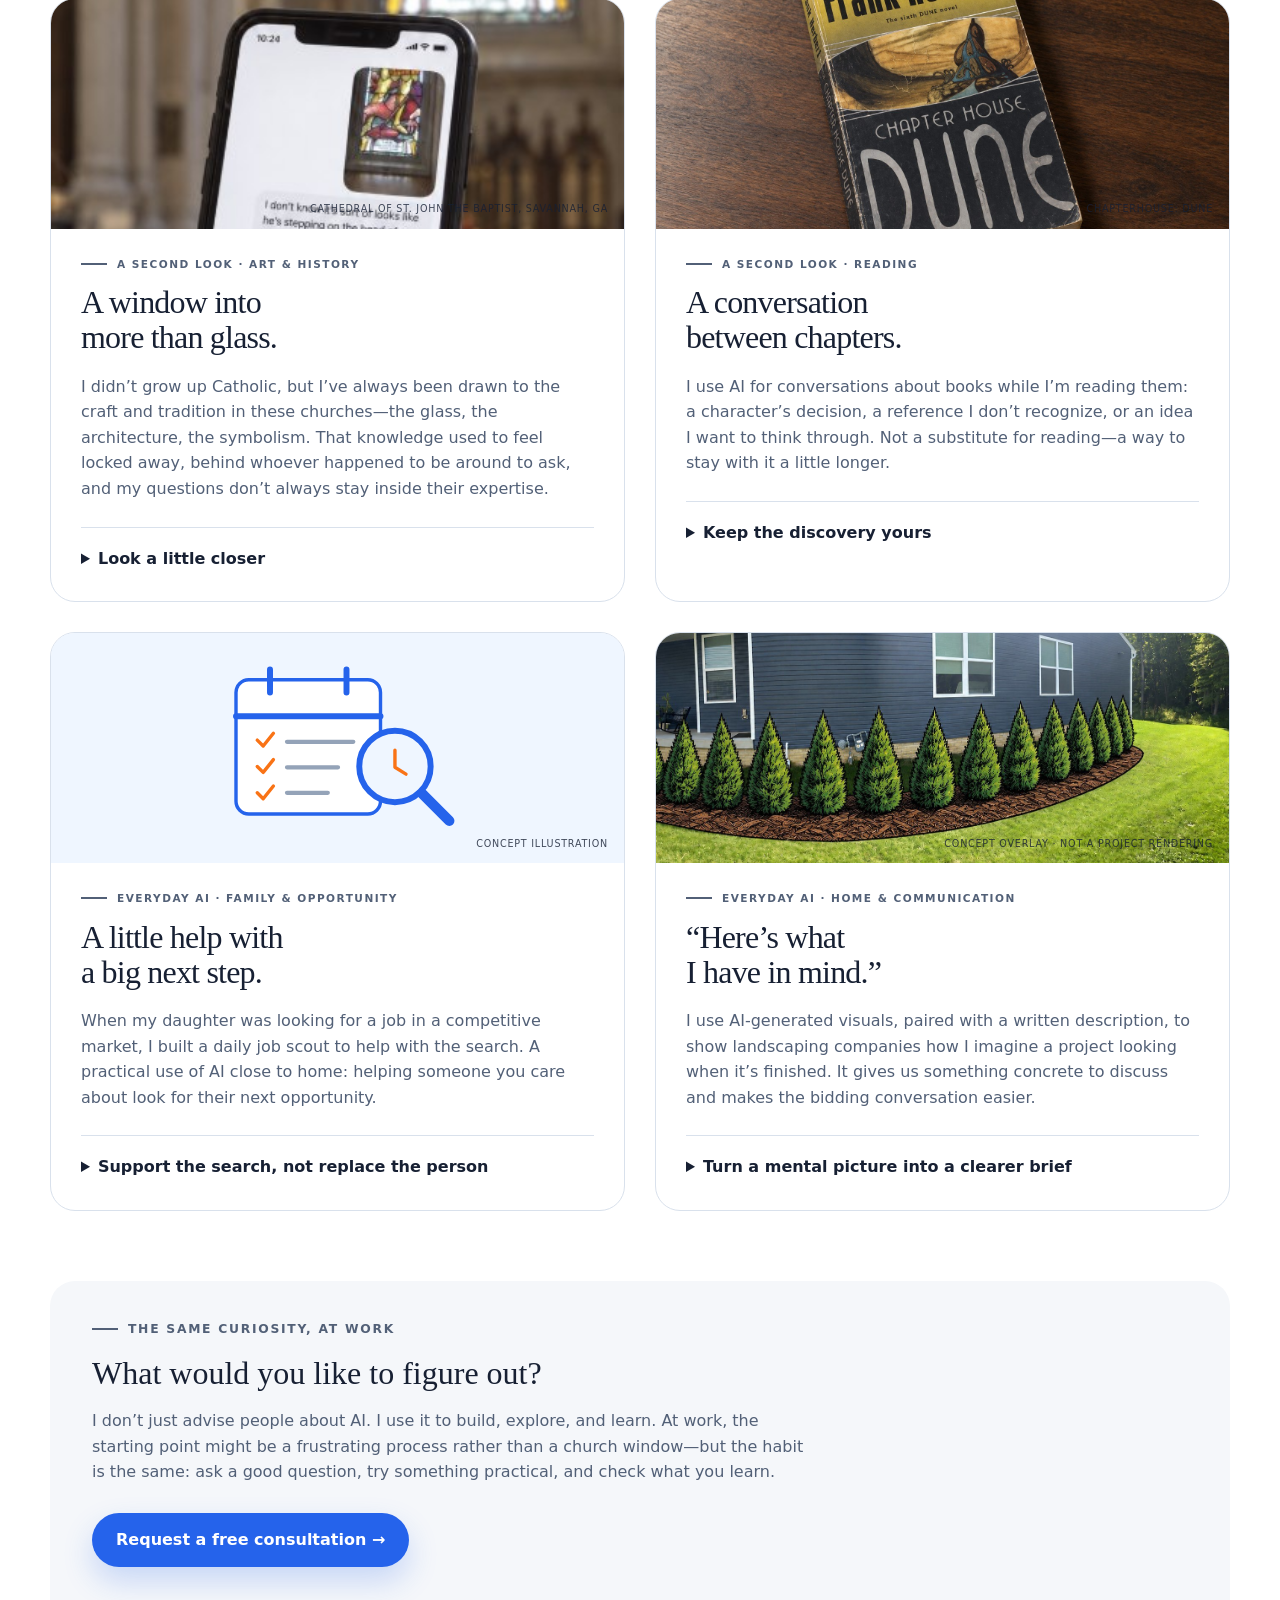
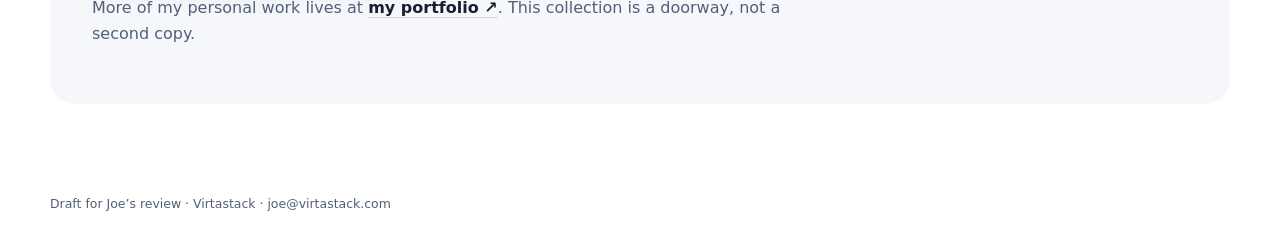
<file: preview-a4d87b633f85e8a272c08123.html>
<!doctype html>
<html lang="en"><head><meta charset="utf-8"><meta name="viewport" content="width=device-width, initial-scale=1"><meta name="robots" content="noindex, nofollow, noarchive"><meta name="referrer" content="no-referrer"><title>Projects &amp; Curiosity — Draft | Joe Cochran</title><link rel="stylesheet" href="styles.css">
<style>
.draft-bar{padding:10px 24px;text-align:center;background:#102e2b;color:#e3eee8;font-size:.76rem}.draft-bar strong{color:#f2c978}.cur-header{display:flex;justify-content:space-between;align-items:center;padding-block:24px;gap:20px}.cur-header a{text-decoration:underline;text-underline-offset:5px}.cur-intro{padding:65px 0 45px;display:grid;grid-template-columns:1.5fr .5fr;gap:65px;align-items:center}.cur-intro h1{font:500 clamp(3rem,6vw,5.6rem)/1 Georgia,serif;letter-spacing:-.055em;margin:0 0 28px}.cur-intro h1 em{color:var(--coral-dark)}.cur-intro .lede{font-size:1.2rem;max-width:680px;color:#536b66}.cur-profile img{height:auto;width:100%;max-width:230px;border-radius:28px;display:block;transform:rotate(3deg)}.cur-profile p{font-size:.8rem;color:#536b66;margin:20px 0 0}.cur-philosophy{font:500 clamp(1.4rem,3vw,2rem)/1.35 Georgia,serif;border-left:3px solid var(--coral);padding-left:24px;max-width:900px;margin:0 0 48px}.cur-filter{display:flex;gap:10px;flex-wrap:wrap;margin-bottom:25px}.cur-filter button{padding:11px 19px;border:1px solid var(--line);border-radius:30px;background:white;cursor:pointer;font-weight:650}.cur-filter button[aria-pressed=true]{background:var(--forest);color:white}.cur-grid{display:grid;grid-template-columns:repeat(2,minmax(0,1fr));gap:30px}.cur-card{border:1px solid var(--line);border-radius:25px;overflow:hidden;background:white}.cur-art{height:230px;display:flex;align-items:center;justify-content:center;position:relative;overflow:hidden;background:#e6efe7}.cur-art svg{height:85%;max-width:90%}.art-label{position:absolute;bottom:12px;right:16px;font-size:.6rem;letter-spacing:.08em;text-transform:uppercase;opacity:.8}.joylite-art{background:#e4e4e2}.joylite-photo{width:100%;height:100%;object-fit:contain}.planet-cover{height:100%;width:auto;max-width:100%;object-fit:contain}.project-status{display:inline-block;padding:6px 11px;border-radius:8px;background:var(--mint-pale);font-size:.8rem;font-weight:700;color:var(--forest)!important}.planet-art{background:#102e2b;color:#b9dfce}.terminal{width:78%;font-family:monospace;line-height:1.7}.terminal span{color:#f2c978}.terminal strong{display:block;color:white;font:500 clamp(1.65rem,5vw,2.7rem) Georgia,serif;letter-spacing:.04em;margin:8px 0}.terminal small{font-size:.8rem}.glass-art{background:#162d38}.glass-photo{width:100%;height:100%;object-fit:cover}.book-photo{width:100%;height:100%;object-fit:cover}.landscape-photo{width:100%;height:100%;object-fit:cover}.book-art{background:#f6eadd}.cur-copy{padding:30px}.cur-copy .eyebrow{font-size:.66rem;margin-bottom:16px}.cur-copy h2{font:500 2rem/1.1 Georgia,serif;letter-spacing:-.025em;margin:0 0 18px}.cur-copy p{color:#536b66}.cur-copy details{border-top:1px solid var(--line);margin-top:25px;padding-top:18px}.cur-copy summary{font-weight:700;cursor:pointer}.cur-copy h3{font-size:.95rem;margin:22px 0 5px}.cur-copy .try-prompt{font-size:.9rem;background:var(--mint-pale);border-radius:14px;padding:18px;color:#25483e}.cur-copy a{display:inline-block;margin-top:12px;text-decoration:underline;text-underline-offset:5px;font-weight:700}.editor-note{font-size:.8rem!important;color:#785c42!important;border-left:2px solid #d7b994;padding-left:12px}.cur-footer{margin:70px 0;padding:42px;background:var(--cream);border-radius:25px}.cur-footer h2{font:500 2rem/1.15 Georgia,serif;margin:0 0 15px}.cur-footer p{max-width:720px;color:#536b66}.cur-footer .button{margin:12px 0}.cur-end{font-size:.78rem;padding:20px 0 35px;color:#536b66}.cur-card[hidden]{display:none}.filter-status{font-size:.8rem;color:#536b66;margin:0 0 20px}
.draft-bar{background:var(--ink-deep);color:#cbd5e1}.draft-bar strong{color:var(--gold)}.cur-intro .lede,.cur-profile p,.cur-copy p,.cur-footer p,.cur-end,.filter-status{color:#526077}.cur-art{background:#eff6ff}.planet-art{background:var(--ink-deep);color:var(--gold)}.terminal span{color:var(--gold)}.cur-copy .try-prompt{color:#334155}.editor-note{color:#9a3412!important;border-left-color:#fb923c}.cur-art svg rect{fill:#fff;stroke:#2563eb}.cur-art svg path:nth-of-type(1),.cur-art svg path:nth-of-type(4){stroke:#2563eb}.cur-art svg path:nth-of-type(2),.cur-art svg path:nth-of-type(5){stroke:#f97316}.cur-art svg path:nth-of-type(3){stroke:#94a3b8}.cur-art svg circle{fill:#eff6ff;stroke:#2563eb}
@media(max-width:700px){.cur-intro{grid-template-columns:1fr;padding-top:35px;gap:22px}.cur-profile{display:flex;gap:20px;align-items:center}.cur-profile img{width:100px;border-radius:18px}.cur-profile p{margin:0}.cur-grid{grid-template-columns:1fr;gap:25px}.cur-copy{padding:25px}.cur-art{height:200px}.cur-footer{padding:28px}.cur-header{font-size:.85rem}.cur-header .brand-name{max-width:180px}.cur-intro .lede{font-size:1.05rem}}
</style></head><body>
<a class="skip-link" href="#main">Skip to content</a><div class="draft-bar"><strong>Joe’s review draft</strong> · Unlisted, not password-protected · No link from the public navigation</div>
<header class="cur-header section-shell"><a class="brand" href="index.html"><span class="brand-name"><strong>Virta</strong>stack</span></a><a href="https://portfolio.rufferto.ai/" target="_blank" rel="noopener noreferrer">Personal portfolio ↗</a></header>
<main id="main" class="section-shell">
<section class="cur-intro"><div><p class="eyebrow"><span></span> Outside the workday · Joe Cochran</p><h1>Projects &amp;<br><em>curiosity.</em></h1><p class="lede">Some things I build. Some things I make easier. Some things I stop to look at a little longer. AI is part of the process—not the point of it.</p><p>I use these tools in my own day-to-day life: experimenting with electronics, bringing an old game into the browser, helping with a job search, making a project easier to explain, and asking better questions about the things I encounter.</p></div><div class="cur-profile"><img src="assets/joe-cochran.jpg" alt="Joe Cochran" width="1254" height="1254"><p>A few things on my workbench.<br>And a few things on my mind.</p></div></section>
<p class="cur-philosophy">You don’t need a grand AI strategy to begin. Start with something you’re curious about—or something you wish you could make.</p>
<div class="cur-filter" aria-label="Filter projects and stories" hidden><button type="button" data-filter="all" aria-pressed="true">Everything</button><button type="button" data-filter="build" aria-pressed="false">Things I build</button><button type="button" data-filter="discover" aria-pressed="false">A Second Look</button><button type="button" data-filter="everyday" aria-pressed="false">Everyday AI</button></div><p class="filter-status" role="status" hidden></p>
<div class="cur-grid">
<article class="cur-card" data-category="build"><div class="cur-art planet-art"><img class="planet-cover" src="assets/planetfall-portrait.jpg" alt="Illustrated space explorer in a red helmet and green suit against a starry sky" width="1254" height="1254" loading="lazy"></div><div class="cur-copy"><p class="eyebrow"><span></span> Things I build · Games</p><h2>An old adventure.<br>A new way in.</h2><p class="project-status">WIP · Planned launch <time datetime="2026-09-30">September 30, 2026</time></p><p>My browser port of Planetfall brings a classic text adventure into a different form. It’s a personal project at the intersection of software, storytelling, and the pleasure of making something.</p><a href="https://joetcochran.github.io/planetfall-site/" target="_blank" rel="noopener noreferrer">Explore the Planetfall project ↗</a><details><summary>Behind the project</summary><p>My first computer was an Apple //e. Before my teens, I was programming in BASIC, dialing into BBSs with ASCII Express, and exploring Infocom’s text adventures.</p><p>Spotting Planetfall in a retro gaming store sparked a question: could I turn this old favorite into a graphical experience? That became my first substantial project using AI agents to build, test, and refine iteratively. I’m documenting the journey as it unfolds.</p></details></div></article>
<article class="cur-card" data-category="build"><div class="cur-art joylite-art"><img class="joylite-photo" src="assets/joylite-composite.png" alt="JoyLite maze game in a purple enclosure with an illuminated blue maze and an Atari joystick; composite of two project photos" width="1448" height="1086" loading="lazy"></div><div class="cur-copy"><p class="eyebrow"><span></span> Things I build · Electronics</p><h2>From “could I make that?”<br>to the workbench.</h2><p>I’ve been tinkering with Arduino and other microcontrollers since the early 2010s—from an automated Etch-A-Sketch to a creepy Simon-like game and JoyLite, a maze game controlled with an Atari joystick.</p><details><summary>A bigger maze, on the same hardware</summary><p>Revisiting JoyLite with AI helped me tackle an old memory limit. Together, we packed maze cells into bits rather than bytes and reduced the memory needed to drive the display.</p><p>The result: a jump from 3×3 to 8×8 maze tiles—just over seven times the maze area—plus a joystick-controlled difficulty selector. A project that had been sitting in a box had room to grow again.</p><a href="https://sites.google.com/site/joetcochran/joylite-maze/2026-updates" target="_blank" rel="noopener noreferrer">Read the JoyLite update ↗</a></details></div></article>
<article class="cur-card" data-category="discover"><div class="cur-art glass-art"><img class="glass-photo" src="assets/stained-glass-st-george.jpg" alt="Holding a phone with an AI chat in front of a stained-glass window at the Cathedral Basilica of St. John the Baptist in Savannah, Georgia, comparing the close-up photo to the full window showing an armored saint with his foot on a dragon's head" width="396" height="513" loading="lazy"><span class="art-label">Cathedral of St. John the Baptist, Savannah, GA</span></div><div class="cur-copy"><p class="eyebrow"><span></span> A Second Look · Art &amp; history</p><h2>A window into<br>more than glass.</h2><p>I didn’t grow up Catholic, but I’ve always been drawn to the craft and tradition in these churches—the glass, the architecture, the symbolism. That knowledge used to feel locked away, behind whoever happened to be around to ask, and my questions don’t always stay inside their expertise.</p><details><summary>Look a little closer</summary><p>Now I can just ask, standing right there. At the Cathedral of St. John the Baptist in Savannah, I pointed my phone at a window and started describing what I actually saw.</p><h3>What I asked</h3><p class="try-prompt">“I don’t know, it sort of looks like he’s stepping on the head of a dragon.”</p><p>That was enough to work out it’s St. George slaying the dragon—which checks out against the Cathedral’s own materials; they’ve even used the window for a Christmas ornament. Small detail, but it’s the kind of thing that used to require finding the right person and hoping they knew it too.</p><p>That’s the real shift: I’m not just admiring the craftsmanship anymore, I’m understanding it, at whatever depth I’m curious about, without needing an insider to unlock it for me.</p></details></div></article>
<article class="cur-card" data-category="discover"><div class="cur-art book-art"><img class="book-photo" src="assets/chapterhouse-dune.jpg" alt="Well-worn paperback copy of Chapterhouse: Dune by Frank Herbert on a wood table" width="1536" height="1024" loading="lazy"><span class="art-label">Chapterhouse: Dune</span></div><div class="cur-copy"><p class="eyebrow"><span></span> A Second Look · Reading</p><h2>A conversation<br>between chapters.</h2><p>I use AI for conversations about books while I’m reading them: a character’s decision, a reference I don’t recognize, or an idea I want to think through. Not a substitute for reading—a way to stay with it a little longer.</p><details><summary>Keep the discovery yours</summary><p>The best conversation starts with what you’ve noticed. Set a clear boundary around where you are in the book, and use the passage itself rather than asking for an unrestricted plot summary.</p><h3>A question I actually asked</h3><p class="try-prompt">“Who are Daniel and Marty? I understand the baseline—they’re independent Face Dancers—but I don’t understand where they derive their power from, seemingly able to ‘kidnap’ a No-Ship. The wiki offers an explanation, but I’m skeptical it fits the rest of the series.”</p><p>That came up reading Chapterhouse: Dune. A wiki page would’ve just handed me an answer, spoilers and all. Talking it through instead let me hold my own read of the series up against the “official” explanation, rather than accepting the first one I found.</p><p>Those instructions reduce the risk, but they cannot guarantee a spoiler-free answer. Working from a passage you supply gives the conversation a clearer boundary.</p><p class="editor-note">Draft note for Joe: please confirm this doesn’t reveal more than you want for readers who haven’t finished the series.</p></details></div></article>
<article class="cur-card" data-category="everyday"><div class="cur-art" aria-hidden="true"><svg viewBox="0 0 400 230" fill="none" stroke-linecap="round" stroke-linejoin="round"><rect x="80" y="35" width="170" height="158" rx="15" fill="#fffdf8" stroke="#16443e" stroke-width="4"/><path d="M80 78h170M120 23v27m90-27v27" stroke="#16443e" stroke-width="7"/><path d="m105 106 7 7 12-15m-19 39 7 7 12-15m-19 39 7 7 12-15" stroke="#ef805e" stroke-width="4"/><path d="M140 108h78m-78 30h60m-60 30h48" stroke="#9fbaaa" stroke-width="5"/><circle cx="267" cy="137" r="42" fill="#e9f3ee" stroke="#16443e" stroke-width="7"/><path d="m299 169 32 32" stroke="#16443e" stroke-width="12"/><path d="M267 118v20l13 8" stroke="#ef805e" stroke-width="4"/></svg><span class="art-label">Concept illustration</span></div><div class="cur-copy"><p class="eyebrow"><span></span> Everyday AI · Family &amp; opportunity</p><h2>A little help with<br>a big next step.</h2><p>When my daughter was looking for a job in a competitive market, I built a daily job scout to help with the search. A practical use of AI close to home: helping someone you care about look for their next opportunity.</p><details><summary>Support the search, not replace the person</summary><p>The idea is to make the recurring search easier to keep up with. Finding a listing is only the beginning; deciding whether it fits, learning about the employer, and choosing how to apply still belong to the person looking for work.</p><h3>A starting point for your own scout</h3><p class="try-prompt">“Help me define a daily job search around [roles], [location or remote preferences], and [experience level]. For each potential match, show the original posting and explain why it might fit. Flag anything uncertain, and don’t submit applications or contact anyone.”</p><p class="editor-note">Draft note for Joe: add one detail about how your actual scout worked and what your daughter found useful. Keep her identity and application details private; no placement or success-rate claim is implied.</p></details></div></article>
<article class="cur-card" data-category="everyday"><div class="cur-art book-art"><img class="landscape-photo" src="assets/landscaping-mockup-concept.jpg" alt="AI-generated concept overlay of evergreen shrubs planted in a new mulch bed along the foundation of a house, cropped to exclude the street and neighboring homes" width="1359" height="820" loading="lazy"><span class="art-label">Concept overlay · not a project rendering</span></div><div class="cur-copy"><p class="eyebrow"><span></span> Everyday AI · Home &amp; communication</p><h2>“Here’s what<br>I have in mind.”</h2><p>I use AI-generated visuals, paired with a written description, to show landscaping companies how I imagine a project looking when it’s finished. It gives us something concrete to discuss and makes the bidding conversation easier.</p><details><summary>Turn a mental picture into a clearer brief</summary><p>A picture helps communicate the look and feel. The accompanying description explains what matters, what should stay, and what I want included in the bid. Together, they give the contractor a clearer starting point than either one alone.</p><h3>A question you can try</h3><p class="try-prompt">“Using this photo of my yard and these goals, help me visualize a possible finished project. Pair the image with a contractor brief: desired changes, features to retain, questions to resolve, and items to price separately. Distinguish my requirements from your suggestions.”</p><p>The visual communicates intent; the contractor still needs to assess the site, dimensions, materials, drainage, and feasibility before pricing the work.</p><p class="editor-note">Draft note for Joe: photo added and cropped to drop the street/neighboring houses. Add a short excerpt from your actual contractor brief if you want one alongside it.</p></details></div></article>
</div>
<section class="cur-footer"><p class="eyebrow"><span></span> The same curiosity, at work</p><h2>What would you like to figure out?</h2><p>I don’t just advise people about AI. I use it to build, explore, and learn. At work, the starting point might be a frustrating process rather than a church window—but the habit is the same: ask a good question, try something practical, and check what you learn.</p><a class="button button-primary" href="get-started.html#consultation">Request a free consultation →</a><p>More of my personal work lives at <a class="text-link" href="https://portfolio.rufferto.ai/" target="_blank" rel="noopener noreferrer">my portfolio ↗</a>. This collection is a doorway, not a second copy.</p></section>
</main><footer class="cur-end section-shell">Draft for Joe’s review · Virtastack · <a href="mailto:joe@virtastack.com">joe@virtastack.com</a></footer>
<script>
const filters=document.querySelector('.cur-filter');const status=document.querySelector('.filter-status');filters.hidden=false;status.hidden=false;
filters.querySelectorAll('button').forEach(button=>button.addEventListener('click',()=>{let count=0;filters.querySelectorAll('button').forEach(b=>b.setAttribute('aria-pressed',String(b===button)));document.querySelectorAll('.cur-card').forEach(card=>{card.hidden=button.dataset.filter!=='all'&&card.dataset.category!==button.dataset.filter;if(!card.hidden)count++;});status.textContent=count+' entries · '+button.textContent;}));status.textContent=document.querySelectorAll('.cur-card').length+' entries · Everything';
</script></body></html>
</file>
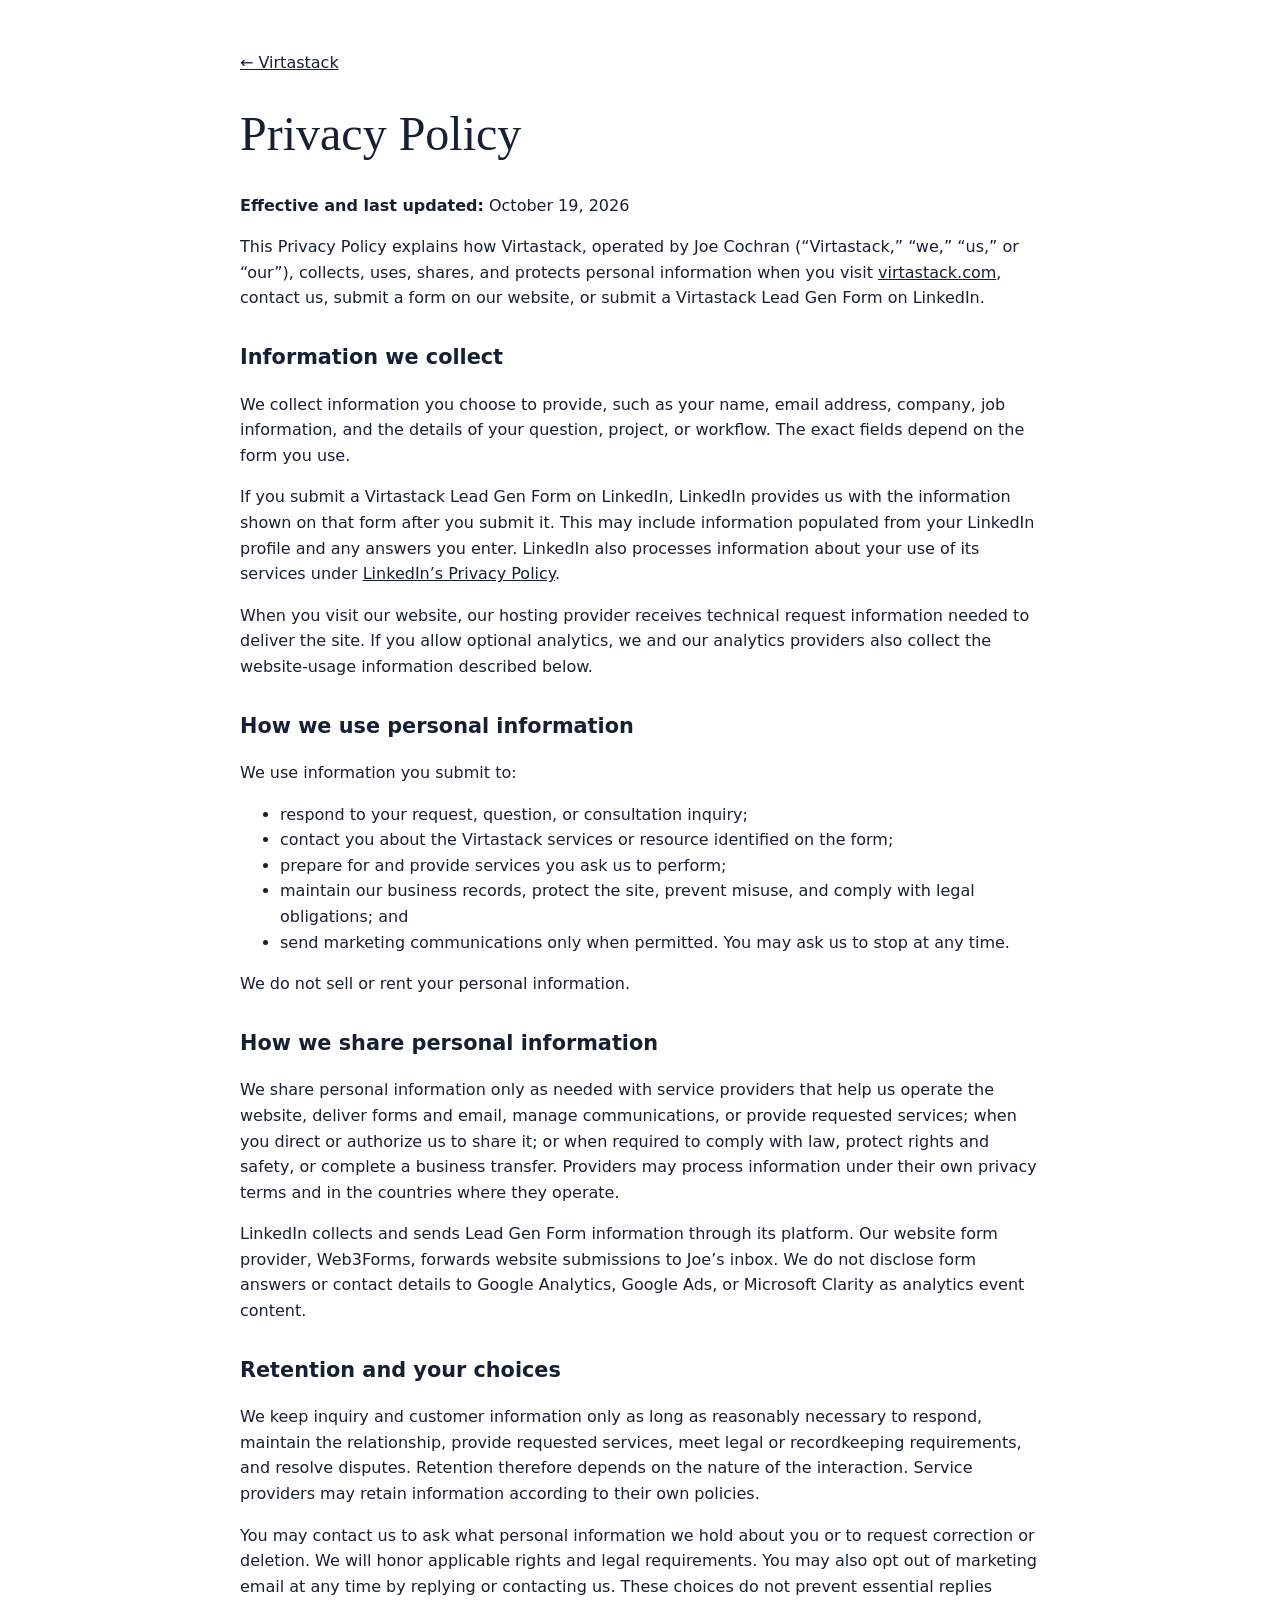
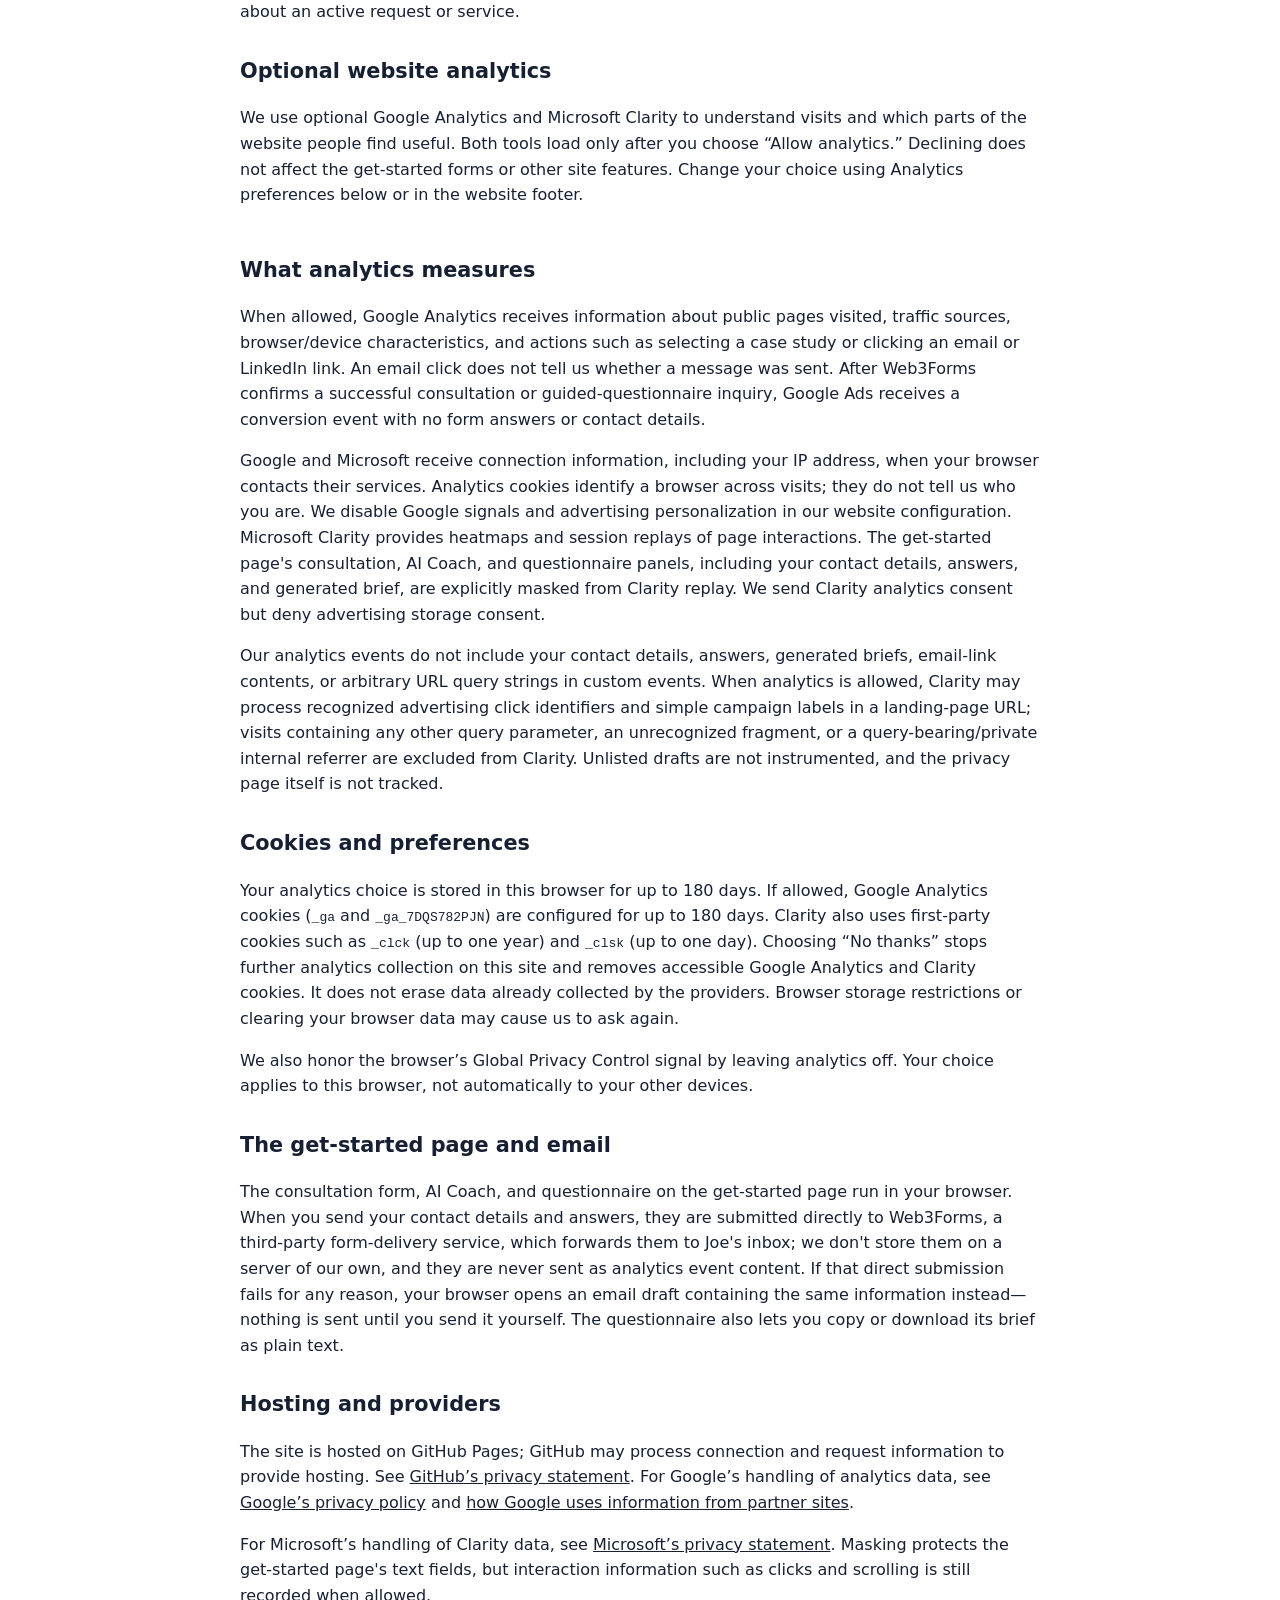
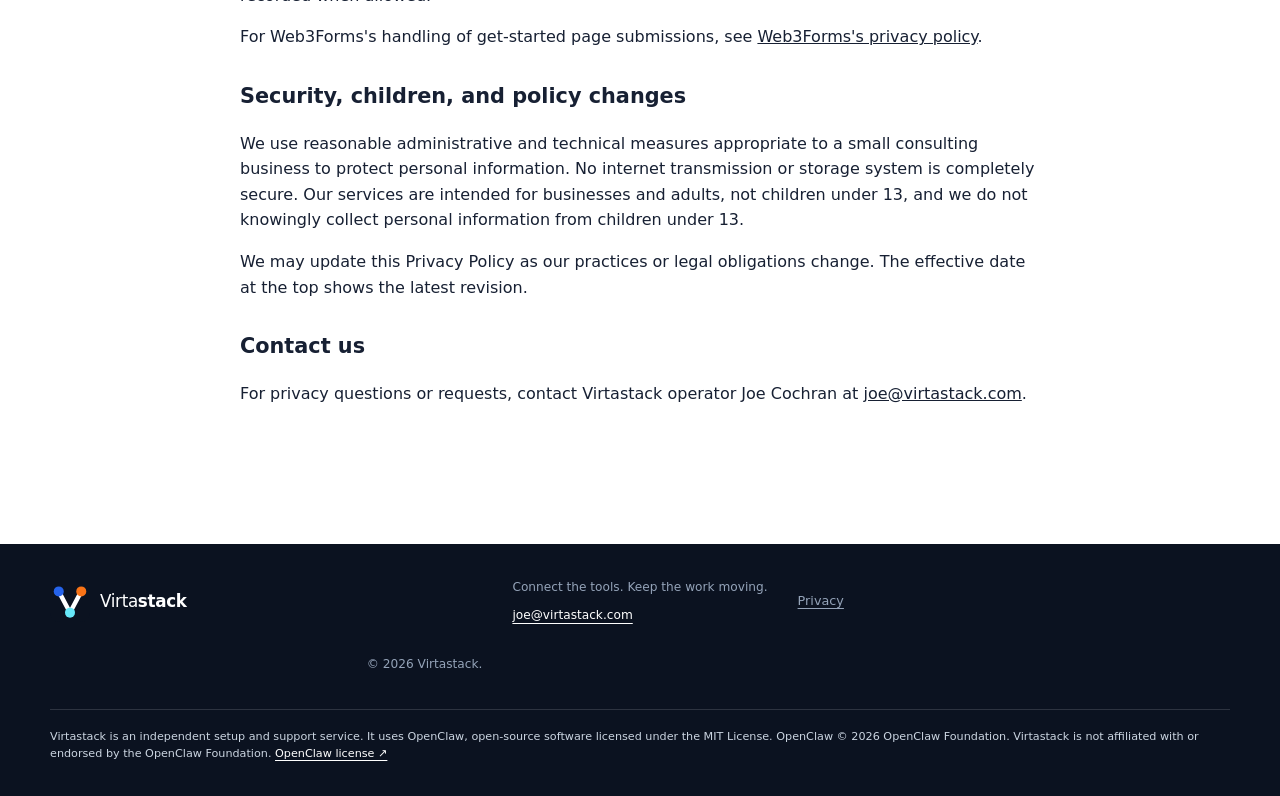
<file: privacy.html>
<!doctype html>
<html lang="en"><head><meta charset="utf-8"><meta name="viewport" content="width=device-width, initial-scale=1"><meta name="description" content="Virtastack's privacy policy explains what information we collect, including through LinkedIn Lead Gen Forms, how we use and share it, and your choices."><title>Privacy Policy | Virtastack</title><link rel="stylesheet" href="styles.css"><link rel="icon" href="assets/brand/virtastack-signal-v-tile.svg" type="image/svg+xml"><script src="analytics.js" defer></script></head>
<body><main class="section-shell privacy-page"><a href="index.html">← Virtastack</a><h1>Privacy Policy</h1><p><strong>Effective and last updated:</strong> October 19, 2026</p>
<p>This Privacy Policy explains how Virtastack, operated by Joe Cochran (“Virtastack,” “we,” “us,” or “our”), collects, uses, shares, and protects personal information when you visit <a href="https://virtastack.com/">virtastack.com</a>, contact us, submit a form on our website, or submit a Virtastack Lead Gen Form on LinkedIn.</p>
<h2>Information we collect</h2><p>We collect information you choose to provide, such as your name, email address, company, job information, and the details of your question, project, or workflow. The exact fields depend on the form you use.</p><p>If you submit a Virtastack Lead Gen Form on LinkedIn, LinkedIn provides us with the information shown on that form after you submit it. This may include information populated from your LinkedIn profile and any answers you enter. LinkedIn also processes information about your use of its services under <a href="https://www.linkedin.com/legal/privacy-policy" rel="noreferrer">LinkedIn’s Privacy Policy</a>.</p><p>When you visit our website, our hosting provider receives technical request information needed to deliver the site. If you allow optional analytics, we and our analytics providers also collect the website-usage information described below.</p>
<h2>How we use personal information</h2><p>We use information you submit to:</p><ul><li>respond to your request, question, or consultation inquiry;</li><li>contact you about the Virtastack services or resource identified on the form;</li><li>prepare for and provide services you ask us to perform;</li><li>maintain our business records, protect the site, prevent misuse, and comply with legal obligations; and</li><li>send marketing communications only when permitted. You may ask us to stop at any time.</li></ul><p>We do not sell or rent your personal information.</p>
<h2>How we share personal information</h2><p>We share personal information only as needed with service providers that help us operate the website, deliver forms and email, manage communications, or provide requested services; when you direct or authorize us to share it; or when required to comply with law, protect rights and safety, or complete a business transfer. Providers may process information under their own privacy terms and in the countries where they operate.</p><p>LinkedIn collects and sends Lead Gen Form information through its platform. Our website form provider, Web3Forms, forwards website submissions to Joe’s inbox. We do not disclose form answers or contact details to Google Analytics, Google Ads, or Microsoft Clarity as analytics event content.</p>
<h2>Retention and your choices</h2><p>We keep inquiry and customer information only as long as reasonably necessary to respond, maintain the relationship, provide requested services, meet legal or recordkeeping requirements, and resolve disputes. Retention therefore depends on the nature of the interaction. Service providers may retain information according to their own policies.</p><p>You may contact us to ask what personal information we hold about you or to request correction or deletion. We will honor applicable rights and legal requirements. You may also opt out of marketing email at any time by replying or contacting us. These choices do not prevent essential replies about an active request or service.</p>
<h2>Optional website analytics</h2><p>We use optional Google Analytics and Microsoft Clarity to understand visits and which parts of the website people find useful. Both tools load only after you choose “Allow analytics.” Declining does not affect the get-started forms or other site features. Change your choice using Analytics preferences below or in the website footer.</p><div class="privacy-links"><button type="button" data-analytics-settings hidden>Analytics preferences</button></div><noscript><p>JavaScript is disabled, so neither analytics tool is loaded.</p></noscript>
<h2>What analytics measures</h2><p>When allowed, Google Analytics receives information about public pages visited, traffic sources, browser/device characteristics, and actions such as selecting a case study or clicking an email or LinkedIn link. An email click does not tell us whether a message was sent. After Web3Forms confirms a successful consultation or guided-questionnaire inquiry, Google Ads receives a conversion event with no form answers or contact details.</p><p>Google and Microsoft receive connection information, including your IP address, when your browser contacts their services. Analytics cookies identify a browser across visits; they do not tell us who you are. We disable Google signals and advertising personalization in our website configuration. Microsoft Clarity provides heatmaps and session replays of page interactions. The get-started page's consultation, AI Coach, and questionnaire panels, including your contact details, answers, and generated brief, are explicitly masked from Clarity replay. We send Clarity analytics consent but deny advertising storage consent.</p><p>Our analytics events do not include your contact details, answers, generated briefs, email-link contents, or arbitrary URL query strings in custom events. When analytics is allowed, Clarity may process recognized advertising click identifiers and simple campaign labels in a landing-page URL; visits containing any other query parameter, an unrecognized fragment, or a query-bearing/private internal referrer are excluded from Clarity. Unlisted drafts are not instrumented, and the privacy page itself is not tracked.</p>
<h2>Cookies and preferences</h2><p>Your analytics choice is stored in this browser for up to 180 days. If allowed, Google Analytics cookies (<code>_ga</code> and <code>_ga_7DQS782PJN</code>) are configured for up to 180 days. Clarity also uses first-party cookies such as <code>_clck</code> (up to one year) and <code>_clsk</code> (up to one day). Choosing “No thanks” stops further analytics collection on this site and removes accessible Google Analytics and Clarity cookies. It does not erase data already collected by the providers. Browser storage restrictions or clearing your browser data may cause us to ask again.</p><p>We also honor the browser’s Global Privacy Control signal by leaving analytics off. Your choice applies to this browser, not automatically to your other devices.</p>
<h2>The get-started page and email</h2><p>The consultation form, AI Coach, and questionnaire on the get-started page run in your browser. When you send your contact details and answers, they are submitted directly to Web3Forms, a third-party form-delivery service, which forwards them to Joe's inbox; we don't store them on a server of our own, and they are never sent as analytics event content. If that direct submission fails for any reason, your browser opens an email draft containing the same information instead—nothing is sent until you send it yourself. The questionnaire also lets you copy or download its brief as plain text.</p>
<h2>Hosting and providers</h2><p>The site is hosted on GitHub Pages; GitHub may process connection and request information to provide hosting. See <a href="https://docs.github.com/en/site-policy/privacy-policies/github-general-privacy-statement" rel="noreferrer">GitHub’s privacy statement</a>. For Google’s handling of analytics data, see <a href="https://policies.google.com/privacy" rel="noreferrer">Google’s privacy policy</a> and <a href="https://policies.google.com/technologies/partner-sites" rel="noreferrer">how Google uses information from partner sites</a>.</p>
<p>For Microsoft’s handling of Clarity data, see <a href="https://privacy.microsoft.com/privacystatement" rel="noreferrer">Microsoft’s privacy statement</a>. Masking protects the get-started page's text fields, but interaction information such as clicks and scrolling is still recorded when allowed.</p>
<p>For Web3Forms's handling of get-started page submissions, see <a href="https://web3forms.com/privacy" rel="noreferrer">Web3Forms's privacy policy</a>.</p>
<h2>Security, children, and policy changes</h2><p>We use reasonable administrative and technical measures appropriate to a small consulting business to protect personal information. No internet transmission or storage system is completely secure. Our services are intended for businesses and adults, not children under 13, and we do not knowingly collect personal information from children under 13.</p><p>We may update this Privacy Policy as our practices or legal obligations change. The effective date at the top shows the latest revision.</p>
<h2>Contact us</h2><p>For privacy questions or requests, contact Virtastack operator Joe Cochran at <a href="mailto:joe@virtastack.com">joe@virtastack.com</a>.</p></main>
<footer class="site-footer privacy-site-footer">
  <a class="brand brand-footer" href="index.html#top"><span class="brand-mark" aria-hidden="true"><img src="assets/brand/virtastack-signal-v-tile.svg" alt="" /></span><span class="brand-name"><strong>Virta</strong>stack</span></a>
  <div class="footer-contact"><p>Connect the tools. Keep the work moving.</p><a href="mailto:joe@virtastack.com">joe@virtastack.com</a></div>
  <div class="privacy-links"><a href="privacy.html" aria-current="page">Privacy</a><button type="button" data-analytics-settings hidden>Analytics preferences</button></div>
  <p class="copyright">© 2026 Virtastack.</p>
  <p class="footer-legal">Virtastack is an independent setup and support service. It uses OpenClaw, open-source software licensed under the MIT License. OpenClaw © 2026 OpenClaw Foundation. Virtastack is not affiliated with or endorsed by the OpenClaw Foundation. <a href="https://github.com/openclaw/openclaw/blob/main/LICENSE" target="_blank" rel="noopener noreferrer">OpenClaw license <span aria-hidden="true">↗</span></a></p>
</footer>
</body></html>
</file>
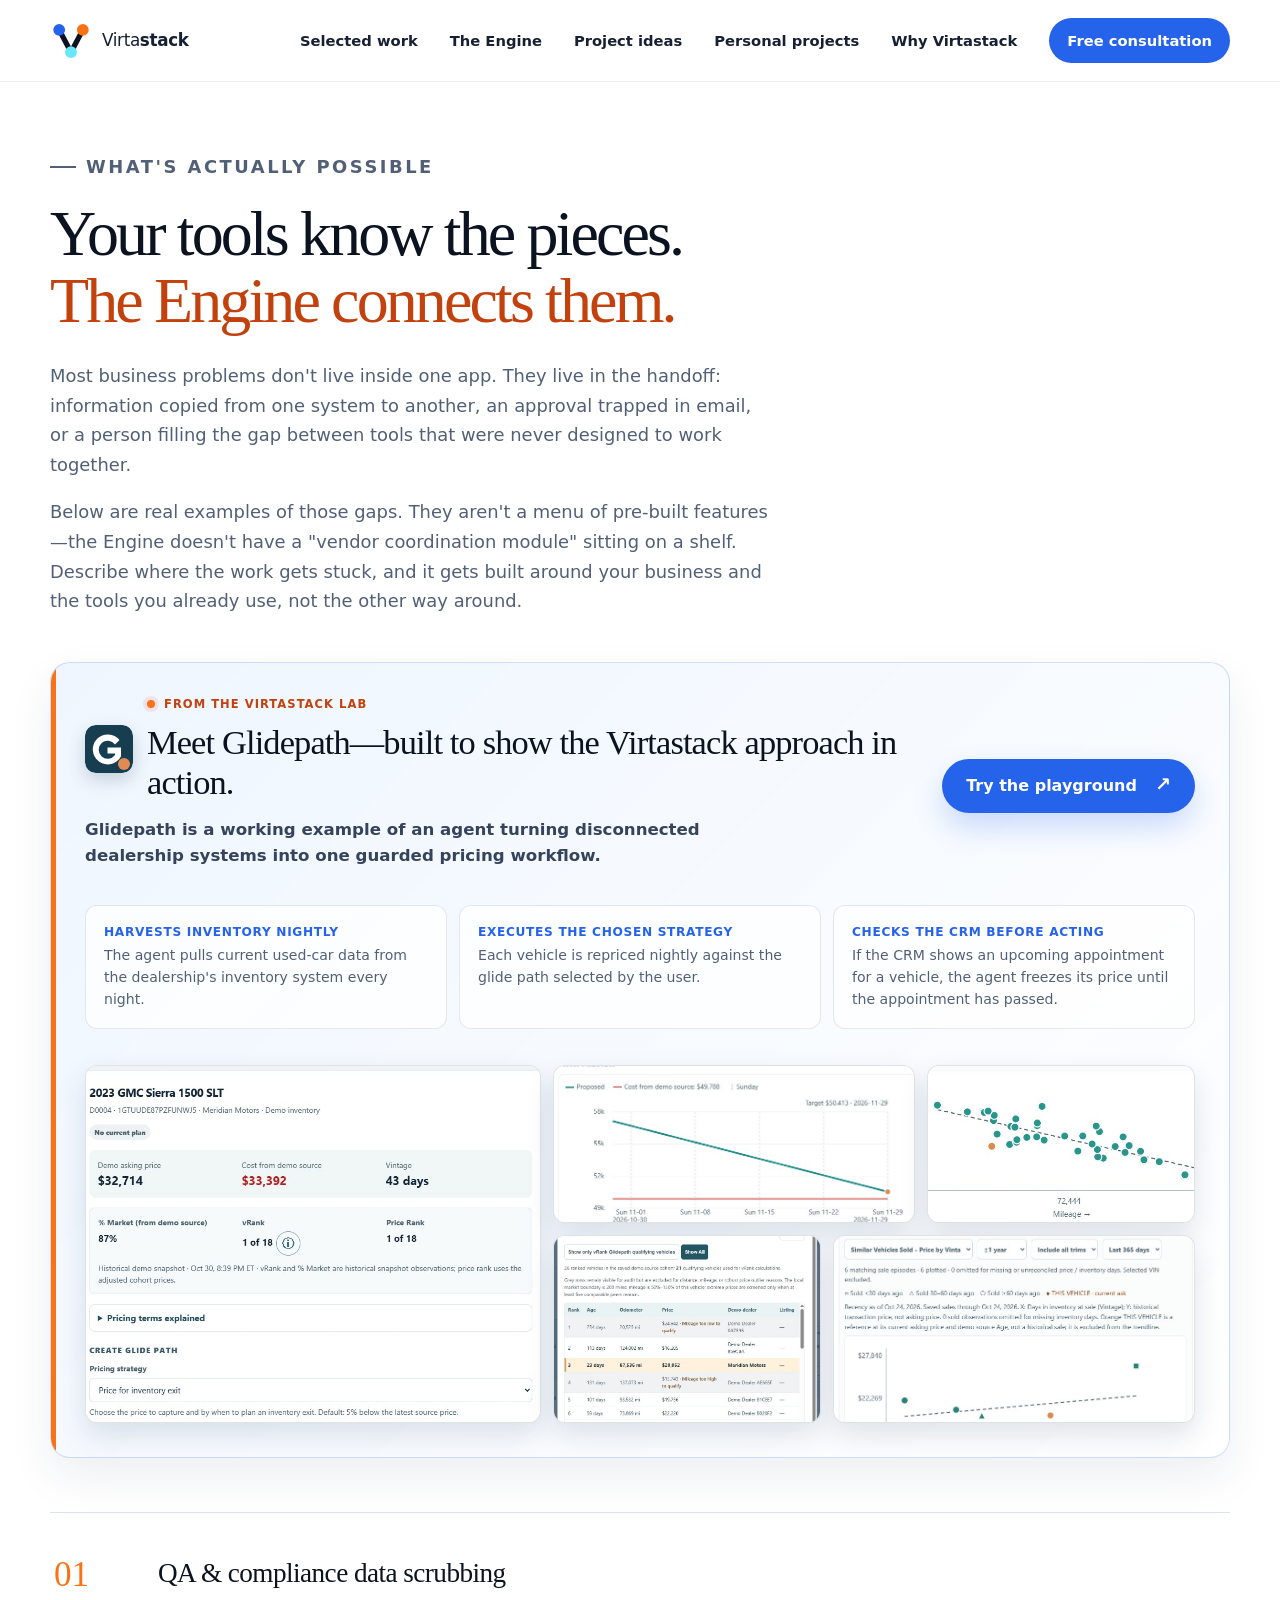
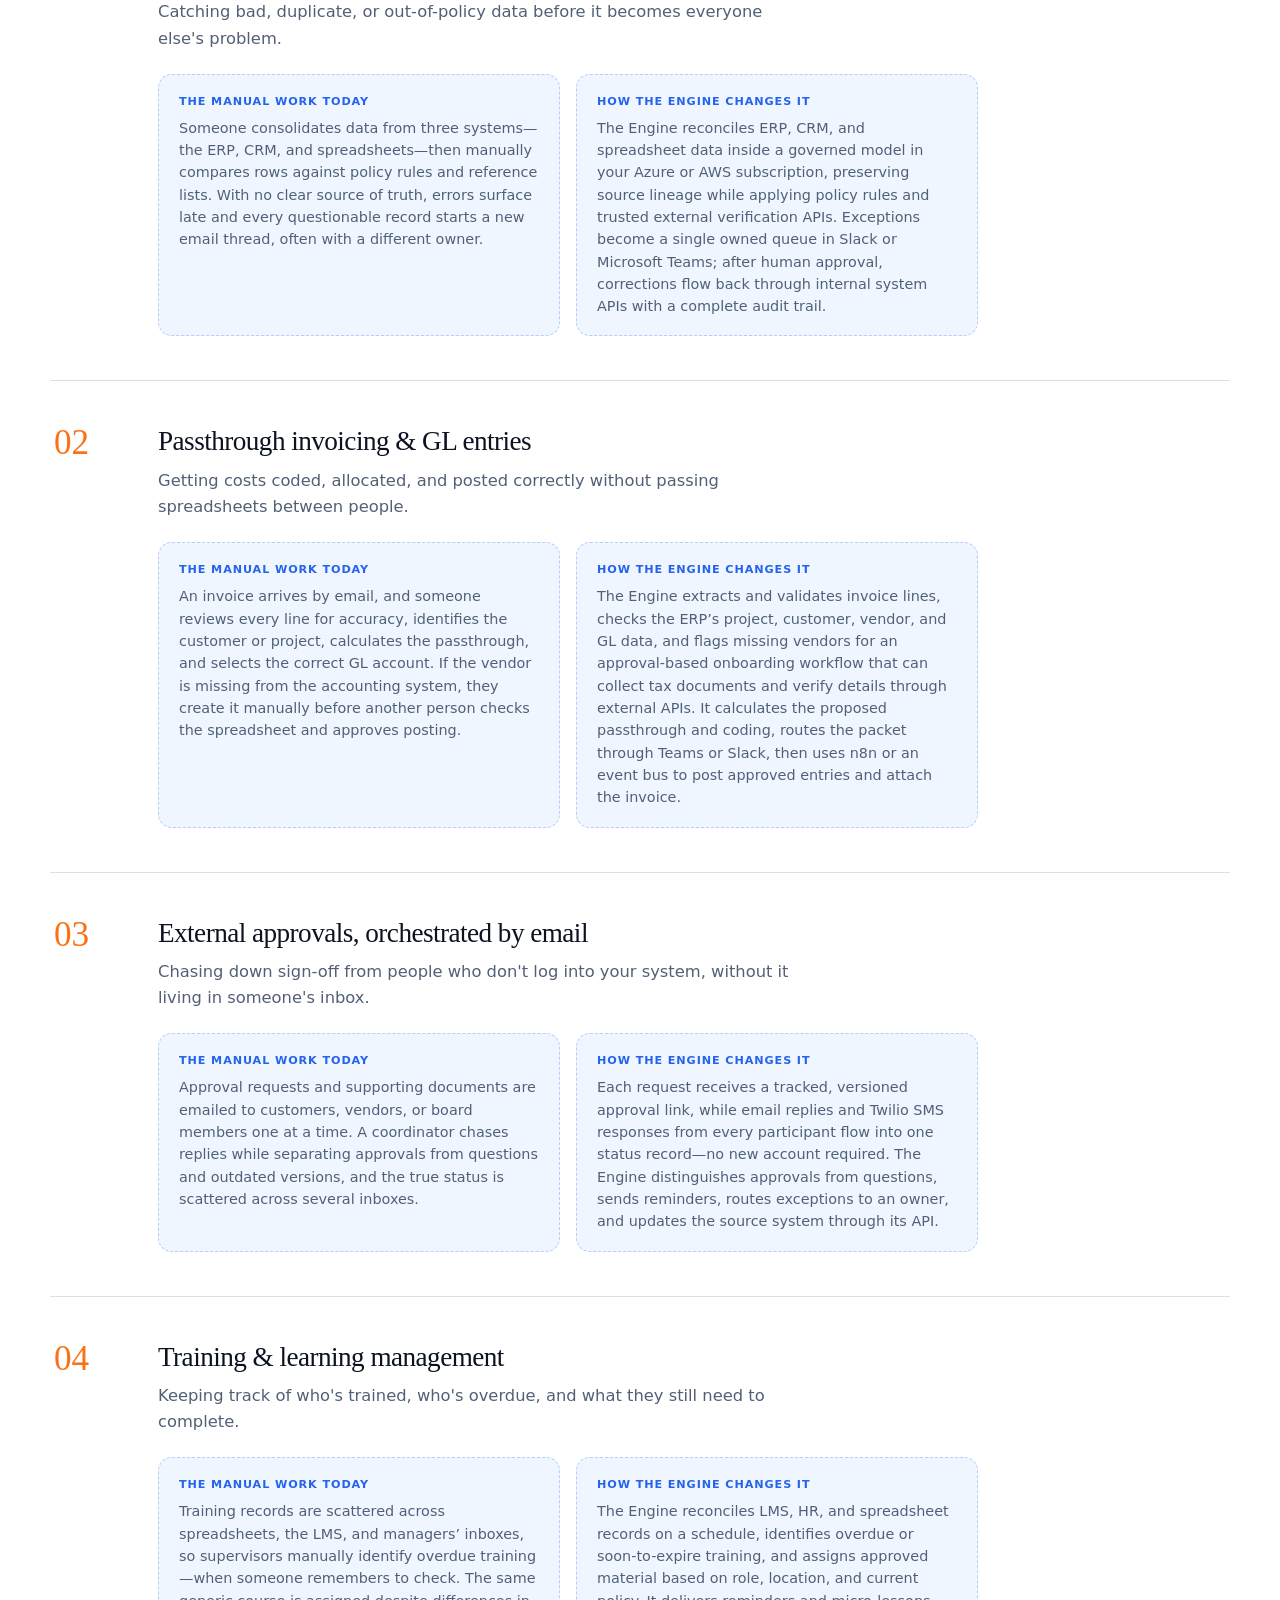
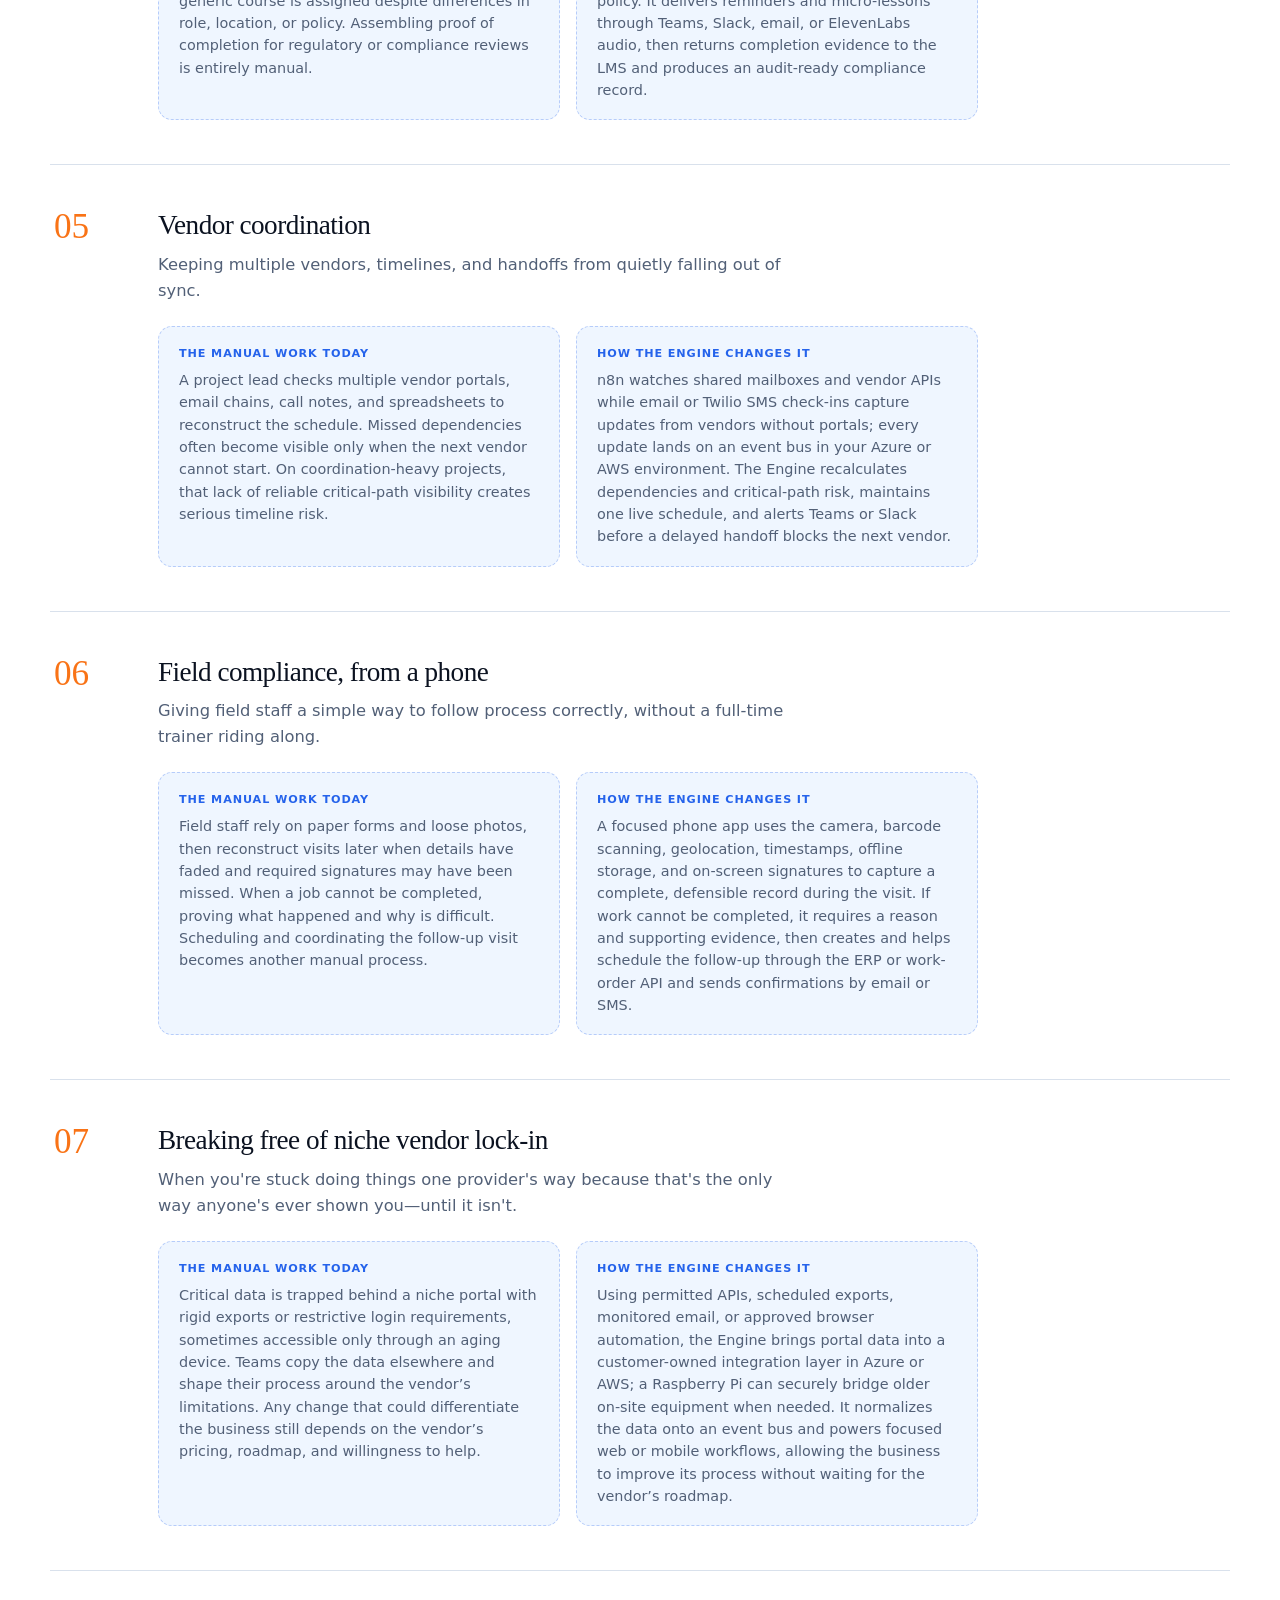
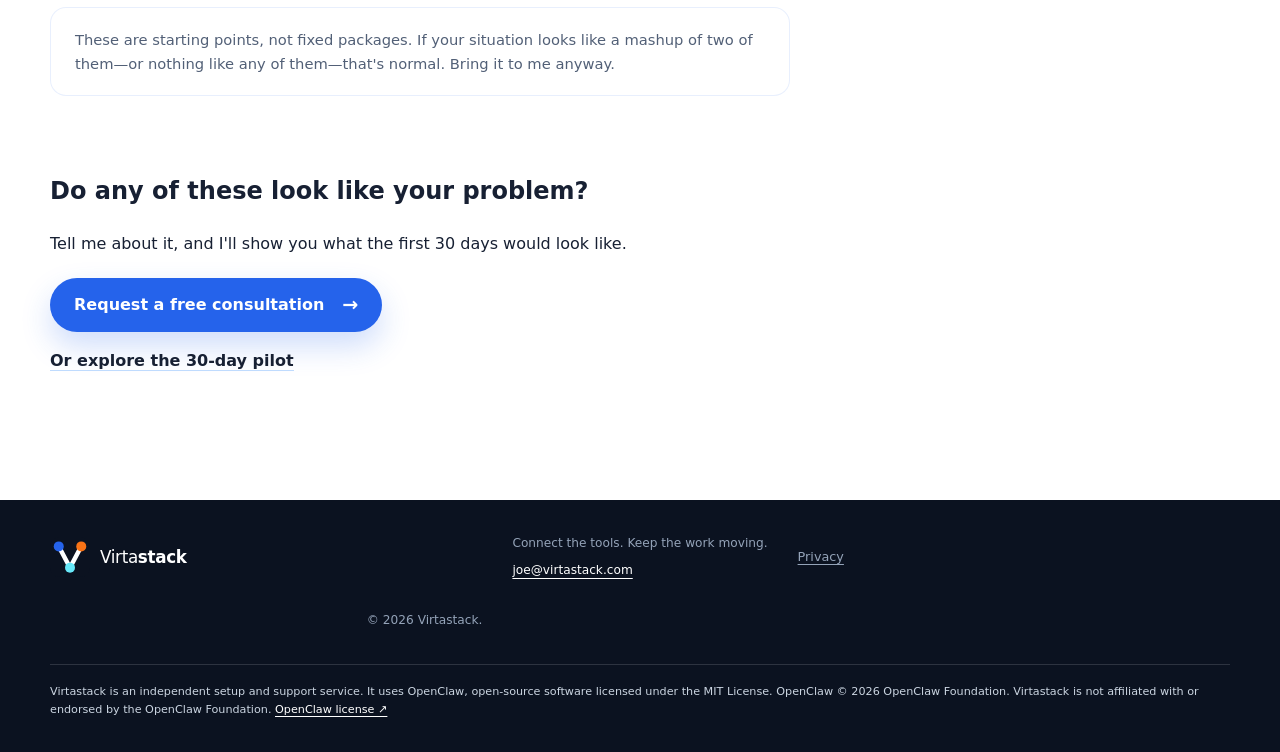
<file: project-ideas.html>
<!doctype html>
<html lang="en"><head><meta charset="UTF-8" /><meta name="viewport" content="width=device-width, initial-scale=1" />
<title>Project Ideas | Virtastack</title><meta name="description" content="Examples of disconnected tools, data, and handoffs the AI Empowerment Engine can turn into one practical working flow." />
<link rel="stylesheet" href="styles.css" />
    <link rel="icon" href="assets/brand/virtastack-signal-v-tile.svg" type="image/svg+xml" /><script src="app.js" defer></script>
<style>
.ideas-page{padding-block:70px 100px}
.ideas-intro{max-width:1040px}
.ideas-intro h1{font:500 clamp(2.6rem,5vw,4.6rem)/1.06 Georgia,serif;letter-spacing:-.045em;margin:0 0 26px;color:var(--ink-deep)}
@media(min-width:761px){.ideas-intro h1{white-space:nowrap}}
.ideas-intro h1 em{color:var(--coral-dark);font-style:normal}
.ideas-intro>p{max-width:720px;font-size:1.12rem;line-height:1.65;color:#526077;margin:0 0 18px}
.ideas-intro>p:last-child{margin-bottom:0}
.playground-card{position:relative;display:grid;grid-template-columns:minmax(0,1fr) auto;align-items:center;gap:28px;margin:46px 0 54px;padding:32px 34px 34px;overflow:hidden;border:1px solid rgba(37,99,235,.2);border-radius:20px;background:linear-gradient(135deg,var(--mint-pale),rgba(255,255,255,.94));box-shadow:0 18px 44px rgba(23,48,83,.08)}
.playground-card::before{content:"";position:absolute;inset:0 auto 0 0;width:5px;background:var(--coral)}
.playground-heading{display:grid;grid-template-columns:48px minmax(0,1fr);align-items:center;gap:14px;margin-bottom:14px}
.playground-logo{display:block;width:48px;height:48px;border-radius:11px;box-shadow:0 7px 18px rgba(23,61,81,.2)}
.playground-kicker{display:flex;align-items:center;gap:9px;margin:0 0 10px;color:var(--coral-dark);font-size:.72rem;font-weight:800;text-transform:uppercase;letter-spacing:.09em}
.playground-kicker::before{content:"";width:8px;height:8px;border-radius:50%;background:var(--coral);box-shadow:0 0 0 4px rgba(242,116,92,.14)}
.playground-card h2{margin:0;color:var(--ink-deep);font:500 clamp(1.65rem,3vw,2.15rem)/1.16 Georgia,serif;letter-spacing:-.025em}
.playground-card .playground-intro{max-width:690px;margin:0 0 8px;color:#35445c;font-size:1.04rem;font-weight:700;line-height:1.55}
.playground-card .button{white-space:nowrap}
.playground-capabilities{grid-column:1/-1;display:grid;grid-template-columns:repeat(3,minmax(0,1fr));gap:12px;margin:0;padding:0;list-style:none}
.playground-capabilities li{padding:17px 18px;border:1px solid rgba(23,61,81,.11);border-radius:12px;background:rgba(255,255,255,.72);color:#526077;font-size:.88rem;line-height:1.55}
.playground-capabilities strong{display:block;margin-bottom:4px;color:var(--forest);font-size:.76rem;text-transform:uppercase;letter-spacing:.055em}
.playground-montage{grid-column:1/-1;display:grid;grid-template-columns:repeat(12,minmax(0,1fr));grid-template-rows:158px 188px;gap:12px;margin:8px 0 0}
.playground-shot{display:block;overflow:hidden;border:1px solid rgba(23,61,81,.14);border-radius:12px;background:#fff;box-shadow:0 12px 28px rgba(23,48,83,.13);transition:transform .2s ease,box-shadow .2s ease}
.playground-shot:hover{transform:translateY(-3px);box-shadow:0 16px 32px rgba(23,48,83,.18)}
.playground-shot img{display:block;width:100%;height:100%;object-fit:cover}
.playground-shot-detail{grid-column:1/6;grid-row:1/3}
.playground-shot-path{grid-column:6/10;grid-row:1}
.playground-shot-scatter{grid-column:10/13;grid-row:1}
.playground-shot-cohort{grid-column:6/9;grid-row:2}
.playground-shot-market{grid-column:9/13;grid-row:2}
.idea-list{border-top:1px solid var(--line);margin-top:16px}
.idea-item{display:grid;grid-template-columns:76px 1fr;gap:8px 28px;padding:44px 4px;border-bottom:1px solid var(--line)}
.idea-item>span{color:var(--coral);font-family:Georgia,serif;font-size:2.2rem;line-height:1}
.idea-item h2{margin:0 0 10px;color:var(--ink-deep);font:500 1.7rem/1.2 Georgia,serif;letter-spacing:-.02em}
.idea-item>div>p:first-of-type{max-width:640px;margin:0 0 22px;color:#526077;font-size:1.02rem;line-height:1.6}
.idea-details{display:grid;grid-template-columns:1fr 1fr;gap:16px;max-width:820px}
.idea-detail{padding:18px 20px;border:1px dashed rgba(37,99,235,.28);border-radius:14px;background:var(--mint-pale)}
.idea-detail p:first-child{margin:0 0 6px;color:var(--forest);font-size:.7rem;font-weight:800;text-transform:uppercase;letter-spacing:.08em}
.idea-detail p:last-child{margin:0;color:#526077;font-size:.9rem;font-style:normal;line-height:1.55}
.ideas-note{max-width:740px;margin:36px 0 0;padding:20px 24px;background:rgba(255,255,255,.78);border:1px solid rgba(37,99,235,.1);border-radius:16px;color:#526077;font-size:.92rem;line-height:1.6}
.ideas-cta{padding-block:56px 10px}
.ideas-cta .button{margin-top:6px}
@media(max-width:760px){
.playground-card{grid-template-columns:1fr;gap:24px;margin:36px 0 44px;padding:27px 24px}
.playground-card .button{width:100%;white-space:normal;text-align:center}
.playground-heading{grid-template-columns:42px minmax(0,1fr);gap:12px}
.playground-logo{width:42px;height:42px;border-radius:10px}
.playground-capabilities{grid-template-columns:1fr}
.playground-montage{display:flex;gap:12px;margin-inline:-24px;padding:0 24px 12px;overflow-x:auto;scroll-snap-type:x mandatory;scrollbar-width:thin}
.playground-shot{flex:0 0 84%;height:auto;scroll-snap-align:center}
.playground-shot img{height:auto;aspect-ratio:auto;object-fit:contain}
.idea-item{grid-template-columns:1fr;gap:10px}
.idea-item>span{font-size:1.6rem}
.idea-details{grid-template-columns:1fr}
}
</style></head><body>
<a class="skip-link" href="#main">Skip to content</a>
    <header class="site-header">
      <a class="brand" href="index.html#top" aria-label="Virtastack home">
        <span class="brand-mark" aria-hidden="true">
          <img src="assets/brand/virtastack-signal-v-mark.svg" alt="" />
        </span>
        <span class="brand-name"><strong>Virta</strong>stack</span>
      </a>

      <button class="menu-button" type="button" aria-expanded="false" aria-controls="site-nav">
        <span></span><span></span><span></span>
        <span class="sr-only">Open menu</span>
      </button>

      <nav id="site-nav" class="site-nav" aria-label="Main navigation">
        <a href="selected-work.html">Selected work</a>
        <a href="empowerment-engine.html">The Engine</a>
        <a href="project-ideas.html">Project ideas</a>
        <a href="personal-projects.html">Personal projects</a>
        <a href="index.html#about">Why Virtastack</a>
        <a class="nav-cta" href="get-started.html#consultation">Free consultation</a>
      </nav>
    </header>

<main id="main" class="section-shell ideas-page">

<div class="ideas-intro"><p class="eyebrow"><span></span> What's actually possible</p>
<h1>Your tools know the pieces.<br /><em>The Engine connects them.</em></h1>
<p>Most business problems don't live inside one app. They live in the handoff: information copied from one system to another, an approval trapped in email, or a person filling the gap between tools that were never designed to work together.</p>
<p>Below are real examples of those gaps. They aren't a menu of pre-built features—the Engine doesn't have a "vendor coordination module" sitting on a shelf. Describe where the work gets stuck, and it gets built around your business and the tools you already use, not the other way around.</p>
</div>

<section class="playground-card" aria-labelledby="playground-heading">
  <div>
    <div class="playground-heading">
      <img class="playground-logo" src="assets/glidepath-favicon.svg" width="48" height="48" alt="Glidepath logo" />
      <div>
        <p class="playground-kicker">From the Virtastack Lab</p>
        <h2 id="playground-heading">Meet Glidepath—built to show the Virtastack approach in action.</h2>
      </div>
    </div>
    <p class="playground-intro">Glidepath is a working example of an agent turning disconnected dealership systems into one guarded pricing workflow.</p>
  </div>
  <a class="button button-primary" href="https://glidepath.virtastack.com/" target="_blank" rel="noopener noreferrer">Try the playground <span aria-hidden="true">↗</span></a>
  <ul class="playground-capabilities" aria-label="How the Glidepath agent works">
    <li><strong>Harvests inventory nightly</strong>The agent pulls current used-car data from the dealership's inventory system every night.</li>
    <li><strong>Executes the chosen strategy</strong>Each vehicle is repriced nightly against the glide path selected by the user.</li>
    <li><strong>Checks the CRM before acting</strong>If the CRM shows an upcoming appointment for a vehicle, the agent freezes its price until the appointment has passed.</li>
  </ul>
  <figure class="playground-montage" aria-label="Glidepath interface screenshots">
    <a class="playground-shot playground-shot-detail" href="assets/glidepath-vehicle-detail.jpg" target="_blank" rel="noopener" aria-label="Open full vehicle detail and pricing setup screenshot">
      <img src="assets/glidepath-vehicle-detail.jpg" width="866" height="646" alt="Vehicle detail with market rank, asking price, cost, and glide path controls" loading="lazy" decoding="async" />
    </a>
    <a class="playground-shot playground-shot-path" href="assets/glidepath-path-preview.jpg" target="_blank" rel="noopener" aria-label="Open full pricing path preview screenshot">
      <img src="assets/glidepath-path-preview.jpg" width="754" height="367" alt="Proposed pricing glide path chart showing a target price over time" loading="lazy" decoding="async" />
    </a>
    <a class="playground-shot playground-shot-scatter" href="assets/glidepath-mileage-scatter.jpg" target="_blank" rel="noopener" aria-label="Open full mileage and price analysis screenshot">
      <img src="assets/glidepath-mileage-scatter.jpg" width="732" height="300" alt="Vehicle market scatterplot comparing mileage and price" loading="lazy" decoding="async" />
    </a>
    <a class="playground-shot playground-shot-cohort" href="assets/glidepath-cohort-ranking.jpg" target="_blank" rel="noopener" aria-label="Open full cohort ranking screenshot">
      <img src="assets/glidepath-cohort-ranking.jpg" width="779" height="667" alt="Auditable vehicle cohort with ranks and qualification reasons" loading="lazy" decoding="async" />
    </a>
    <a class="playground-shot playground-shot-market" href="assets/glidepath-market-context.jpg" target="_blank" rel="noopener" aria-label="Open full market context screenshot">
      <img src="assets/glidepath-market-context.jpg" width="787" height="621" alt="Market context controls and comparable-sales scatterplot" loading="lazy" decoding="async" />
    </a>
  </figure>
</section>

<div class="idea-list">

<article class="idea-item">
  <span>01</span>
  <div>
    <h2>QA &amp; compliance data scrubbing</h2>
    <p>Catching bad, duplicate, or out-of-policy data before it becomes everyone else's problem.</p>
    <div class="idea-details">
      <div class="idea-detail"><p>The manual work today</p><p>Someone consolidates data from three systems—the ERP, CRM, and spreadsheets—then manually compares rows against policy rules and reference lists. With no clear source of truth, errors surface late and every questionable record starts a new email thread, often with a different owner.</p></div>
      <div class="idea-detail"><p>How the Engine changes it</p><p>The Engine reconciles ERP, CRM, and spreadsheet data inside a governed model in your Azure or AWS subscription, preserving source lineage while applying policy rules and trusted external verification APIs. Exceptions become a single owned queue in Slack or Microsoft Teams; after human approval, corrections flow back through internal system APIs with a complete audit trail.</p></div>
    </div>
  </div>
</article>

<article class="idea-item">
  <span>02</span>
  <div>
    <h2>Passthrough invoicing &amp; GL entries</h2>
    <p>Getting costs coded, allocated, and posted correctly without passing spreadsheets between people.</p>
    <div class="idea-details">
      <div class="idea-detail"><p>The manual work today</p><p>An invoice arrives by email, and someone reviews every line for accuracy, identifies the customer or project, calculates the passthrough, and selects the correct GL account. If the vendor is missing from the accounting system, they create it manually before another person checks the spreadsheet and approves posting.</p></div>
      <div class="idea-detail"><p>How the Engine changes it</p><p>The Engine extracts and validates invoice lines, checks the ERP’s project, customer, vendor, and GL data, and flags missing vendors for an approval-based onboarding workflow that can collect tax documents and verify details through external APIs. It calculates the proposed passthrough and coding, routes the packet through Teams or Slack, then uses n8n or an event bus to post approved entries and attach the invoice.</p></div>
    </div>
  </div>
</article>

<article class="idea-item">
  <span>03</span>
  <div>
    <h2>External approvals, orchestrated by email</h2>
    <p>Chasing down sign-off from people who don't log into your system, without it living in someone's inbox.</p>
    <div class="idea-details">
      <div class="idea-detail"><p>The manual work today</p><p>Approval requests and supporting documents are emailed to customers, vendors, or board members one at a time. A coordinator chases replies while separating approvals from questions and outdated versions, and the true status is scattered across several inboxes.</p></div>
      <div class="idea-detail"><p>How the Engine changes it</p><p>Each request receives a tracked, versioned approval link, while email replies and Twilio SMS responses from every participant flow into one status record—no new account required. The Engine distinguishes approvals from questions, sends reminders, routes exceptions to an owner, and updates the source system through its API.</p></div>
    </div>
  </div>
</article>

<article class="idea-item">
  <span>04</span>
  <div>
    <h2>Training &amp; learning management</h2>
    <p>Keeping track of who's trained, who's overdue, and what they still need to complete.</p>
    <div class="idea-details">
      <div class="idea-detail"><p>The manual work today</p><p>Training records are scattered across spreadsheets, the LMS, and managers’ inboxes, so supervisors manually identify overdue training—when someone remembers to check. The same generic course is assigned despite differences in role, location, or policy. Assembling proof of completion for regulatory or compliance reviews is entirely manual.</p></div>
      <div class="idea-detail"><p>How the Engine changes it</p><p>The Engine reconciles LMS, HR, and spreadsheet records on a schedule, identifies overdue or soon-to-expire training, and assigns approved material based on role, location, and current policy. It delivers reminders and micro-lessons through Teams, Slack, email, or ElevenLabs audio, then returns completion evidence to the LMS and produces an audit-ready compliance record.</p></div>
    </div>
  </div>
</article>

<article class="idea-item">
  <span>05</span>
  <div>
    <h2>Vendor coordination</h2>
    <p>Keeping multiple vendors, timelines, and handoffs from quietly falling out of sync.</p>
    <div class="idea-details">
      <div class="idea-detail"><p>The manual work today</p><p>A project lead checks multiple vendor portals, email chains, call notes, and spreadsheets to reconstruct the schedule. Missed dependencies often become visible only when the next vendor cannot start. On coordination-heavy projects, that lack of reliable critical-path visibility creates serious timeline risk.</p></div>
      <div class="idea-detail"><p>How the Engine changes it</p><p>n8n watches shared mailboxes and vendor APIs while email or Twilio SMS check-ins capture updates from vendors without portals; every update lands on an event bus in your Azure or AWS environment. The Engine recalculates dependencies and critical-path risk, maintains one live schedule, and alerts Teams or Slack before a delayed handoff blocks the next vendor.</p></div>
    </div>
  </div>
</article>

<article class="idea-item">
  <span>06</span>
  <div>
    <h2>Field compliance, from a phone</h2>
    <p>Giving field staff a simple way to follow process correctly, without a full-time trainer riding along.</p>
    <div class="idea-details">
      <div class="idea-detail"><p>The manual work today</p><p>Field staff rely on paper forms and loose photos, then reconstruct visits later when details have faded and required signatures may have been missed. When a job cannot be completed, proving what happened and why is difficult. Scheduling and coordinating the follow-up visit becomes another manual process.</p></div>
      <div class="idea-detail"><p>How the Engine changes it</p><p>A focused phone app uses the camera, barcode scanning, geolocation, timestamps, offline storage, and on-screen signatures to capture a complete, defensible record during the visit. If work cannot be completed, it requires a reason and supporting evidence, then creates and helps schedule the follow-up through the ERP or work-order API and sends confirmations by email or SMS.</p></div>
    </div>
  </div>
</article>

<article class="idea-item">
  <span>07</span>
  <div>
    <h2>Breaking free of niche vendor lock-in</h2>
    <p>When you're stuck doing things one provider's way because that's the only way anyone's ever shown you—until it isn't.</p>
    <div class="idea-details">
      <div class="idea-detail"><p>The manual work today</p><p>Critical data is trapped behind a niche portal with rigid exports or restrictive login requirements, sometimes accessible only through an aging device. Teams copy the data elsewhere and shape their process around the vendor’s limitations. Any change that could differentiate the business still depends on the vendor’s pricing, roadmap, and willingness to help.</p></div>
      <div class="idea-detail"><p>How the Engine changes it</p><p>Using permitted APIs, scheduled exports, monitored email, or approved browser automation, the Engine brings portal data into a customer-owned integration layer in Azure or AWS; a Raspberry Pi can securely bridge older on-site equipment when needed. It normalizes the data onto an event bus and powers focused web or mobile workflows, allowing the business to improve its process without waiting for the vendor’s roadmap.</p></div>
    </div>
  </div>
</article>

</div>

<p class="ideas-note">These are starting points, not fixed packages. If your situation looks like a mashup of two of them—or nothing like any of them—that's normal. Bring it to me anyway.</p>

<section class="ideas-cta" aria-labelledby="ideas-cta-heading">
<h2 id="ideas-cta-heading">Do any of these look like your problem?</h2>
<p>Tell me about it, and I'll show you what the first 30 days would look like.</p>
<a class="button button-primary" href="get-started.html#consultation">Request a free consultation <span aria-hidden="true">→</span></a>
<p><a class="text-link" href="get-started.html#fork">Or explore the 30-day pilot</a></p>
</section>

</main>

    <footer class="site-footer">
      <a class="brand brand-footer" href="index.html#top">
        <span class="brand-mark" aria-hidden="true">
          <img src="assets/brand/virtastack-signal-v-tile.svg" alt="" />
        </span>
        <span class="brand-name"><strong>Virta</strong>stack</span>
      </a>
      <div class="footer-contact"><p>Connect the tools. Keep the work moving.</p><a href="mailto:joe@virtastack.com">joe@virtastack.com</a></div>
      <div class="privacy-links"><a href="privacy.html">Privacy</a><button type="button" data-analytics-settings hidden>Analytics preferences</button></div>
      <p class="copyright">© <span id="year"></span> Virtastack.</p>
      <p class="footer-legal">Virtastack is an independent setup and support service. It uses OpenClaw, open-source software licensed under the MIT License. OpenClaw © 2026 OpenClaw Foundation. Virtastack is not affiliated with or endorsed by the OpenClaw Foundation. <a href="https://github.com/openclaw/openclaw/blob/main/LICENSE" target="_blank" rel="noopener noreferrer">OpenClaw license <span aria-hidden="true">↗</span></a></p>
    </footer>
</body></html>
</file>
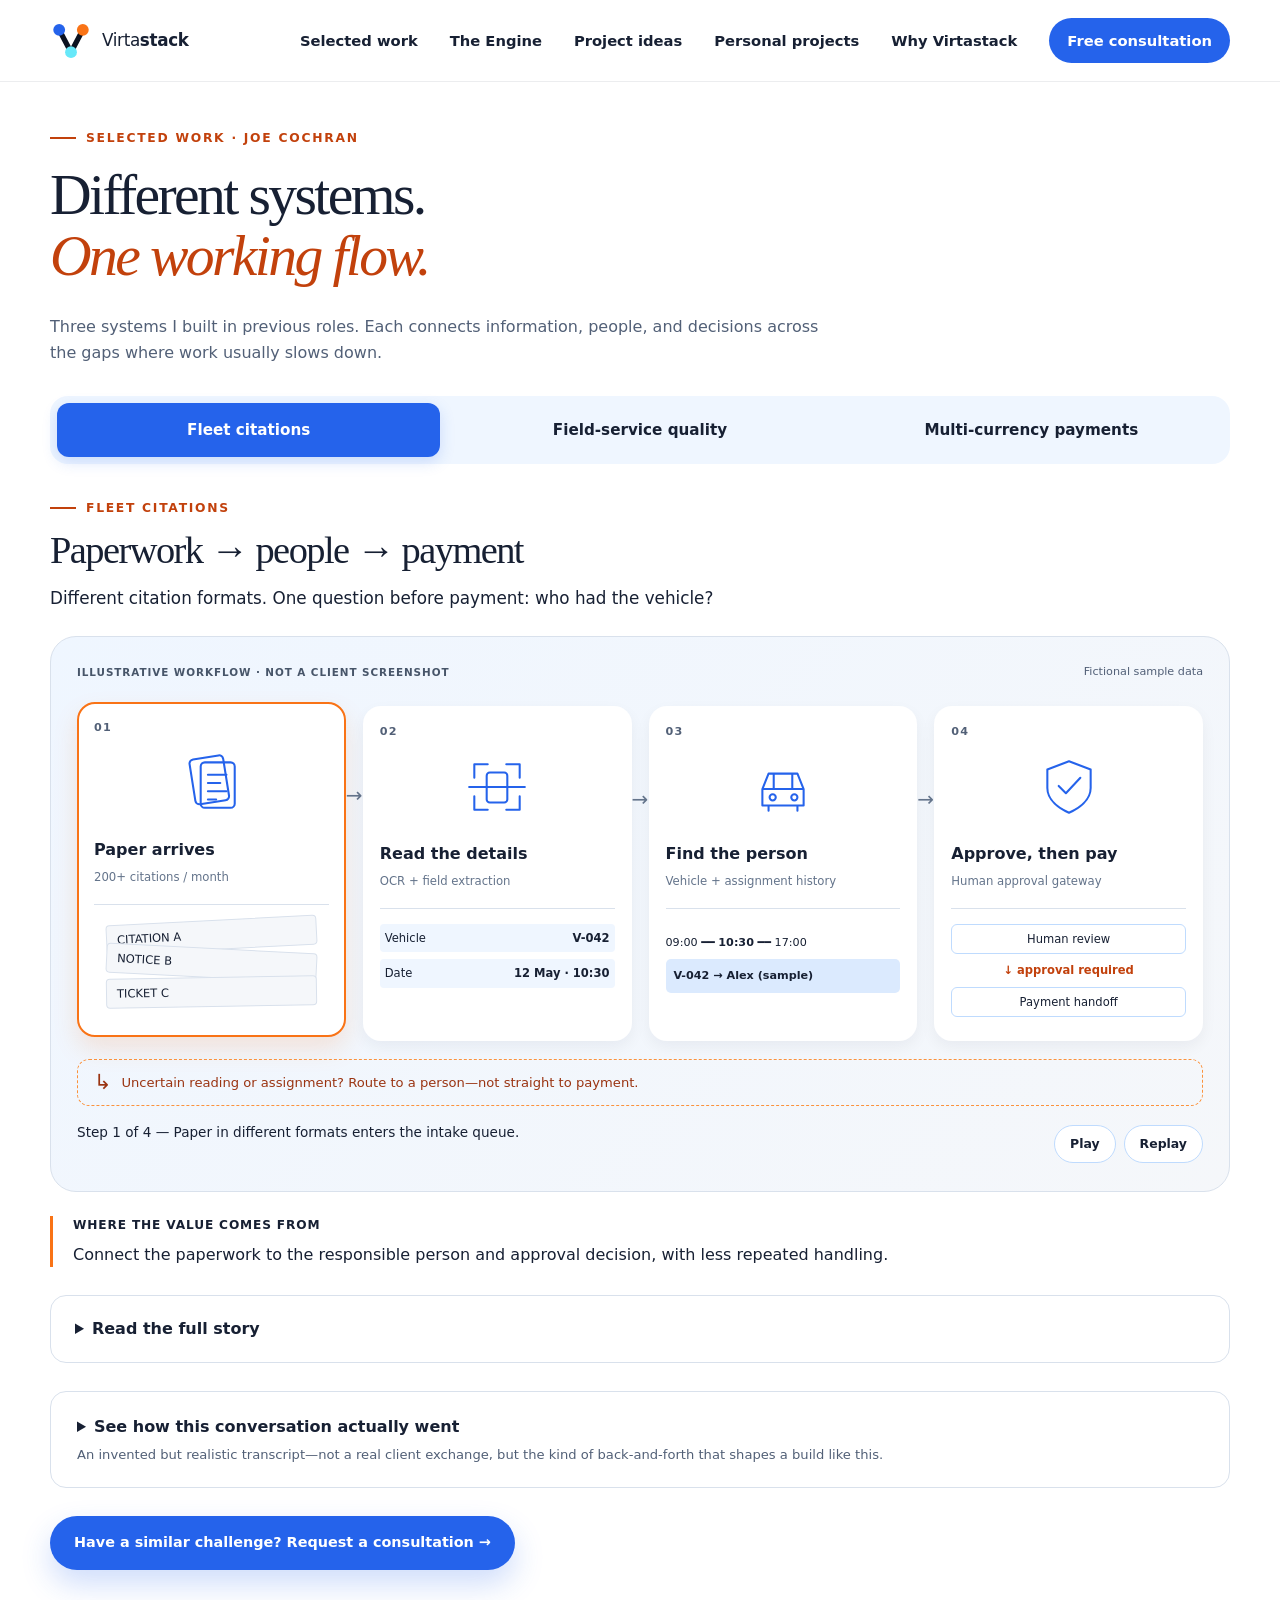
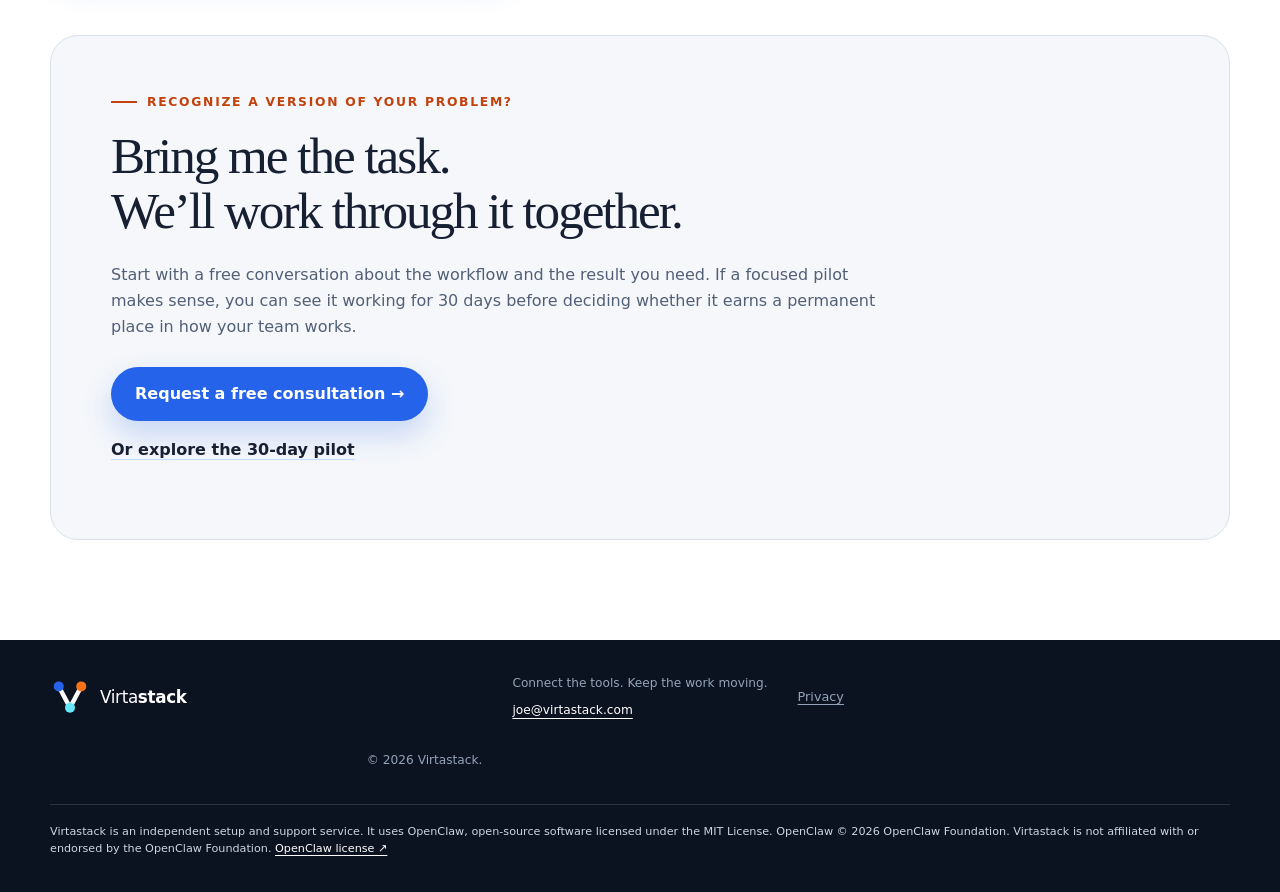
<file: selected-work.html>
<!doctype html>
<html lang="en"><head><meta charset="UTF-8" /><meta name="viewport" content="width=device-width, initial-scale=1" />
<title>Selected Work | Virtastack</title><meta name="description" content="See how Joe Cochran connected information, people, and decisions across fleet citations, field-service quality, and multi-currency payment operations." />
<link rel="stylesheet" href="styles.css" />
    <link rel="icon" href="assets/brand/virtastack-signal-v-tile.svg" type="image/svg+xml" /><script src="analytics.js" defer></script><script src="app.js" defer></script><script src="work.js" defer></script></head><body>
<a class="skip-link" href="#main">Skip to content</a>
    <header class="site-header">
      <a class="brand" href="index.html#top" aria-label="Virtastack home">
        <span class="brand-mark" aria-hidden="true">
          <img src="assets/brand/virtastack-signal-v-mark.svg" alt="" />
        </span>
        <span class="brand-name"><strong>Virta</strong>stack</span>
      </a>

      <button class="menu-button" type="button" aria-expanded="false" aria-controls="site-nav">
        <span></span><span></span><span></span>
        <span class="sr-only">Open menu</span>
      </button>

      <nav id="site-nav" class="site-nav" aria-label="Main navigation">
        <a href="selected-work.html">Selected work</a>
        <a href="empowerment-engine.html">The Engine</a>
        <a href="project-ideas.html">Project ideas</a>
        <a href="personal-projects.html">Personal projects</a>
        <a href="index.html#about">Why Virtastack</a>
        <a class="nav-cta" href="get-started.html#consultation">Free consultation</a>
      </nav>
    </header>


<main id="main" class="section-shell selected-work-page">
  <div class="work-page-intro"><p class="eyebrow"><span></span> Selected work · Joe Cochran</p><h1>Different systems.<br /><em>One working flow.</em></h1>
  <p>Three systems I built in previous roles. Each connects information, people, and decisions across the gaps where work usually slows down.</p></div>
<div class="work-tabs" aria-label="Choose a workflow"><a href="#fleet-citations" id="tab-fleet-citations" class="work-tab">Fleet citations</a><a href="#field-services" id="tab-field-services" class="work-tab">Field-service quality</a><a href="#multi-currency" id="tab-multi-currency" class="work-tab">Multi-currency payments</a></div>
  <article id="fleet-citations" class="case-study case-panel" aria-labelledby="tab-fleet-citations">
    <div class="case-heading"><p class="eyebrow"><span></span> Fleet citations</p><h2>Paperwork → people → payment</h2><p class="case-lede">Different citation formats. One question before payment: who had the vehicle?</p></div>
    <div class="workflow-theater" data-workflow="fleet-citations">
      <div class="theater-top"><span class="work-category">Illustrative workflow · not a client screenshot</span><span class="sample-label">Fictional sample data</span></div>
      <ol class="scene-steps"><li class="scene-step" data-caption="Paper in different formats enters the intake queue."><button type="button" class="scene-select" aria-label="Step 1: Paper arrives"><span class="scene-number">01</span><span class="scene-icon"><svg viewBox="0 0 64 64" aria-hidden="true"><rect x="14" y="7" width="33" height="44" rx="4" transform="rotate(-9 30 30)"/><rect x="22" y="12" width="33" height="44" rx="4"/><path d="M29 24h18M29 32h12M29 40h18M29 48h8"/></svg></span><strong>Paper arrives</strong><small>200+ citations / month</small></button><div class="scene-art"><div class="paper-stack"><span>CITATION A</span><span>NOTICE B</span><span>TICKET C</span></div></div></li><li class="scene-step" data-caption="Read vehicle and date information; uncertain extraction needs review."><button type="button" class="scene-select" aria-label="Step 2: Read the details"><span class="scene-number">02</span><span class="scene-icon"><svg viewBox="0 0 64 64" aria-hidden="true"><path d="M10 23V10h13M41 10h13v13M54 41v13H41M23 54H10V41M5 32h54"/><rect x="22" y="18" width="20" height="29" rx="3"/></svg></span><strong>Read the details</strong><small>OCR + field extraction</small></button><div class="scene-art"><div class="sample-fields"><span>Vehicle <b>V-042</b></span><span>Date <b>12 May · 10:30</b></span></div></div></li><li class="scene-step" data-caption="Cross-reference the vehicle and citation time with assignment history, then notify the relevant person."><button type="button" class="scene-select" aria-label="Step 3: Find the person"><span class="scene-number">03</span><span class="scene-icon"><svg viewBox="0 0 64 64" aria-hidden="true"><path d="m12 34 6-15h28l6 15v16H12ZM12 34h40M23 19v15M41 19v15M18 50v5M46 50v5"/><circle cx="22" cy="42" r="3"/><circle cx="43" cy="42" r="3"/></svg></span><strong>Find the person</strong><small>Vehicle + assignment history</small></button><div class="scene-art"><div class="assignment"><span>09:00 ━━ <b>10:30</b> ━━ 17:00</span><strong>V-042 → Alex (sample)</strong></div></div></li><li class="scene-step" data-caption="Review attribution and authorize payment before the payment-system handoff."><button type="button" class="scene-select" aria-label="Step 4: Approve, then pay"><span class="scene-number">04</span><span class="scene-icon"><svg viewBox="0 0 64 64" aria-hidden="true"><path d="M32 7 53 15v18c0 12-12 20-21 24C23 53 11 45 11 33V15Z"/><path d="m22 31 7 7 14-15"/></svg></span><strong>Approve, then pay</strong><small>Human approval gateway</small></button><div class="scene-art"><div class="approval-gate"><span>Human review</span><b>↓ approval required</b><span>Payment handoff</span></div></div></li></ol>
      <p class="exception-path"><span aria-hidden="true">↳</span> Uncertain reading or assignment? Route to a person—not straight to payment.</p>
      <div class="scene-bottom"><p class="scene-caption">Explore each step to see how the process connects.</p><div class="scene-controls" hidden><button type="button" class="scene-toggle">Play</button><button type="button" class="scene-replay">Replay</button></div></div>
    </div>
    <p class="visual-value"><strong>Where the value comes from</strong>Connect the paperwork to the responsible person and approval decision, with less repeated handling.</p>
    <details class="full-story"><summary>Read the full story</summary><div class="case-columns"><div><h3>The challenge</h3><p>A vehicle record alone wasn’t enough. The citation needed to be connected to the person assigned to that vehicle at the relevant time, then routed through notifications, approvals, and payment processing.</p></div>
    <div><h3>What the Engine Built</h3><p>A workflow combining OCR, vehicle lookup, assignment cross-referencing, notifications, payment-system integration, and an approval gateway. The value was in connecting the whole process—not just reading a piece of paper.</p></div></div>

    <div class="case-columns"><div><h3>The value provided by the solution</h3><p>Less repeated handling between paper intake, vehicle records, and payment processing. A clearer connection between the citation, the responsible person, and the approval decision.</p></div><div><h3>What the Engine could add next</h3><p>Roll citation costs into per-driver and per-route reporting, so repeat patterns show up before they become a budget line. Flag vehicles or routes generating citations at an unusual rate, and extend the same approval gateway to related fleet expenses like toll violations or impound fees.</p></div></div>
    <p class="case-takeaway">The broader pattern: connect incoming paperwork to the records, people, and decisions needed to act on it.</p>
  </details>
    <details class="case-transcript"><summary>See how this conversation actually went<small>An invented but realistic transcript—not a real client exchange, but the kind of back-and-forth that shapes a build like this.</small></summary>
      <div class="transcript-line is-user"><b>User</b><p>We manage a fleet of about 40 vehicles, and we get 200+ parking and toll citations a month—different formats depending on which city or agency issued them. Right now someone manually reads each one, figures out which vehicle it's for, figures out who had it that day, and routes it for payment. It eats a ton of time and stuff falls through the cracks.</p></div>
      <div class="transcript-line is-engine"><b>Engine</b><p>A few questions before I scope it: how are citations coming in today—mail, email, a portal? And how do you currently track which driver had which vehicle on a given day?</p></div>
      <div class="transcript-line is-user"><b>User</b><p>Mostly mail, some email PDFs. Vehicle assignments live in a shared spreadsheet—drivers check vehicles in and out.</p></div>
      <div class="transcript-line is-engine"><b>Engine</b><p>Got it. And when a citation comes in but the assignment record is unclear—say two drivers overlap, or the log wasn't filled in—what happens today?</p></div>
      <div class="transcript-line is-user"><b>User</b><p>Honestly, it usually just sits until someone has time to dig into it, or it gets pinned on whoever's currently driving that truck, which isn't always fair.</p></div>
      <div class="transcript-line is-engine"><b>Engine</b><p>Here's what I'd build: read each citation regardless of format, extract the vehicle and date/time, cross-reference your assignment records to find who had it, and route it for approval before anything reaches payment. Where the reading is uncertain or the assignment is ambiguous, it goes to a person—not straight to payment.</p></div>
      <div class="transcript-line is-user"><b>User</b><p>Who approves the payment?</p></div>
      <div class="transcript-line is-engine"><b>Engine</b><p>That's one thing I need from you—who actually has authority to approve a citation payment, and does that change by amount? I'll build the approval gate around how it really works, not assume one approver.</p></div>
      <div class="transcript-line is-user"><b>User</b><p>Ops manager for anything under $200, me above that.</p></div>
      <div class="transcript-line is-engine"><b>Engine</b><p>I'll build the gate at that threshold. I'll pull a few months of your real citations and assignment records so I can test extraction and matching against your actual formats before anything touches a live payment.</p></div>

      <p class="transcript-divider">Continued</p>

      <div class="transcript-line is-engine"><b>Engine</b><p>One more thing on the approval side—who exactly is "the ops manager" here? I'd rather route this to a small distribution list than one person's inbox, so nothing stalls if they're out sick or on vacation.</p></div>
      <div class="transcript-line is-user"><b>User</b><p>Good point. It's usually Maria, but Dave covers when she's out.</p></div>
      <div class="transcript-line is-engine"><b>Engine</b><p>I'll set it up as a shared distribution list—fleet-approvals@yourcompany.com—with Maria and Dave both on it, so either can approve and you're not blocked by one person's inbox. Sound right?</p></div>
      <div class="transcript-line is-user"><b>User</b><p>Yeah, that works.</p></div>
      <div class="transcript-line is-engine"><b>Engine</b><p>Now, on the intake side—where should these citations actually land? A dedicated inbox I monitor, or an existing one?</p></div>
      <div class="transcript-line is-user"><b>User</b><p>Let's set up a dedicated one—citations@ourcompany.com or something. Easier to forward mail there too if something comes in physically.</p></div>
      <div class="transcript-line is-engine"><b>Engine</b><p>I'll watch that inbox specifically, so nothing else in a shared mailbox gets touched by mistake. Two things I want to handle carefully there: duplicates, and citations I can't confidently read.</p><p>On duplicates—agencies sometimes resend the same notice, or a citation gets forwarded twice by different people. I'll check incoming citations against citation number, vehicle, and date before creating a new record, and if it looks like a repeat, I'll link it to the existing one instead of starting a second approval chain.</p></div>
      <div class="transcript-line is-user"><b>User</b><p>Good, because that's happened before—same ticket, two people forward it, and we almost paid it twice.</p></div>
      <div class="transcript-line is-engine"><b>Engine</b><p>That's what the duplicate check is for. And if a citation comes in and I can't reliably read it—bad scan, handwriting, a format I haven't seen before—I won't guess. It goes into a "needs a human look" queue with the original attached, and I'll flag it by email rather than silently dropping it or blocking everything else behind it.</p></div>
      <div class="transcript-line is-user"><b>User</b><p>That's fine, as long as it doesn't just get lost.</p></div>
      <div class="transcript-line is-engine"><b>Engine</b><p>It won't—nothing leaves the queue without either being processed or explicitly reviewed by a person. Since we're talking about visibility—do you want a standing aging report? Something that shows citations sitting in review, how long they've been there, and which ones are getting close to a late-fee deadline?</p></div>
      <div class="transcript-line is-user"><b>User</b><p>Oh, actually—that would be really useful. We've eaten late fees before because something sat too long.</p></div>
      <div class="transcript-line is-engine"><b>Engine</b><p>I'll build that in as a weekly aging summary. Who should that go to?</p></div>
      <div class="transcript-line is-user"><b>User</b><p>Same distribution list, plus me on Fridays.</p></div>
      <div class="transcript-line is-engine"><b>Engine</b><p>Got it. Last piece—how do you want these actually paid once they're approved? Should I post directly to your payment system, or does someone need to review the transaction first?</p></div>
      <div class="transcript-line is-user"><b>User</b><p>Create the entry in QuickBooks, but don't pay it automatically—I want a person to actually look at it before money moves.</p></div>
      <div class="transcript-line is-engine"><b>Engine</b><p>Understood—I'll create the bill in QuickBooks on approval, flagged for payment, but the actual payment step stays a manual action on your end. Nothing pays itself.</p></div>
      <div class="transcript-line is-user"><b>User</b><p>Perfect.</p></div>
      <div class="transcript-line is-engine"><b>Engine</b><p>Before I build against your real data—can you forward one sample citation, whatever format is easiest, to citations@ourcompany.com so I can see exactly what I'm working with?</p></div>
      <div class="transcript-line is-user"><b>User</b><p>OK, sent.</p></div>
      <p class="transcript-status">Waiting…</p>
      <div class="transcript-line is-engine"><b>Engine</b><p>Got it—that came through as a PDF from the city's Parking Authority. I can read the citation number, vehicle plate, and violation date and time clearly. The issuing agency's letterhead is in the top corner too—I'll use that to help identify the format going forward. One thing I want to flag: the fine amount on this one is handwritten in a stamped box, not printed—that's the kind of thing I'd rather send to a person to confirm than guess on. Does that match how these usually look?</p></div>
      <div class="transcript-line is-user"><b>User</b><p>Yeah, that's pretty typical actually—the amount is often stamped by hand.</p></div>
      <div class="transcript-line is-engine"><b>Engine</b><p>Then I'll treat a handwritten or stamped fine amount as an automatic "needs review" trigger, even if everything else on the citation reads cleanly. Better to have a person confirm a dollar figure than have me guess at one.</p></div>
    </details>
    <a class="button button-primary case-contact" href="get-started.html#consultation">Have a similar challenge? Request a consultation →</a>
  </article>
  <article id="field-services" class="case-study case-panel" aria-labelledby="tab-field-services">
    <div class="case-heading"><p class="eyebrow"><span></span> Field-service quality</p><h2>Spot the mismatch before submission</h2><p class="case-lede">Why wait for downstream QC if similar, approved work is already available?</p></div>
    <div class="workflow-theater" data-workflow="field-services">
      <div class="theater-top"><span class="work-category">Illustrative workflow · not a client screenshot</span><span class="sample-label">Fictional sample data</span></div>
      <ol class="scene-steps"><li class="scene-step" data-caption="The technician enters the work performed and the proposed timecodes."><button type="button" class="scene-select" aria-label="Step 1: Describe the job"><span class="scene-number">01</span><span class="scene-icon"><svg viewBox="0 0 64 64" aria-hidden="true"><rect x="16" y="8" width="32" height="48" rx="5"/><path d="M26 14h12M23 25h18M23 33h12M23 41h18M29 49h6"/></svg></span><strong>Describe the job</strong><small>Technician’s draft</small></button><div class="scene-art"><div class="sample-fields"><span>“Replaced damaged cable”</span><span>Draft code <b>INSTALL</b></span></div></div></li><li class="scene-step" data-caption="Compare the description and codes with similar, previously approved jobs."><button type="button" class="scene-select" aria-label="Step 2: Find similar work"><span class="scene-number">02</span><span class="scene-icon"><svg viewBox="0 0 64 64" aria-hidden="true"><rect x="7" y="12" width="23" height="32" rx="3"/><rect x="35" y="20" width="23" height="32" rx="3"/><path d="M13 22h11M13 30h8M41 30h11M41 38h8M25 51l7 6 7-6M32 57V42"/></svg></span><strong>Find similar work</strong><small>Previously approved records</small></button><div class="scene-art"><div class="match-cards"><span>“Repaired cable fault”</span><span>“Replaced damaged line”</span><b>Prior code: REPAIR</b></div></div></li><li class="scene-step" data-caption="Show a possible coding mismatch. The technician reviews the suggestion; similarity is not proof."><button type="button" class="scene-select" aria-label="Step 3: Consider the flag"><span class="scene-number">03</span><span class="scene-icon"><svg viewBox="0 0 64 64" aria-hidden="true"><circle cx="27" cy="27" r="17"/><path d="m40 40 15 15M27 17v12M27 35v1"/></svg></span><strong>Consider the flag</strong><small>Suggestion, not a verdict</small></button><div class="scene-art"><div class="comparison"><span>INSTALL</span><b>Compare with</b><span>REPAIR</span></div></div></li><li class="scene-step" data-caption="The technician makes the final choice before submitting the report."><button type="button" class="scene-select" aria-label="Step 4: Review & submit"><span class="scene-number">04</span><span class="scene-icon"><svg viewBox="0 0 64 64" aria-hidden="true"><path d="m7 28 49-19-17 48-9-19ZM30 38 56 9M7 48h10M11 55h12"/></svg></span><strong>Review & submit</strong><small>Keep human judgment</small></button><div class="scene-art"><div class="approval-gate"><span>Technician checks context</span><b>↓ chooses the right code</b><span>Submit job report</span></div></div></li></ol>
      <p class="exception-path"><span aria-hidden="true">↳</span> A new or unusual job may have no good historical match. Keep a route for human judgment.</p>
      <div class="scene-bottom"><p class="scene-caption">Explore each step to see how the process connects.</p><div class="scene-controls" hidden><button type="button" class="scene-toggle">Play</button><button type="button" class="scene-replay">Replay</button></div></div>
    </div>
    <p class="visual-value"><strong>Where the value comes from</strong>Put relevant prior work in front of technicians while they can still address inconsistencies.</p>
    <details class="full-story"><summary>Read the full story</summary><div class="case-columns"><div><h3>The challenge</h3><p>How do you use that history to identify potential coding problems before submission, instead of relying entirely on downstream quality checks?</p></div><div><h3>What the Engine Built</h3><p>A pre-submission fuzzy-matching check comparing a technician’s description against historical descriptions and approved timecode combinations. It used similarity to surface likely matches while the technician was still completing the report.</p></div></div>

    <div class="case-columns"><div><h3>The value provided by the solution</h3><p>Put relevant prior work in front of the technician at the point of entry. Create an opportunity to catch mismatches before a separate QC cycle and its follow-up conversations.</p></div><div><h3>What the Engine could add next</h3><p>Surface technicians whose coding consistently drifts from their peer group, turning it into a targeted training conversation instead of a recurring QC finding. Feed coding-accuracy trends back into scheduling, so the right technician gets matched to unfamiliar job types.</p></div></div>
    <p class="case-takeaway">The broader pattern: use accepted prior work to help people make better decisions before mistakes travel downstream.</p>
  </details>
    <details class="case-transcript"><summary>See how this conversation actually went<small>An invented but realistic transcript—not a real client exchange, but the kind of back-and-forth that shapes a build like this.</small></summary>
      <div class="transcript-line is-user"><b>User</b><p>Our field techs log their own time codes after each job—stuff like INSTALL, REPAIR, MAINTENANCE. Problem is they're often wrong, and we don't catch it until QC reviews it days later. By then it's a whole back-and-forth to figure out what actually happened.</p></div>
      <div class="transcript-line is-engine"><b>Engine</b><p>How many jobs a week, and what does the current QC process actually look like—spot check, full review, something else?</p></div>
      <div class="transcript-line is-user"><b>User</b><p>Around 150 jobs a week across the team. QC pulls a sample, maybe 20%, and flags anything that looks off based on the write-up.</p></div>
      <div class="transcript-line is-engine"><b>Engine</b><p>So most miscoded jobs never get caught at all.</p></div>
      <div class="transcript-line is-user"><b>User</b><p>Right. And the ones that do get caught, it's usually days later, and then we're chasing the tech down to ask what actually happened.</p></div>
      <div class="transcript-line is-engine"><b>Engine</b><p>I'd move this to the point of entry instead—compare what the tech writes against your history of already-approved jobs, and surface likely matches before they submit. Two things I need: do you have a searchable archive of past job descriptions and their final approved codes, and how far back does it go?</p></div>
      <div class="transcript-line is-user"><b>User</b><p>We've got about three years in the system. Not perfectly clean, but it's there.</p></div>
      <div class="transcript-line is-engine"><b>Engine</b><p>That's enough to work with. One thing to be clear on up front: a similar-sounding description isn't proof the code is right—it's a prompt for the tech to double-check. I don't want this making the call for them.</p></div>
      <div class="transcript-line is-user"><b>User</b><p>Agreed, we don't want it auto-correcting anything. Just flag it.</p></div>
      <div class="transcript-line is-engine"><b>Engine</b><p>Then here's what I'd build: the tech writes their description and picks a code like normal. Before they submit, I compare it against similar historical jobs. If the code they picked doesn't match what similar jobs used, I show them the comparison and let them decide—submit as-is or change it.</p></div>

      <p class="transcript-divider">Continued</p>

      <div class="transcript-line is-user"><b>User</b><p>What happens with a job that's genuinely new—nothing like it in the history?</p></div>
      <div class="transcript-line is-engine"><b>Engine</b><p>No flag at all. If nothing similar exists, I stay out of it rather than force a comparison that isn't useful. That's actually the harder failure mode to get wrong—flagging things that don't deserve it trains people to ignore the flags entirely.</p></div>
      <div class="transcript-line is-user"><b>User</b><p>Makes sense.</p></div>
      <div class="transcript-line is-engine"><b>Engine</b><p>I'll need a couple weeks of your real job descriptions and codes to tune the matching before this touches anything live. Once it's running, I want to test it against a live submission—can you have a tech file a job through the normal app once I've got this wired in, using a description close to something you know should trigger a flag?</p></div>
      <div class="transcript-line is-user"><b>User</b><p>Yeah, I'll have Marcus run one tomorrow.</p></div>
      <p class="transcript-status">Waiting…</p>
      <div class="transcript-line is-engine"><b>Engine</b><p>Marcus's job came through—description was "replaced faulty line," he coded it MAINTENANCE. Closest historical matches used REPAIR. The flag triggered correctly and showed him both prior examples before he submitted.</p></div>
      <div class="transcript-line is-user"><b>User</b><p>Did he change it?</p></div>
      <div class="transcript-line is-engine"><b>Engine</b><p>He kept MAINTENANCE. I don't have visibility into why—that's the point, it's his call, not mine. Worth asking him directly whether that was intentional or the flag didn't register.</p></div>
      <div class="transcript-line is-user"><b>User</b><p>I'll check with him.</p></div>
      <div class="transcript-line is-engine"><b>Engine</b><p>One more thing worth deciding now: how often should I refresh the matching against new approved jobs—weekly, monthly?</p></div>
      <div class="transcript-line is-user"><b>User</b><p>Monthly's fine, we don't get that much new job-type variety.</p></div>
      <div class="transcript-line is-engine"><b>Engine</b><p>I'll set it to pull a fresh set of approved jobs on the first of each month.</p></div>
    </details>
    <a class="button button-primary case-contact" href="get-started.html#consultation">Have a similar challenge? Request a consultation →</a>
  </article>
  <article id="multi-currency" class="case-study case-panel" aria-labelledby="tab-multi-currency">
    <div class="case-heading"><p class="eyebrow"><span></span> Multi-currency payments</p><h2>See both sides of the payment flow</h2><p class="case-lede">Customer invoices and vendor obligations span up to five currencies. Fees belong in the decision.</p></div>
    <div class="workflow-theater" data-workflow="multi-currency">
      <div class="theater-top"><span class="work-category">Illustrative workflow · not a client screenshot</span><span class="sample-label">Fictional sample data</span></div>
      <ol class="scene-steps"><li class="scene-step" data-caption="Bring customer-side transactions into view across the relevant currencies."><button type="button" class="scene-select" aria-label="Step 1: Customer side"><span class="scene-number">01</span><span class="scene-icon"><svg viewBox="0 0 64 64" aria-hidden="true"><path d="M15 7h34v50l-8-4-9 4-9-4-8 4Z M23 20h18M23 28h12M23 38h18M23 45h10"/></svg></span><strong>Customer side</strong><small>Invoices by currency</small></button><div class="scene-art"><div class="currency-chips"><span>USD</span><span>EUR</span><span>GBP</span><span>CAD</span><span>JPY</span></div></div></li><li class="scene-step" data-caption="Consider vendor-side obligations alongside the customer-side transactions."><button type="button" class="scene-select" aria-label="Step 2: Vendor side"><span class="scene-number">02</span><span class="scene-icon"><svg viewBox="0 0 64 64" aria-hidden="true"><circle cx="32" cy="32" r="9"/><circle cx="10" cy="10" r="5"/><circle cx="54" cy="10" r="5"/><circle cx="10" cy="54" r="5"/><circle cx="54" cy="54" r="5"/><path d="m14 14 11 11M39 25l11-11M14 50l11-11M39 39l11 11"/></svg></span><strong>Vendor side</strong><small>Payment obligations</small></button><div class="scene-art"><div class="currency-chips"><span>EUR</span><span>USD</span><span>CAD</span><span>JPY</span><span>GBP</span></div></div></li><li class="scene-step" data-caption="Consider fees across the flow rather than treating every transaction in isolation."><button type="button" class="scene-select" aria-label="Step 3: Consider costs"><span class="scene-number">03</span><span class="scene-icon"><svg viewBox="0 0 64 64" aria-hidden="true"><rect x="15" y="7" width="34" height="50" rx="4"/><path d="M22 16h20v10H22ZM23 35h3M38 35h3M23 43h3M38 43h3M23 50h3M38 50h3"/></svg></span><strong>Consider costs</strong><small>Bank transaction fees</small></button><div class="scene-art"><div class="sample-fields"><span>Customer side ↔ Vendor side</span><span>Bank transaction costs</span><span>Operational constraints</span></div></div></li><li class="scene-step" data-caption="Support the chosen transaction approach in software. This is a conceptual view, not an optimization algorithm."><button type="button" class="scene-select" aria-label="Step 4: Process the flow"><span class="scene-number">04</span><span class="scene-icon"><svg viewBox="0 0 64 64" aria-hidden="true"><path d="m7 28 49-19-17 48-9-19ZM30 38 56 9M7 48h10M11 55h12"/></svg></span><strong>Process the flow</strong><small>Cost-conscious operations</small></button><div class="scene-art"><div class="approval-gate"><span>Chosen approach</span><b>↓ processing</b><span>Payment workflow</span></div></div></li></ol>
      <p class="exception-path"><span aria-hidden="true">↳</span> Illustrative currencies only. No exchange rates, savings estimates, or proprietary algorithm are shown.</p>
      <div class="scene-bottom"><p class="scene-caption">Explore each step to see how the process connects.</p><div class="scene-controls" hidden><button type="button" class="scene-toggle">Play</button><button type="button" class="scene-replay">Replay</button></div></div>
    </div>
    <p class="visual-value"><strong>Where the value comes from</strong>Make transaction costs part of a repeatable processing decision across customer and vendor flows.</p>
    <details class="full-story"><summary>Read the full story</summary><div class="case-columns"><div><h3>The challenge</h3><p>Customer-side and vendor-side transactions have to be considered together. A convenient choice for one payment may not be the most cost-effective choice across the operation.</p></div><div><h3>What the Engine Built</h3><p>Software supporting multi-currency transaction processing on both sides of that flow, with minimizing bank transaction fees as the objective. This was a payment-operations problem—not a reason to add AI for its own sake.</p></div></div>

    <div class="case-columns"><div><h3>The value provided by the solution</h3><p>Make transaction costs part of the processing decision instead of treating each leg in isolation. The objective is a more cost-conscious workflow, not a claim of guaranteed savings.</p></div><div><h3>What the Engine could add next</h3><p>Once real fee and balance data is flowing, forecast upcoming FX exposure and flag when pre-purchasing a currency ahead of a rate move is worth considering. Reconcile the audit trail against actual bank statements each month, automatically.</p></div></div>
    <p class="case-takeaway">The broader pattern: turn a complicated operational decision into an explicit, repeatable process.</p>
  </details>
    <details class="case-transcript"><summary>See how this conversation actually went<small>An invented but realistic transcript—not a real client exchange, but the kind of back-and-forth that shapes a build like this.</small></summary>
      <div class="transcript-line is-user"><b>User</b><p>We do business in five currencies—USD, EUR, GBP, CAD, JPY—and we're constantly moving money both ways: customers pay us in their currency, and we pay vendors in theirs. Right now everyone just picks whatever's convenient for a given payment, and I have a feeling we're bleeding money on fees without really seeing it.</p></div>
      <div class="transcript-line is-engine"><b>Engine</b><p>Walk me through a typical week—how many payments are we talking about, and who currently decides how each one gets sent?</p></div>
      <div class="transcript-line is-user"><b>User</b><p>Maybe 30-40 transactions a week combined. Whoever's processing AP or AR that day just uses whatever method is already set up for that vendor or customer—usually a bank wire or whatever the accounting system defaults to.</p></div>
      <div class="transcript-line is-engine"><b>Engine</b><p>So there's no one actually comparing the cost of routing options against each other?</p></div>
      <div class="transcript-line is-user"><b>User</b><p>No, not really. We just want it to go out or come in without errors. Nobody's tracking what we're losing to fees or bad exchange spreads.</p></div>
      <div class="transcript-line is-engine"><b>Engine</b><p>That's the gap I'd build against—not adding AI for the sake of it, but treating this as a payment-operations problem: look at customer-side and vendor-side together, and make transaction cost part of the actual decision instead of treating each leg in isolation. Before I scope the mechanics, I need a few specifics: where do the actual payment deadlines and available balances live today—a bank portal, your accounting system, something else?</p></div>
      <div class="transcript-line is-user"><b>User</b><p>Mostly our accounting system tracks due dates. Balances we check directly in each bank's portal since we bank with a couple different ones for different currencies.</p></div>
      <div class="transcript-line is-engine"><b>Engine</b><p>Got it. And do you have visibility into the actual fee schedules—like what your bank charges for a wire in each currency—or does that live in someone's head, or an old email from your banker?</p></div>
      <div class="transcript-line is-user"><b>User</b><p>Ha, pretty much the second one. We know roughly, but nobody's got it written down anywhere current.</p></div>
      <div class="transcript-line is-engine"><b>Engine</b><p>That's the kind of thing I'd rather nail down with you before building anything than guess at. I'm not going to invent exchange rates or promise a specific savings number; the actual approach depends entirely on your real fee schedules, balances, and deadlines. What I can build is the structure: pull customer invoices and vendor obligations together across all five currencies, layer in the real fee data once we have it, and turn "which way do we send this payment" into a repeatable decision instead of a habit.</p></div>

      <p class="transcript-divider">Continued</p>

      <div class="transcript-line is-engine"><b>Engine</b><p>Let's get into the mechanics. For pulling in the actual transaction data—do you want me connecting directly to your accounting system's API, or is there a simpler export/import you'd rather start with?</p></div>
      <div class="transcript-line is-user"><b>User</b><p>We're on QuickBooks for the US side, and a separate system for the international entities. Can you handle both?</p></div>
      <div class="transcript-line is-engine"><b>Engine</b><p>I can—I'll need read access to each, and I'll want to understand where they might disagree with each other, since multi-entity setups sometimes have the same transaction recorded slightly differently in each system. When that happens, which one is the source of truth?</p></div>
      <div class="transcript-line is-user"><b>User</b><p>QuickBooks, honestly. The international system is more for local compliance.</p></div>
      <div class="transcript-line is-engine"><b>Engine</b><p>That settles a lot of edge cases upfront. I'll need read access to both systems set up before I go further—can you get that provisioned?</p></div>
      <div class="transcript-line is-user"><b>User</b><p>I just added the read-only credentials for QuickBooks. Can you see it?</p></div>
      <p class="transcript-status">Waiting…</p>
      <div class="transcript-line is-engine"><b>Engine</b><p>Confirmed—I can see the chart of accounts and the last 90 days of AP/AR activity. I count 214 open vendor bills and 87 open customer invoices across the five currencies. Access is working; I still need the international system's credentials before I can compare the two.</p></div>
      <div class="transcript-line is-user"><b>User</b><p>I'll get Priya to send those over this week.</p></div>
      <div class="transcript-line is-engine"><b>Engine</b><p>Now, on the bank fee side—since that data isn't written down anywhere current, I'd rather not hard-code numbers that'll drift out of date. What if I build a simple place for you to enter and update fee schedules per bank and currency, and flag it for review on a set schedule—say quarterly—so it doesn't quietly go stale?</p></div>
      <div class="transcript-line is-user"><b>User</b><p>That works. Who should get that reminder?</p></div>
      <div class="transcript-line is-engine"><b>Engine</b><p>Whoever owns the banking relationships—is that you, or does someone on your finance team handle that day to day?</p></div>
      <div class="transcript-line is-user"><b>User</b><p>That's Priya, our controller.</p></div>
      <div class="transcript-line is-engine"><b>Engine</b><p>I'll route the quarterly fee-schedule review to her. Now, on actually executing a payment once the system recommends a routing—does it just go out automatically, or do you want a person confirming before money moves?</p></div>
      <div class="transcript-line is-user"><b>User</b><p>No, definitely a person. This is real money moving internationally—I want someone looking at the recommendation and approving it, not a system just sending wires on its own.</p></div>
      <div class="transcript-line is-engine"><b>Engine</b><p>That's the model I'd push for regardless of what you'd said—I'll surface the recommended routing with the reasoning behind it, why this path costs less than the alternative, and a person approves before anything executes. Nothing sends itself.</p></div>
      <div class="transcript-line is-user"><b>User</b><p>What happens if two payments are due the same day and the balances don't support the "cheapest" routing for both?</p></div>
      <div class="transcript-line is-engine"><b>Engine</b><p>That's a real constraint, not an edge case. When there's a conflict like that, I won't silently pick one; I'll flag both options with the tradeoff spelled out—for example, "cheapest routing for Payment A conflicts with Payment B's deadline; here are the two ways to sequence this"—and let a person make that call, since it might depend on things I don't have visibility into, like which vendor is more forgiving about a day's delay.</p></div>
      <div class="transcript-line is-user"><b>User</b><p>That makes sense. One more thing—can you keep a record of what we actually decided over time? I'd like to eventually see if this is actually saving us anything.</p></div>
      <div class="transcript-line is-engine"><b>Engine</b><p>Yes—I'll log every recommendation, what was actually approved, and why, so you've got a real audit trail. Once we've got a few months of that, we can look at it together and see what it's actually telling us, instead of guessing.</p></div>
    </details>
    <a class="button button-primary case-contact" href="get-started.html#consultation">Have a similar challenge? Request a consultation →</a>
  </article>
  <aside class="engagement-card case-cta"><p class="eyebrow"><span></span> Recognize a version of your problem?</p><h2>Bring me the task.<br />We’ll work through it together.</h2><p>Start with a free conversation about the workflow and the result you need. If a focused pilot makes sense, you can see it working for 30 days before deciding whether it earns a permanent place in how your team works.</p><a class="button button-primary" href="get-started.html#consultation">Request a free consultation →</a><p><a class="text-link" href="get-started.html#fork">Or explore the 30-day pilot</a></p></aside>
</main>
    <footer class="site-footer">
      <a class="brand brand-footer" href="index.html#top">
        <span class="brand-mark" aria-hidden="true">
          <img src="assets/brand/virtastack-signal-v-tile.svg" alt="" />
        </span>
        <span class="brand-name"><strong>Virta</strong>stack</span>
      </a>
      <div class="footer-contact"><p>Connect the tools. Keep the work moving.</p><a href="mailto:joe@virtastack.com">joe@virtastack.com</a></div>
      <div class="privacy-links"><a href="privacy.html">Privacy</a><button type="button" data-analytics-settings hidden>Analytics preferences</button></div>
      <p class="copyright">© <span id="year"></span> Virtastack.</p>
      <p class="footer-legal">Virtastack is an independent setup and support service. It uses OpenClaw, open-source software licensed under the MIT License. OpenClaw © 2026 OpenClaw Foundation. Virtastack is not affiliated with or endorsed by the OpenClaw Foundation. <a href="https://github.com/openclaw/openclaw/blob/main/LICENSE" target="_blank" rel="noopener noreferrer">OpenClaw license <span aria-hidden="true">↗</span></a></p>
    </footer>
</body></html>
</file>
<file: styles.css>
:root {
  --ink: #172033;
  --ink-deep: #0b1220;
  --forest: #2563eb;
  --forest-bright: #1d4ed8;
  --mint: #bfdbfe;
  --mint-pale: #eff6ff;
  --coral: #f97316;
  --coral-dark: #c2410c;
  --cream: #f5f7fa;
  --paper: #ffffff;
  --gold: #67e8f9;
  --text: #172033;
  --muted: #526077;
  --line: #d9e1ec;
  --shadow: 0 22px 60px rgba(11, 18, 32, 0.12);
  --radius: 26px;
}

* { box-sizing: border-box; }
html { scroll-behavior: smooth; }
body {
  margin: 0;
  color: var(--text);
  background: var(--paper);
  font-family: Inter, ui-sans-serif, system-ui, -apple-system, BlinkMacSystemFont, "Segoe UI", sans-serif;
  line-height: 1.6;
  -webkit-font-smoothing: antialiased;
}

button, input, textarea { font: inherit; }
button, a { -webkit-tap-highlight-color: transparent; }
a { color: inherit; text-decoration: none; }
button { color: inherit; }
.sr-only {
  position: absolute !important;
  width: 1px; height: 1px; padding: 0; margin: -1px;
  overflow: hidden; clip: rect(0, 0, 0, 0); white-space: nowrap; border: 0;
}
.skip-link {
  position: fixed; z-index: 1000; left: 1rem; top: -5rem;
  background: var(--cream); color: var(--ink); padding: .75rem 1rem; border-radius: 8px;
}
.skip-link:focus { top: 1rem; }

.section-shell { width: min(1180px, calc(100% - 48px)); margin-inline: auto; }
.section-space { padding-block: 120px; }

.site-header {
  position: sticky; top: 0; z-index: 100;
  display: flex; align-items: center; justify-content: space-between;
  height: 82px; padding: 0 max(24px, calc((100vw - 1180px) / 2));
  background: rgba(255, 255, 255, .92);
  border-bottom: 1px solid rgba(23, 32, 51, .08);
  backdrop-filter: blur(16px);
}
.brand { display: inline-flex; align-items: center; gap: 10px; color: var(--ink); }
.brand-mark {
  display: grid; place-items: center; width: 42px; height: 42px;
}
.brand-mark img { display: block; width: 100%; height: 100%; }
.brand-name { font-size: 1.05rem; font-weight: 800; letter-spacing: -.02em; }
.brand-name strong { font-weight: 500; }
.site-nav { display: flex; align-items: center; gap: 32px; font-size: .92rem; font-weight: 650; }
.site-nav a:not(.nav-cta) { position: relative; }
.site-nav a:not(.nav-cta)::after {
  content: ""; position: absolute; left: 0; right: 100%; bottom: -5px; height: 2px;
  background: var(--coral); transition: right .22s ease;
}
.site-nav a:hover::after { right: 0; }
.nav-cta { padding: 11px 18px; color: white; background: var(--forest); border-radius: 999px; transition: transform .2s, background .2s; }
.nav-cta:hover { background: var(--forest-bright); transform: translateY(-2px); }
.menu-button { display: none; background: transparent; border: 0; padding: 8px; }
.menu-button > span:not(.sr-only) { display: block; width: 24px; height: 2px; margin: 5px; background: var(--ink); }

.hero {
  min-height: calc(100vh - 82px); display: grid; grid-template-columns: minmax(0, 1.03fr) minmax(0, .97fr);
  align-items: center; gap: 72px; padding-block: 88px 100px;
}
.eyebrow {
  display: flex; align-items: center; gap: 10px; margin: 0 0 20px;
  color: var(--coral-dark); font-size: .77rem; line-height: 1; font-weight: 800;
  text-transform: uppercase; letter-spacing: .14em;
}
.eyebrow span { display: block; width: 26px; height: 2px; background: currentColor; }
.hero h1, .section-heading h2, .about-card h2 {
  margin: 0; color: var(--ink-deep); font-family: Georgia, "Times New Roman", serif;
  font-weight: 500; letter-spacing: -.055em; line-height: .98;
}
.hero h1 { font-size: clamp(3.7rem, 6.3vw, 6rem); }
.hero-title-line { display: inline; }
.hero h1 em { color: var(--coral); font-weight: 500; }
.hero-lede { max-width: 610px; margin: 32px 0 34px; color: #526077; font-size: clamp(1.08rem, 2vw, 1.28rem); line-height: 1.7; }
.hero-lede p { margin: 0 0 16px; }
.hero-lede p:last-child { margin-bottom: 0; }
.hero-actions { display: flex; align-items: center; gap: 27px; flex-wrap: wrap; }
.button {
  display: inline-flex; align-items: center; justify-content: center; gap: 18px;
  min-height: 54px; padding: 0 24px; border: 0; border-radius: 999px;
  font-weight: 750; cursor: pointer; transition: transform .2s, box-shadow .2s, background .2s;
}
.button:hover { transform: translateY(-3px); }
.button-primary { color: white; background: var(--forest); box-shadow: 0 14px 30px rgba(37, 99, 235, .22); }
.button-primary:hover { background: var(--forest-bright); box-shadow: 0 18px 34px rgba(37, 99, 235, .3); }
.button span { font-size: 1.2rem; }
.text-link { color: var(--ink); font-weight: 750; border-bottom: 1px solid var(--mint); }
.text-link span { margin-left: 6px; color: var(--coral); }
.microcopy { margin: 17px 0 0 5px; color: #718096; font-size: .8rem; }

.hero-visual { position: relative; z-index: 150; min-width: 0; isolation: isolate; }
.visual-glow {
  position: absolute; z-index: -2; inset: -18% -10%;
  background: radial-gradient(circle at center, rgba(191, 219, 254, .72), rgba(191, 219, 254, 0) 66%);
}
.engine-illustration {
  position: relative; width: 100%; aspect-ratio: 1448 / 1086;
  box-shadow: 0 36px 80px rgba(11, 18, 32, .18); border-radius: 30px;
}
.engine-illustration > img { display: block; width: 100%; height: 100%; object-fit: cover; border-radius: 30px; }
.engine-node {
  position: absolute; left: var(--nx); top: var(--ny); transform: translate(-50%, -50%);
  width: 5.6%; aspect-ratio: 1; display: grid; place-items: center;
}
.engine-node img { width: 52%; height: 52%; object-fit: contain; }
.engine-more {
  position: absolute; left: var(--nx); top: var(--ny); transform: translate(-50%, -50%);
  margin: 0; color: var(--forest); font-size: clamp(.52rem, 1.1vw, .66rem); font-weight: 800;
  letter-spacing: .02em; white-space: nowrap;
}
.engine-hub-label {
  position: absolute; left: var(--nx); top: var(--ny); transform: translate(-50%, -50%);
  width: 23%; aspect-ratio: 1.28; padding: 2%; box-sizing: border-box;
  display: grid; place-items: center; text-align: center;
  background: #2563eb; border-radius: 14%;
  box-shadow: 0 11px 24px rgba(37, 99, 235, .22), 0 2px 6px rgba(11, 18, 32, .18);
  will-change: transform, box-shadow;
}
.engine-hub-label:hover { animation: engine-hub-pulse 2.8s ease-in-out infinite; }
.engine-hub-label b {
  display: block; width: 100%; overflow-wrap: break-word;
  color: rgba(255, 255, 255, .94); font-size: clamp(.6rem, 1.25vw, .78rem); font-weight: 700; line-height: 1.25;
  text-shadow: 0 1px 2px rgba(11, 18, 32, .45);
}
@keyframes engine-hub-pulse {
  0%, 66%, 100% { transform: translate(-50%, -50%) scale(1); box-shadow: 0 11px 24px rgba(37, 99, 235, .22), 0 2px 6px rgba(11, 18, 32, .18); }
  78% { transform: translate(-50%, -50%) scale(1.035); box-shadow: 0 14px 30px rgba(37, 99, 235, .3), 0 3px 8px rgba(11, 18, 32, .2); }
  88% { transform: translate(-50%, -50%) scale(1); box-shadow: 0 11px 24px rgba(37, 99, 235, .22), 0 2px 6px rgba(11, 18, 32, .18); }
}
.engine-chat-trigger {
  position: absolute; left: var(--nx); top: var(--ny); transform: translate(-50%, -50%);
  background: #fff; border: 1px solid rgba(37, 99, 235, .16); border-radius: 999px;
  padding: 7px 13px; box-shadow: 0 10px 24px rgba(11, 18, 32, .14); cursor: help;
  font: inherit; white-space: nowrap;
}
.engine-chat-trigger span { font-size: clamp(.58rem, 1.35vw, .72rem); font-weight: 700; color: var(--ink); }
.engine-chat-trigger b { color: var(--coral-dark); }
.engine-chat-tooltip {
  position: absolute; z-index: 150; left: var(--nx); top: var(--ny);
  transform: translate(-50%, calc(-100% - 16px)) translateY(6px);
  width: min(320px, 78%); background: #fff; border-radius: 18px; padding: 16px 16px 10px;
  box-shadow: 0 30px 60px rgba(11, 18, 32, .24); border: 1px solid rgba(37, 99, 235, .1);
  opacity: 0; visibility: hidden; pointer-events: none;
  transition: opacity .18s ease, transform .18s ease, visibility .18s;
}
.engine-illustration:has(.engine-chat-trigger:hover) .engine-chat-tooltip,
.engine-illustration:has(.engine-chat-trigger:focus-visible) .engine-chat-tooltip,
.engine-chat-tooltip:hover,
.engine-chat-tooltip.is-open {
  opacity: 1; visibility: visible; pointer-events: auto; transform: translate(-50%, calc(-100% - 16px)) translateY(0);
}
.hero-visual:has(.engine-chat-trigger:hover),
.hero-visual:has(.engine-chat-trigger:focus-visible),
.hero-visual:has(.engine-chat-tooltip:hover),
.hero-visual:has(.engine-chat-tooltip.is-open) {
  z-index: 300;
}
.window-bar {
  display: flex; align-items: center; gap: 7px; height: 62px;
  margin-inline: -26px; padding-inline: 24px; border-bottom: 1px solid #e2e8f0;
}
.window-bar > span { width: 8px; height: 8px; border-radius: 50%; background: #d9e1ec; }
.window-bar p { margin: 0 auto 0 8px; font-size: .82rem; font-weight: 750; }
.window-bar b { padding: 5px 10px; color: #1d4ed8; background: #eff6ff; border-radius: 20px; font-size: .68rem; text-transform: uppercase; letter-spacing: .08em; }
.creation-chat { display: flex; flex-direction: column; gap: 9px; padding: 22px 4px 4px; }
.creation-chat .chat-line { max-width: 94%; gap: 4px; }
.creation-chat .chat-bubble { padding: 9px 13px; font-size: .8rem; line-height: 1.4; border-radius: 14px; }
.creation-chat .chat-label { font-size: .6rem; }
.creation-more { margin: 0; padding: 1px 0 3px; text-align: center; color: #718096; font-size: .68rem; letter-spacing: .05em; }
.engine-proof {
  position: relative;
  display: grid; grid-template-columns: auto 1fr; gap: 11px; align-items: start;
  width: calc(100% - 38px); margin: 22px auto 0; padding: 14px 17px;
  color: #526077; background: rgba(255, 255, 255, .9); border: 1px solid rgba(37, 99, 235, .12);
  border-radius: 16px; box-shadow: 0 14px 34px rgba(11, 18, 32, .08); backdrop-filter: blur(8px);
}
.engine-proof-mark { display: grid; place-items: center; width: 23px; height: 23px; color: white; background: var(--coral); border-radius: 50%; font-size: .74rem; font-weight: 800; }
.engine-proof p { margin: 1px 0 0; font-size: .77rem; line-height: 1.55; }
.engine-proof strong { color: var(--ink-deep); }
.proof-trigger {
  background: none; border: 0; padding: 0; margin: 0; font: inherit; cursor: help;
  color: var(--coral-dark); font-weight: 750; text-decoration: underline dotted; text-underline-offset: 3px;
}
.proof-trigger:hover, .proof-trigger:focus-visible { color: var(--coral); }
.proof-tooltip {
  position: absolute; z-index: 150; left: 50%; bottom: calc(100% + 14px);
  width: min(440px, 88vw); background: white; border-radius: 18px; overflow: hidden;
  box-shadow: 0 30px 60px rgba(11, 18, 32, .24); border: 1px solid rgba(37, 99, 235, .1);
  opacity: 0; visibility: hidden; pointer-events: none;
  transform: translateX(-50%) translateY(6px);
  transition: opacity .18s ease, transform .18s ease, visibility .18s;
}
.proof-tooltip img { display: block; width: 100%; height: auto; }
.proof-tooltip-caption { margin: 0; padding: 14px 18px 18px; font-size: .78rem; line-height: 1.55; color: #526077; }
.proof-tooltip-caption strong { color: var(--ink-deep); }
.engine-proof:has(.proof-trigger:hover) .proof-tooltip,
.engine-proof:has(.proof-trigger:focus-visible) .proof-tooltip,
.proof-tooltip:hover,
.proof-tooltip.is-open {
  opacity: 1; visibility: visible; pointer-events: auto; transform: translateX(-50%) translateY(0);
}
.trust-strip { display: grid; grid-template-columns: repeat(3, 1fr); background: var(--ink-deep); color: white; padding: 28px max(24px, calc((100vw - 1180px) / 2)); }
.trust-strip > div { display: flex; align-items: center; gap: 16px; padding: 5px 28px; border-right: 1px solid rgba(255,255,255,.13); }
.trust-strip > div:first-child { padding-left: 0; }
.trust-strip > div:last-child { border: 0; }
.trust-strip span { color: var(--gold); font-family: Georgia, serif; font-size: 1.7rem; }
.trust-strip p { margin: 0; color: #cbd5e1; font-size: .78rem; line-height: 1.35; }
.trust-strip strong { display: block; color: white; font-size: .88rem; }

.section-heading { display: grid; grid-template-columns: 1fr 1fr; column-gap: 70px; align-items: end; margin-bottom: 52px; }
.section-heading .eyebrow { grid-column: 1 / -1; }
.section-heading h2 { font-size: clamp(2.65rem, 4.5vw, 4.4rem); }
.section-heading > p:last-child { max-width: 450px; margin: 0 0 5px; color: var(--muted); font-size: 1.08rem; }
.card-link { color: var(--ink); font-size: .82rem; font-weight: 750; }
.card-link b { margin-left: 5px; color: var(--coral); }

.eyebrow-light { color: var(--gold); }
.step-counter { padding: 6px 10px; color: #526077; background: #f1f5f9; border-radius: 20px; font-size: .68rem; font-weight: 750; }
.progress-track { height: 4px; background: #e2e8f0; }
.progress-track span { display: block; width: 25%; height: 100%; background: var(--coral); transition: width .35s ease; }
.result-grid { display: grid; grid-template-columns: 1fr 1fr; gap: 10px; }
.result-grid div { padding: 12px 14px; background: #f1f5f9; border-radius: 12px; }
.result-grid small, .result-grid strong { display: block; }
.result-grid small { color: #718096; font-size: .64rem; text-transform: uppercase; letter-spacing: .07em; }
.result-grid strong { color: var(--ink); font-size: .78rem; }
.lead-capture { margin-top: 14px; padding: 16px; background: var(--cream); border-radius: 15px; }
.lead-capture > p:first-child { margin: 0 0 12px; color: #526077; font-size: .74rem; line-height: 1.45; }
.lead-capture > p strong { color: var(--ink); font-size: .84rem; }
.lead-fields { display: grid; grid-template-columns: 1fr 1fr; gap: 8px; }
.lead-fields label { color: #526077; font-size: .62rem; font-weight: 750; text-transform: uppercase; letter-spacing: .05em; }
.lead-fields input { width: 100%; margin-top: 3px; padding: 9px 10px; background: white; border: 1px solid #d9e1ec; border-radius: 8px; outline: none; font-size: .75rem; text-transform: none; letter-spacing: 0; }
.lead-fields input:focus { border-color: var(--forest-bright); }
.lead-capture .button { width: 100%; min-height: 42px; margin-top: 10px; font-size: .78rem; }
.preview-note { margin: 8px 0 0 !important; color: #9a5a2f !important; text-align: center; font-size: .62rem !important; }
.restart-button { display: block; margin: 12px auto 0; color: #526077; background: transparent; border: 0; cursor: pointer; font-size: .7rem; }

.process-section .section-heading { margin-bottom: 40px; }
.process-list { border-top: 1px solid var(--line); }
.process-step { display: grid; grid-template-columns: 100px 1fr; padding: 40px 10px; border-bottom: 1px solid var(--line); }
.process-step > span { color: var(--coral); font-family: Georgia, serif; font-size: 2.4rem; }
.process-step > div { display: grid; grid-template-columns: 150px 1fr 1.3fr; align-items: baseline; gap: 32px; }
.process-step small { color: var(--coral-dark); font-size: .72rem; font-weight: 800; text-transform: uppercase; letter-spacing: .1em; }
.process-step h3 { margin: 0; color: var(--ink); font-family: Georgia, serif; font-size: 1.45rem; }
.process-step p { margin: 0; color: var(--muted); font-size: .92rem; }

.about-section { padding-bottom: 120px; }
.about-card { display: grid; grid-template-columns: 1.12fr .88fr; gap: 80px; align-items: center; padding: 72px; color: white; background: var(--ink-deep); border-radius: 34px; overflow: hidden; position: relative; }
.about-card::after { content: ""; position: absolute; right: -100px; bottom: -200px; width: 440px; height: 440px; border: 1px solid rgba(103,232,249,.2); border-radius: 50%; box-shadow: 0 0 0 55px rgba(37,99,235,.05), 0 0 0 110px rgba(37,99,235,.03); }
.about-card h2 { color: white; font-size: clamp(2.2rem, 3.7vw, 3.7rem); }
.about-copy { position: relative; z-index: 1; }
.about-copy p { margin: 0 0 28px; color: #cbd5e1; }
.button-cream { color: var(--ink); background: var(--cream); }
.button-cream:hover { background: white; }

.site-footer { display: grid; grid-template-columns: 1fr auto 1fr; align-items: center; gap: 30px; padding: 34px max(24px, calc((100vw - 1180px) / 2)); color: #94a3b8; background: var(--ink-deep); font-size: .76rem; }
.brand-footer { color: white; }
.brand-footer .brand-mark { width: 40px; height: 40px; }
.site-footer p { margin: 0; }
.copyright { text-align: right; }
.footer-legal {
  grid-column: 1 / -1; margin-top: 4px !important; padding-top: 18px;
  color: #cbd5e1; border-top: 1px solid rgba(255,255,255,.14);
  font-size: .7rem; line-height: 1.55;
}
.footer-legal a { color: white; text-decoration: underline; text-underline-offset: 3px; }
.privacy-site-footer { margin-top: 72px; }

.reveal { opacity: 0; transform: translateY(18px); transition: opacity .65s ease, transform .65s ease; }
.reveal.visible { opacity: 1; transform: translateY(0); }

@media (max-width: 980px) {
  .site-nav { position: fixed; left: 16px; right: 16px; top: 72px; display: none; flex-direction: column; align-items: stretch; gap: 6px; padding: 16px; background: white; border: 1px solid var(--line); border-radius: 18px; box-shadow: var(--shadow); }
  .site-nav.open { display: flex; }
  .site-nav a { padding: 12px; }
  .nav-cta { text-align: center; }
  .menu-button { display: block; }
  .hero { grid-template-columns: 1fr; gap: 75px; padding-top: 70px; }
  .hero-copy { max-width: 730px; }
  .hero-visual { width: min(600px, 94%); margin-inline: auto; }
  .section-heading { grid-template-columns: 1fr; row-gap: 22px; }
  .process-step > div { grid-template-columns: 110px 1fr; }
  .process-step p { grid-column: 2; }
  .about-card { grid-template-columns: 1fr; gap: 30px; padding: 55px; }
  .site-footer { grid-template-columns: 1fr 1fr; }
  .site-footer > p:nth-child(2) { display: none; }
}

@media (max-width: 680px) {
  .section-shell { width: min(100% - 32px, 1180px); }
  .section-space { padding-block: 82px; }
  .site-header { height: 70px; padding-inline: 16px; }
  .brand-name { font-size: .94rem; }
  .brand-mark { width: 36px; height: 36px; }
  .hero { min-height: auto; gap: 65px; padding-block: 60px 78px; }
  .hero h1 { font-size: clamp(3.35rem, 15vw, 4.7rem); }
  .hero-lede { margin-block: 24px 28px; font-size: 1rem; }
  .hero-actions { align-items: flex-start; flex-direction: column; gap: 18px; }
  .window-bar { margin-inline: -15px; }
  .creation-chat .chat-bubble { font-size: .78rem; }
  .engine-proof { width: calc(100% - 14px); margin-top: 18px; padding: 13px 14px; }
  .engine-proof p { font-size: .74rem; }
  .trust-strip { grid-template-columns: 1fr; }
  .trust-strip > div, .trust-strip > div:first-child { padding: 16px 0; border-right: 0; border-bottom: 1px solid rgba(255,255,255,.13); }
  .trust-strip > div:last-child { border: 0; }
  .section-heading h2 { font-size: clamp(2.5rem, 11vw, 3.4rem); }
  .result-grid, .lead-fields { grid-template-columns: 1fr; }
  .process-step { grid-template-columns: 52px 1fr; padding-block: 32px; }
  .process-step > div { grid-template-columns: 1fr; gap: 5px; }
  .process-step p { grid-column: 1; margin-top: 9px; }
  .about-section { width: 100%; padding-bottom: 0; }
  .about-card { padding: 62px 28px; border-radius: 0; }
  .site-footer { grid-template-columns: 1fr; justify-items: center; text-align: center; }
  .copyright { text-align: center; }
}

@media (prefers-reduced-motion: reduce) {
  html { scroll-behavior: auto; }
  *, *::before, *::after { animation-duration: .01ms !important; animation-iteration-count: 1 !important; transition-duration: .01ms !important; }
  .reveal { opacity: 1; transform: none; }
}

/* Direct contact remains visible on small screens. */
.about-copy .direct-contact { margin: 24px 0 0; }
.direct-contact a, .footer-contact a { text-decoration: underline; text-underline-offset: 4px; overflow-wrap: anywhere; }
.direct-contact a { color: white; }
.footer-contact a { display: inline-block; margin-top: 8px; color: white; }

/* Preserve the supplied portrait; rounded corners are presentation only. */
.founder-profile { margin: 0 0 28px; }
.founder-headshot { display: block; width: min(100%, 280px); height: auto; aspect-ratio: 1; border-radius: 24px; border: 1px solid rgba(255,255,255,.18); }
.founder-profile figcaption { margin-top: 16px; }
.founder-profile strong { display: block; color: white; font-size: 1.15rem; }
.founder-profile span { display: block; margin-top: 4px; color: #cbd5e1; font-size: .9rem; }

.founder-linkedin { display: inline-block; margin-top: 12px; color: white; text-decoration: underline; text-underline-offset: 4px; }
.founder-linkedin:hover { color: var(--cream); }
.founder-linkedin:focus-visible { outline: 2px solid white; outline-offset: 5px; border-radius: 3px; }
.founder-profile .linkedin-external { display: inline; color: inherit; font-size: inherit; }

/* Clear offers, specific work, and a useful take-away. */
[hidden] { display: none !important; }
section[id], article[id] { scroll-margin-top: 100px; }
.reveal { opacity: 1; transform: none; }
.will-reveal:not(.visible) { opacity: 0; transform: translateY(18px); }
.about-card::after { pointer-events: none; }
.hero-lede strong { display: block; color: var(--ink-deep); margin-bottom: 14px; }
.microcopy { color: #526077; }
.work-grid { display: grid; grid-template-columns: repeat(3, minmax(0, 1fr)); gap: 24px; }
.work-card { display: flex; flex-direction: column; align-items: flex-start; padding: 32px; border: 1px solid var(--line); border-radius: 22px; background: var(--mint-pale); transition: transform .2s; }
.work-card:hover { transform: translateY(-4px); }
.work-card h3 { font: 500 1.75rem/1.15 Georgia, serif; letter-spacing: -.03em; margin: 20px 0 12px; }
.work-card p { color: #526077; }
.work-card .text-link { margin-top: auto; }
.work-category { font-size: .73rem; text-transform: uppercase; letter-spacing: .09em; font-weight: 800; color: #475569; }
.engagement-section { padding-top: 90px; }
.engagement-card { padding: clamp(28px, 5vw, 60px); background: var(--cream); border: 1px solid var(--line); border-radius: 28px; }
.engagement-card h2 { font: 500 clamp(2rem, 4vw, 3.2rem)/1.08 Georgia, serif; letter-spacing: -.04em; max-width: 820px; margin: 0 0 24px; }
.engagement-card > p:not(.eyebrow) { max-width: 780px; color: #526077; }
.engagement-card .button { margin-top: 12px; }
.engagement-actions { display: flex; align-items: center; flex-wrap: wrap; gap: 18px 24px; margin-top: 10px; }
.engagement-actions .button { margin-top: 0; }
.services-section { padding-top: 105px; }
.service-grid { display: grid; grid-template-columns: repeat(2, minmax(0, 1fr)); gap: 22px; }
.service-card { display: flex; flex-direction: column; align-items: flex-start; min-height: 290px; padding: 34px; border: 1px solid var(--line); border-radius: 22px; background: white; }
.service-number { color: var(--coral-dark); font-size: .7rem; font-weight: 800; letter-spacing: .12em; }
.service-card h3 { margin: 20px 0 12px; font: 500 1.65rem/1.18 Georgia, serif; letter-spacing: -.03em; color: var(--ink-deep); }
.service-card p { margin: 0 0 24px; color: #526077; }
.service-card .text-link { margin-top: auto; }
.fit-section { padding-block: 86px; color: white; background: var(--ink-deep); }
.fit-layout { display: grid; grid-template-columns: minmax(0, .85fr) minmax(0, 1.15fr); gap: clamp(45px, 8vw, 110px); align-items: start; }
.fit-layout h2 { max-width: 560px; margin: 0 0 18px; font: 500 clamp(2.1rem, 4vw, 3.4rem)/1.08 Georgia, serif; letter-spacing: -.04em; }
.fit-layout > div:first-child > p:last-child { max-width: 540px; color: #cbd5e1; }
.fit-intro { margin-top: 0; font-weight: 750; }
.fit-list { display: grid; gap: 14px; margin: 0 0 30px; padding: 0; list-style: none; }
.fit-list li { position: relative; padding-left: 30px; color: #e2e8f0; }
.fit-list li::before { content: "✓"; position: absolute; left: 0; color: var(--coral); font-weight: 900; }
.process-output { display: block; margin-top: 10px; color: var(--ink); font-size: .82rem; line-height: 1.55; }
.process-cta { display: flex; justify-content: space-between; align-items: center; gap: 28px; margin-top: 42px; padding: 28px 32px; border: 1px solid var(--line); border-radius: 20px; background: var(--mint-pale); }
.process-cta p { max-width: 650px; margin: 0; color: #526077; }
.process-cta p strong { color: var(--ink-deep); }
.process-cta .button { flex: none; }
.brief-details { margin: 20px 0; font-size: .86rem; }
.brief-details dt { color: var(--ink); font-weight: 800; margin-top: 16px; }
.brief-details dd { margin: 4px 0 0; color: #526077; white-space: pre-wrap; overflow-wrap: anywhere; }
.brief-caveat, .handoff-note { font-size: .78rem; color: #526077; }
.handoff-note a { text-decoration: underline; overflow-wrap: anywhere; }
.brief-actions { display: flex; flex-wrap: wrap; gap: 10px; }
.brief-actions .button { min-height: 46px; padding: 12px 18px; font-size: .8rem; text-align: center; }
.button-secondary { background: var(--mint-pale); color: var(--forest); }
.selected-work-page { padding-block: 80px 100px; }
.work-page-intro { max-width: 920px; }
.work-page-intro h1 { font: 500 clamp(2.6rem, 5vw, 4.6rem)/1.06 Georgia, serif; letter-spacing: -.045em; margin: 0 0 28px; }
.work-page-intro em { color: var(--coral-dark); }
.work-page-intro > p:last-child { max-width: 780px; font-size: 1.12rem; color: #526077; }
.case-nav { display: flex; flex-wrap: wrap; gap: 16px 30px; margin-block: 35px 65px; }
.case-nav a { text-decoration: underline; text-underline-offset: 5px; }
.case-study { border-top: 1px solid var(--line); padding-block: 65px; }
.case-study h2 { max-width: 900px; font: 500 clamp(2rem, 4vw, 3.3rem)/1.1 Georgia, serif; letter-spacing: -.04em; margin: 0 0 24px; }
.case-lede { max-width: 820px; font-size: 1.18rem; }
.case-columns { display: grid; grid-template-columns: repeat(2, minmax(0, 1fr)); gap: 45px; margin-block: 30px; }
.case-columns h3 { font-size: 1.1rem; margin-bottom: 10px; }
.case-columns p { color: #526077; }
.workflow-example { padding: 28px; background: var(--mint-pale); border-radius: 22px; margin-block: 35px; }
.case-flow { display: grid; grid-template-columns: repeat(4, minmax(0, 1fr)); padding: 0; margin: 22px 0 0; gap: 16px; list-style: none; counter-reset: workflow; }
.case-flow li { counter-increment: workflow; background: white; border-radius: 14px; padding: 20px; }
.case-flow li::before { content: counter(workflow, decimal-leading-zero); display: block; color: var(--coral-dark); font-weight: 800; margin-bottom: 12px; }
.case-flow b, .case-flow span { display: block; }
.case-flow span { font-size: .88rem; color: #526077; margin-top: 8px; }
.case-takeaway { padding-left: 22px; border-left: 3px solid var(--coral); font-weight: 650; max-width: 850px; }
a:focus-visible, button:focus-visible { outline: 3px solid var(--coral-dark); outline-offset: 5px; }
@media (max-width: 980px) { .work-grid { grid-template-columns: 1fr; } .service-grid { grid-template-columns: 1fr; } .service-card { min-height: 0; } .fit-layout { grid-template-columns: 1fr; } .case-flow { grid-template-columns: repeat(2, minmax(0, 1fr)); } }
@media (max-width: 680px) { .case-columns, .case-flow { grid-template-columns: 1fr; gap: 18px; } .workflow-example { padding: 20px; } .selected-work-page { padding-top: 45px; } .work-card, .service-card { padding: 28px; } .brief-actions .button { width: 100%; } .step-counter { flex-shrink: 0; } .engagement-card .button, .engagement-actions .button, .process-cta .button { width: 100%; height: auto; padding-block: 14px; text-align: center; } .process-cta { align-items: stretch; flex-direction: column; padding: 24px; } }
@media (prefers-reduced-motion: reduce) { .will-reveal:not(.visible) { opacity: 1; transform: none; } }
@media (max-width: 680px) { .visual-glow { inset-inline: 0; } }
@media (min-width: 981px) {
  .hero-copy { position: relative; z-index: 160; min-width: 0; }
  .hero h1 { width: max-content; font-size: clamp(3rem, 4vw, 3.85rem); }
  .hero-title-line { display: block; white-space: nowrap; }
  .hero-title-break { display: none; }
}

/* Visual selected-work stories: native, responsive, no external animation service. */
.selected-work-page { padding-top: 50px; }
.work-page-intro h1 { font-size: clamp(2.5rem, 4.5vw, 4rem); }
.work-page-intro > p:last-child { font-size: 1rem; }
.work-tabs { display: flex; gap: 8px; padding: 7px; margin: 30px 0 0; background: var(--mint-pale); border-radius: 18px; }
.work-tab { flex: 1; padding: 15px 18px; text-align: center; border-radius: 12px; font-weight: 750; font-size: .95rem; }
.work-tab[aria-selected="true"] { color: white; background: var(--forest); box-shadow: 0 5px 15px rgba(37,99,235,.18); }
.work-tab:hover:not([aria-selected="true"]) { background: #dbeafe; }
.case-panel { padding-block: 38px 65px; border-top: 0; }
.case-heading h2 { font-size: clamp(1.9rem, 3vw, 2.8rem); margin-bottom: 14px; }
.case-heading .eyebrow { margin-bottom: 15px; }
.case-heading .case-lede { font-size: 1.05rem; margin-top: 0; max-width: 900px; }
.workflow-theater { padding: 26px; border: 1px solid var(--line); border-radius: 26px; background: linear-gradient(135deg, #eff6ff, #f5f7fa); margin-block: 24px; }
.theater-top { display: flex; justify-content: space-between; gap: 10px; align-items: center; }
.theater-top .work-category { font-size: .65rem; }
.sample-label { color: #526077; font-size: .7rem; }
.scene-steps { display: grid; grid-template-columns: repeat(4, minmax(0, 1fr)); gap: 17px; list-style: none; padding: 0; margin: 25px 0 18px; }
.scene-step { position: relative; border: 2px solid transparent; border-radius: 18px; background: white; padding: 15px; box-shadow: 0 6px 15px rgba(11,18,32,.05); transition: border-color .3s, background .3s, transform .3s; min-width: 0; }
.scene-step:not(:last-child)::after { content: '→'; position: absolute; top: 75px; right: -18px; width: 16px; color: #64748b; font-size: 20px; z-index: 1; }
.scene-step.is-current { border-color: var(--coral); background: white; transform: translateY(-4px); box-shadow: 0 12px 25px rgba(249,115,22,.15); }
.scene-step.is-complete { border-color: #bfdbfe; }
.scene-select { display: block; text-align: left; width: 100%; border: 0; padding: 0; background: none; cursor: pointer; }
.scene-number { display: block; color: #526077; font-size: .7rem; font-weight: 800; letter-spacing: .1em; }
.scene-icon { display: grid; place-items: center; height: 92px; }
.scene-icon svg { width: 66px; height: 66px; fill: none; stroke: var(--forest); stroke-width: 2; stroke-linecap: round; stroke-linejoin: round; }
.scene-select > strong { display: block; font-size: 1rem; margin-top: 8px; }
.scene-select > small { display: block; color: #64748b; font-size: .73rem; min-height: 36px; margin-top: 5px; }
.scene-art { min-height: 116px; font-size: .72rem; padding-top: 15px; border-top: 1px solid var(--line); }
.sample-fields, .assignment, .match-cards, .comparison, .approval-gate { display: grid; gap: 7px; }
.sample-fields span { display: flex; flex-wrap: wrap; justify-content: space-between; gap: 3px; padding: 5px; background: #eff6ff; border-radius: 4px; }
.assignment { font-size: .7rem; padding-top: 10px; }
.assignment strong { background: #dbeafe; padding: 8px; border-radius: 5px; }
.paper-stack { position: relative; padding: 0 12px; }
.paper-stack span { display: block; background: #f5f7fa; border: 1px solid #d9e1ec; border-radius: 4px; padding: 5px 10px; transform: rotate(-3deg); }
.paper-stack span:nth-child(2) { transform: rotate(3deg); margin-top: -2px; }
.paper-stack span:nth-child(3) { transform: rotate(-1deg); margin-top: -2px; }
.approval-gate { text-align: center; }
.approval-gate span { padding: 5px; border: 1px solid #bfdbfe; border-radius: 6px; }
.approval-gate b { font-weight: 600; color: #c2410c; }
.match-cards span { padding: 5px; border: 1px solid var(--line); border-radius: 5px; }
.comparison { text-align: center; }
.comparison span { background: #ffedd5; padding: 4px; border-radius: 5px; }
.comparison b { font-size: .65rem; }
.currency-chips { display: flex; flex-wrap: wrap; gap: 6px; align-content: center; padding-top: 6px; }
.currency-chips span { display: grid; place-items: center; border: 1px solid #bfdbfe; background: #eff6ff; border-radius: 50%; width: 40px; height: 40px; font-size: .66rem; font-weight: 800; }
.exception-path { display: flex; gap: 10px; padding: 12px 16px; border: 1px dashed #fb923c; border-radius: 12px; color: #9a3412; font-size: .82rem; margin: 0; }
.exception-path > span { font-size: 1.3rem; line-height: 1; }
.scene-bottom { display: flex; gap: 20px; align-items: center; justify-content: space-between; margin-top: 16px; }
.scene-caption { font-size: .85rem; max-width: 760px; min-height: 3.2em; margin: 0; }
.scene-controls { display: flex; gap: 8px; flex-shrink: 0; }
.scene-controls button { cursor: pointer; background: white; border: 1px solid #bfdbfe; border-radius: 20px; padding: 8px 15px; font-size: .78rem; font-weight: 700; }
.scene-controls button:disabled { cursor: default; color: #64748b; }
.visual-value { padding: 0 0 0 20px; border-left: 3px solid var(--coral); max-width: 900px; font-size: 1rem; }
.visual-value strong { display: block; margin-bottom: 6px; font-size: .76rem; letter-spacing: .07em; text-transform: uppercase; }
.full-story { margin: 28px 0; padding: 20px 24px; border: 1px solid var(--line); border-radius: 16px; }
.full-story summary { cursor: pointer; font-weight: 750; }
.full-story[open] summary { padding-bottom: 16px; border-bottom: 1px solid var(--line); }
.case-contact { font-size: .9rem; }
.case-transcript { margin: 20px 0 28px; padding: 22px 26px; border: 1px solid var(--line); border-radius: 16px; background: var(--paper); }
.case-transcript summary { cursor: pointer; font-weight: 750; }
.case-transcript summary small { display: block; margin-top: 4px; font-weight: 500; color: var(--muted); font-size: .82rem; }
.case-transcript[open] summary { padding-bottom: 16px; border-bottom: 1px solid var(--line); margin-bottom: 22px; }
.transcript-line { display: grid; grid-template-columns: 92px 1fr; gap: 20px; padding: 15px 0; border-bottom: 1px solid rgba(37, 99, 235, .08); }
.transcript-line:last-of-type { border-bottom: 0; }
.transcript-line b { padding-top: 3px; font-size: .66rem; font-weight: 800; text-transform: uppercase; letter-spacing: .08em; }
.transcript-line.is-user b { color: var(--forest); }
.transcript-line.is-engine b { color: var(--coral-dark); }
.transcript-line p { grid-column: 2; margin: 0; color: var(--text); font-size: .96rem; line-height: 1.65; }
.transcript-line.is-engine p { font-family: ui-monospace, "SF Mono", "Cascadia Code", "Roboto Mono", Menlo, Consolas, "Liberation Mono", monospace; font-size: .89rem; line-height: 1.6; }
.transcript-line p + p { margin-top: 10px; }
.transcript-divider { display: flex; align-items: center; gap: 14px; margin: 28px 0 4px; color: #718096; font-size: .7rem; font-weight: 800; text-transform: uppercase; letter-spacing: .1em; }
.transcript-divider::before, .transcript-divider::after { content: ""; flex: 1; height: 1px; background: var(--line); }
.transcript-status { margin: 4px 0; padding: 15px 0 15px 112px; color: #718096; font-size: .86rem; font-style: italic; }
@media (max-width: 680px) {
  .transcript-line { grid-template-columns: 1fr; gap: 4px; }
  .transcript-status { padding-left: 0; }
}
.is-playing .is-current .scene-icon svg { animation: workflow-lift 1.5s ease-in-out 2; }
@keyframes workflow-lift { 0%,100% { transform: translateY(0); } 50% { transform: translateY(-5px); } }
@media(max-width: 980px) { .scene-steps { grid-template-columns: repeat(2, minmax(0, 1fr)); gap: 20px; } .scene-step:nth-child(2)::after { display: none; } }
@media(max-width: 680px) {
 .work-tabs { gap: 4px; padding: 5px; }
 .work-tab { padding: 12px 5px; font-size: .73rem; line-height: 1.4; }
 .workflow-theater { padding: 15px; border-radius: 18px; }
 .theater-top { align-items: flex-start; flex-direction: column; gap: 4px; }
 .scene-steps { gap: 12px; margin-top: 20px; }
 .scene-step { padding: 10px; }
 .scene-step::after { display: none; }
 .scene-select > strong { font-size: .85rem; }
 .scene-select > small { font-size: .66rem; min-height: 40px; }
 .scene-icon { height: 70px; }
 .scene-icon svg { width: 53px; height: 53px; }
 .scene-art { font-size: .65rem; min-height: 124px; }
 .assignment { font-size: .58rem; }
 .paper-stack { padding: 0; }
 .currency-chips span { width: 30px; height: 30px; font-size: .55rem; }
 .scene-bottom { flex-direction: column; align-items: flex-start; gap: 12px; }
 .scene-caption { min-height: 5em; }
 .case-panel { padding-top: 30px; }
 .full-story { padding: 18px; }
 .case-contact { padding: 14px 20px; text-align: center; }
}
@media(prefers-reduced-motion: reduce) { .scene-step.is-current { transform: none; } .is-playing .is-current .scene-icon svg { animation: none; } }

/* Homepage typing demo: scripted chat, reuses the window-bar mock-browser chrome. */
.demo-section { padding-top: 20px; }
.demo-window { position: relative; max-width: 760px; margin: 0 auto; overflow: hidden; background: #fff; border: 1px solid rgba(37, 99, 235, .1); border-radius: 30px; box-shadow: 0 36px 80px rgba(11, 18, 32, .14); }
.demo-window .window-bar { margin-inline: 0; padding-inline: 24px; }
.demo-chat { display: flex; flex-direction: column; gap: 16px; min-height: 360px; max-height: 460px; padding: 28px 26px 32px; overflow-y: auto; }
.chat-line { display: flex; flex-direction: column; gap: 6px; max-width: 84%; }
.chat-customer { align-self: flex-end; align-items: flex-end; }
.chat-agent { align-self: flex-start; align-items: flex-start; }
.chat-label { font-size: .66rem; font-weight: 800; text-transform: uppercase; letter-spacing: .09em; color: #718096; }
.chat-agent .chat-label { color: #1d4ed8; }
.chat-bubble { margin: 0; padding: 12px 16px; border-radius: 17px; font-size: .92rem; line-height: 1.5; min-height: 1.4em; }
.chat-customer .chat-bubble { color: var(--ink); background: var(--mint-pale); border-bottom-right-radius: 4px; }
.chat-agent .chat-bubble { color: white; background: var(--forest); border-bottom-left-radius: 4px; }
.chat-bubble.is-typing::after { content: ""; display: inline-block; width: 2px; height: 1em; margin-left: 2px; vertical-align: -2px; background: currentColor; animation: chat-caret 0.9s step-end infinite; }
@keyframes chat-caret { 50% { opacity: 0; } }
.chat-attachment { display: flex; align-items: center; gap: 12px; padding: 12px 16px; border-radius: 14px; background: #fff; border: 1px solid rgba(37, 99, 235, .14); box-shadow: 0 10px 24px rgba(11, 18, 32, .08); cursor: pointer; opacity: 0; transform: translateY(8px); transition: opacity .4s ease, transform .4s ease, box-shadow .2s ease, border-color .2s ease; }
.chat-attachment.is-appearing { opacity: 1; transform: none; }
.chat-attachment:hover { box-shadow: 0 14px 30px rgba(11, 18, 32, .14); border-color: rgba(37, 99, 235, .3); }
.attachment-icon { flex: none; width: 34px; height: 34px; display: flex; align-items: center; justify-content: center; border-radius: 9px; background: var(--mint-pale); color: var(--forest); }
.attachment-icon svg { width: 20px; height: 20px; fill: none; stroke: currentColor; stroke-width: 3; stroke-linecap: round; stroke-linejoin: round; }
.attachment-text { display: flex; flex-direction: column; gap: 2px; min-width: 0; }
.attachment-text b { font-size: .88rem; color: var(--ink); overflow: hidden; text-overflow: ellipsis; white-space: nowrap; }
.attachment-text small { font-size: .72rem; color: #64748b; }
.demo-cta { margin: 24px 0 0; text-align: center; }
.memory-teaser { margin: 48px auto 0; padding: clamp(24px, 4vw, 40px); max-width: 680px; background: var(--mint-pale); border-radius: 24px; text-align: center; }
.memory-teaser .eyebrow { justify-content: center; }
.memory-teaser h3 { font: 500 clamp(1.5rem, 3vw, 2rem)/1.2 Georgia, serif; letter-spacing: -.03em; color: var(--ink-deep); margin: 0 0 12px; }
.memory-teaser p:not(.eyebrow) { color: #334155; margin: 0 0 16px; }
@media (max-width: 680px) {
  .demo-chat { min-height: 300px; max-height: 400px; padding: 20px 16px 24px; }
  .chat-line { max-width: 92%; }
  .chat-bubble { font-size: .86rem; }
}
@media (prefers-reduced-motion: reduce) { .chat-bubble.is-typing::after { display: none; } .chat-attachment { opacity: 1; transform: none; } }

/* Optional analytics: equal-choice buttons, no modal blocking the page. */
.analytics-choice { position: fixed; z-index: 1100; bottom: 12px; left: 12px; width: min(420px, calc(100% - 24px)); max-height: 85vh; overflow: auto; padding: 14px 16px; border: 1px solid rgba(15,23,42,.14); border-radius: 12px; background: rgba(255,253,248,.98); color: var(--text); box-shadow: 0 5px 20px rgba(11,18,32,.13); }
.analytics-choice[hidden] { display: none; }
.analytics-choice h2 { font-size: .95rem; margin: 0 0 4px; }
.analytics-choice p { font-size: .78rem; line-height: 1.45; margin: 4px 0; }
.analytics-choice .analytics-current:empty { display: none; }
.analytics-choice a, .privacy-links a { text-decoration: underline; text-underline-offset: 3px; }
.analytics-actions { display: flex; flex-wrap: wrap; gap: 7px; margin-top: 9px; }
.analytics-actions button { background: transparent; color: var(--forest); border: 1px solid rgba(22,68,62,.65); border-radius: 7px; padding: 6px 10px; font: 650 .76rem/1.2 Inter,sans-serif; cursor: pointer; }
.analytics-actions button[data-choice="accepted"] { background: var(--forest); color: white; }
.analytics-actions button:disabled { opacity: .5; cursor: default; }
.privacy-links { display: flex; flex-wrap: wrap; gap: 14px; font-size: .8rem; }
.privacy-links button { color: inherit; background: none; border: 0; padding: 0; text-decoration: underline; cursor: pointer; }
.privacy-page { max-width: 800px; padding-block: 50px; }
.privacy-page h1 { font: 500 3rem/1.1 Georgia, serif; }
.privacy-page h2 { margin-top: 30px; font-size: 1.3rem; }
.privacy-page a { text-decoration: underline; }
</file>
